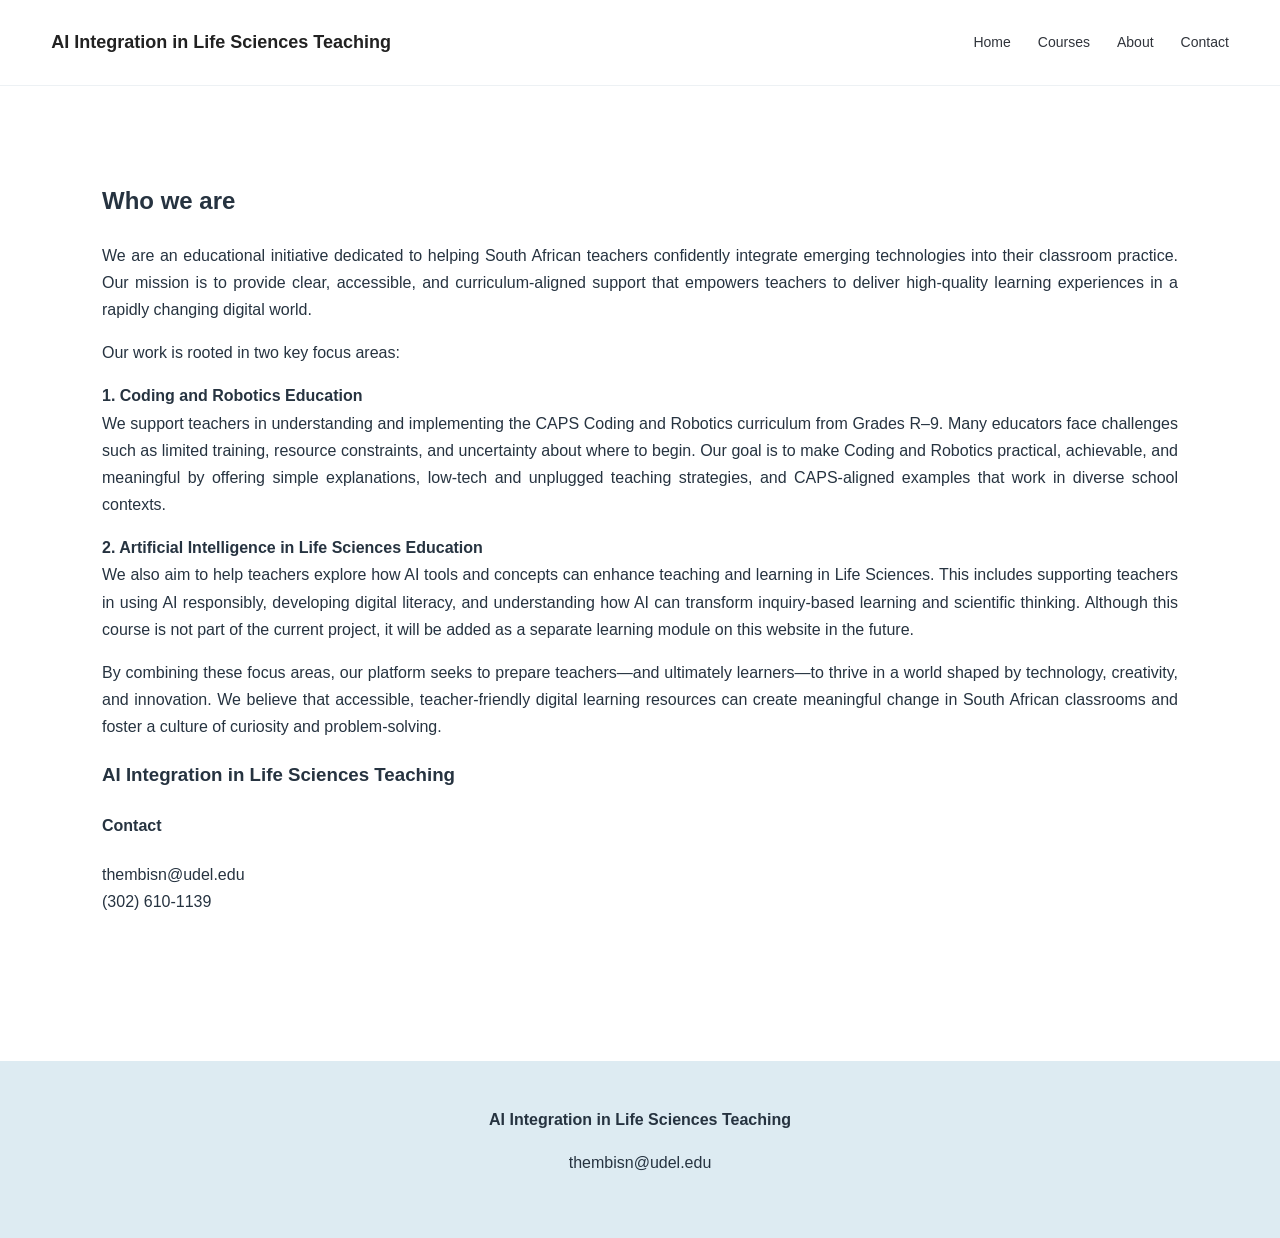
<file: about.html>
<!doctype html><html lang="en"><head><meta charset="utf-8"><meta name="viewport" content="width=device-width,initial-scale=1"><title>About — AI Integration in Life Sciences Teaching</title><link rel="stylesheet" href="assets/style.css"><script defer src="assets/site.js"></script></head><body><header><a class="brand" href="index.html">AI Integration in Life Sciences Teaching</a><nav><a href="index.html">Home</a><a href="course.html">Courses</a><a href="about.html">About</a><a href="contact.html">Contact</a></nav></header><main><section class="section"><h1>Who we are</h1><div class="sqs-html-content" data-sqsp-text-block-content=""><p class="" style="text-align:justify;white-space: normal !important;white-space:pre-wrap;">We are an educational initiative dedicated to helping South African teachers confidently integrate emerging technologies into their classroom practice. Our mission is to provide clear, accessible, and curriculum-aligned support that empowers teachers to deliver high-quality learning experiences in a rapidly changing digital world.</p><p class="" style="white-space:pre-wrap;">Our work is rooted in two key focus areas:</p><p class="" style="text-align:justify;white-space: normal !important;white-space:pre-wrap;"><strong>1. Coding and Robotics Education</strong><br/> We support teachers in understanding and implementing the CAPS Coding and Robotics curriculum from Grades R–9. Many educators face challenges such as limited training, resource constraints, and uncertainty about where to begin. Our goal is to make Coding and Robotics practical, achievable, and meaningful by offering simple explanations, low-tech and unplugged teaching strategies, and CAPS-aligned examples that work in diverse school contexts.</p><p class="" style="text-align:justify;white-space: normal !important;white-space:pre-wrap;"><strong>2. Artificial Intelligence in Life Sciences Education</strong><br/> We also aim to help teachers explore how AI tools and concepts can enhance teaching and learning in Life Sciences. This includes supporting teachers in using AI responsibly, developing digital literacy, and understanding how AI can transform inquiry-based learning and scientific thinking. Although this course is not part of the current project, it will be added as a separate learning module on this website in the future.</p><p class="" style="text-align:justify;white-space: normal !important;white-space:pre-wrap;">By combining these focus areas, our platform seeks to prepare teachers—and ultimately learners—to thrive in a world shaped by technology, creativity, and innovation. We believe that accessible, teacher-friendly digital learning resources can create meaningful change in South African classrooms and foster a culture of curiosity and problem-solving.</p></div><div class="sqs-html-content" data-sqsp-text-block-content=""><h3 style="white-space:pre-wrap;">AI Integration in Life Sciences Teaching</h3></div><div class="sqs-html-content" data-sqsp-text-block-content=""><h4 style="white-space:pre-wrap;">Contact</h4><p class="" style="white-space:pre-wrap;">thembisn@udel.edu<br/>(302) 610-1139</p></div></section></main><footer><strong>AI Integration in Life Sciences Teaching</strong><p>thembisn@udel.edu</p></footer></body></html>
</file>
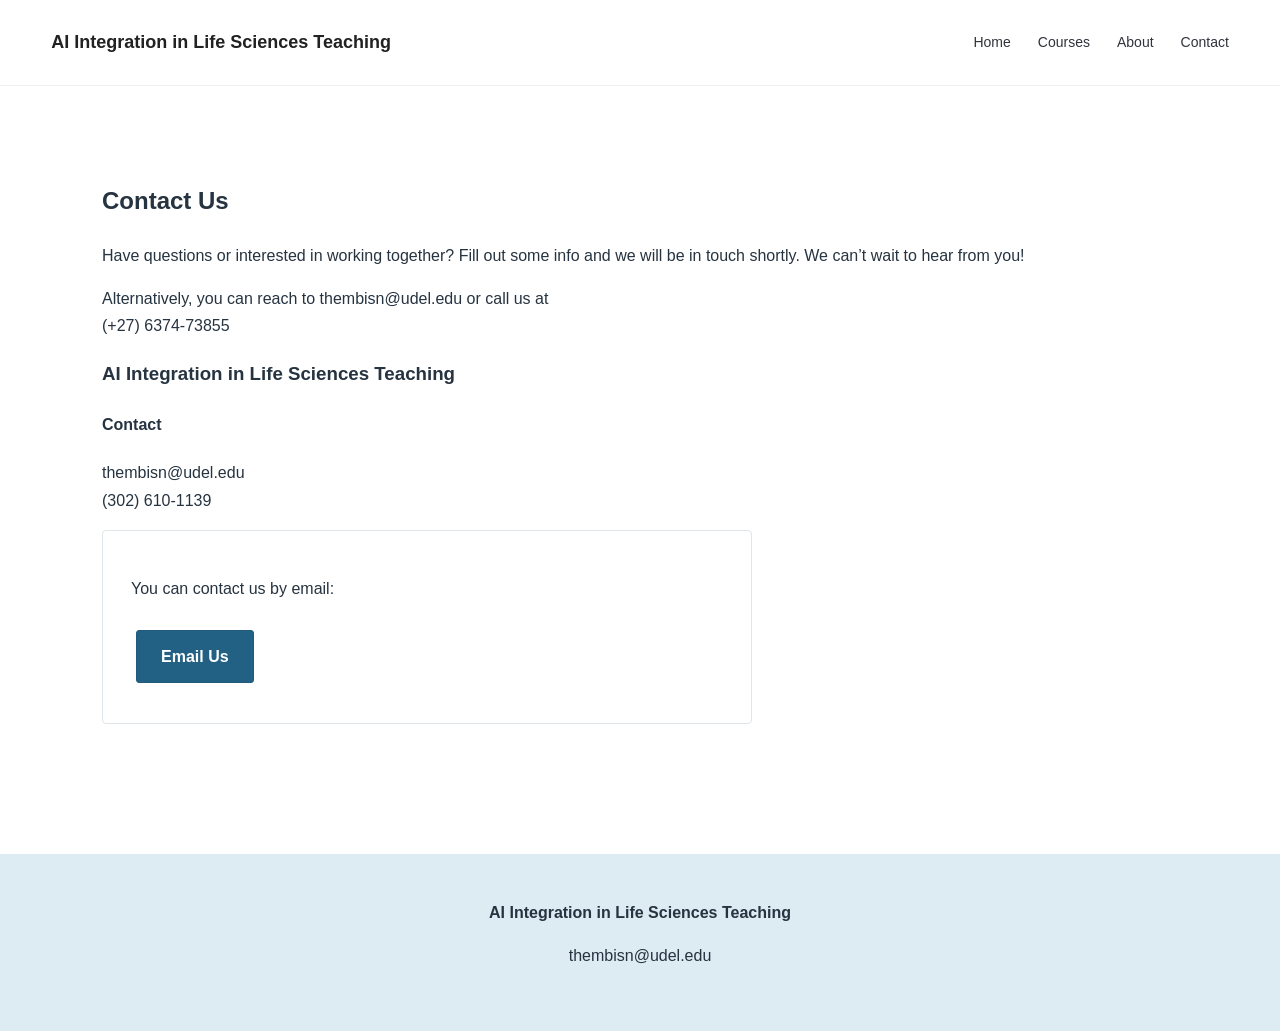
<file: contact.html>
<!doctype html><html lang="en"><head><meta charset="utf-8"><meta name="viewport" content="width=device-width,initial-scale=1"><title>Contact — AI Integration in Life Sciences Teaching</title><link rel="stylesheet" href="assets/style.css"><script defer src="assets/site.js"></script></head><body><header><a class="brand" href="index.html">AI Integration in Life Sciences Teaching</a><nav><a href="index.html">Home</a><a href="course.html">Courses</a><a href="about.html">About</a><a href="contact.html">Contact</a></nav></header><main><section class="section"><h1>Contact Us</h1><div class="sqs-html-content" data-sqsp-text-block-content=""><p class="" style="white-space:pre-wrap;">Have questions or interested in working together? Fill out some info and we will be in touch shortly. We can’t wait to hear from you!</p><p class="" style="white-space:pre-wrap;">Alternatively, you can reach to thembisn@udel.edu or call us at<br/>(+27) 6374-73855</p></div><div class="sqs-html-content" data-sqsp-text-block-content=""><h3 style="white-space:pre-wrap;">AI Integration in Life Sciences Teaching</h3></div><div class="sqs-html-content" data-sqsp-text-block-content=""><h4 style="white-space:pre-wrap;">Contact</h4><p class="" style="white-space:pre-wrap;">thembisn@udel.edu<br/>(302) 610-1139</p></div><div class="card" style="max-width:650px"><p>You can contact us by email:</p><a class="btn" href="mailto:thembisn@udel.edu?subject=AI%20Life%20Sciences%20Course%20Inquiry">Email Us</a></div></section></main><footer><strong>AI Integration in Life Sciences Teaching</strong><p>thembisn@udel.edu</p></footer></body></html>
</file>
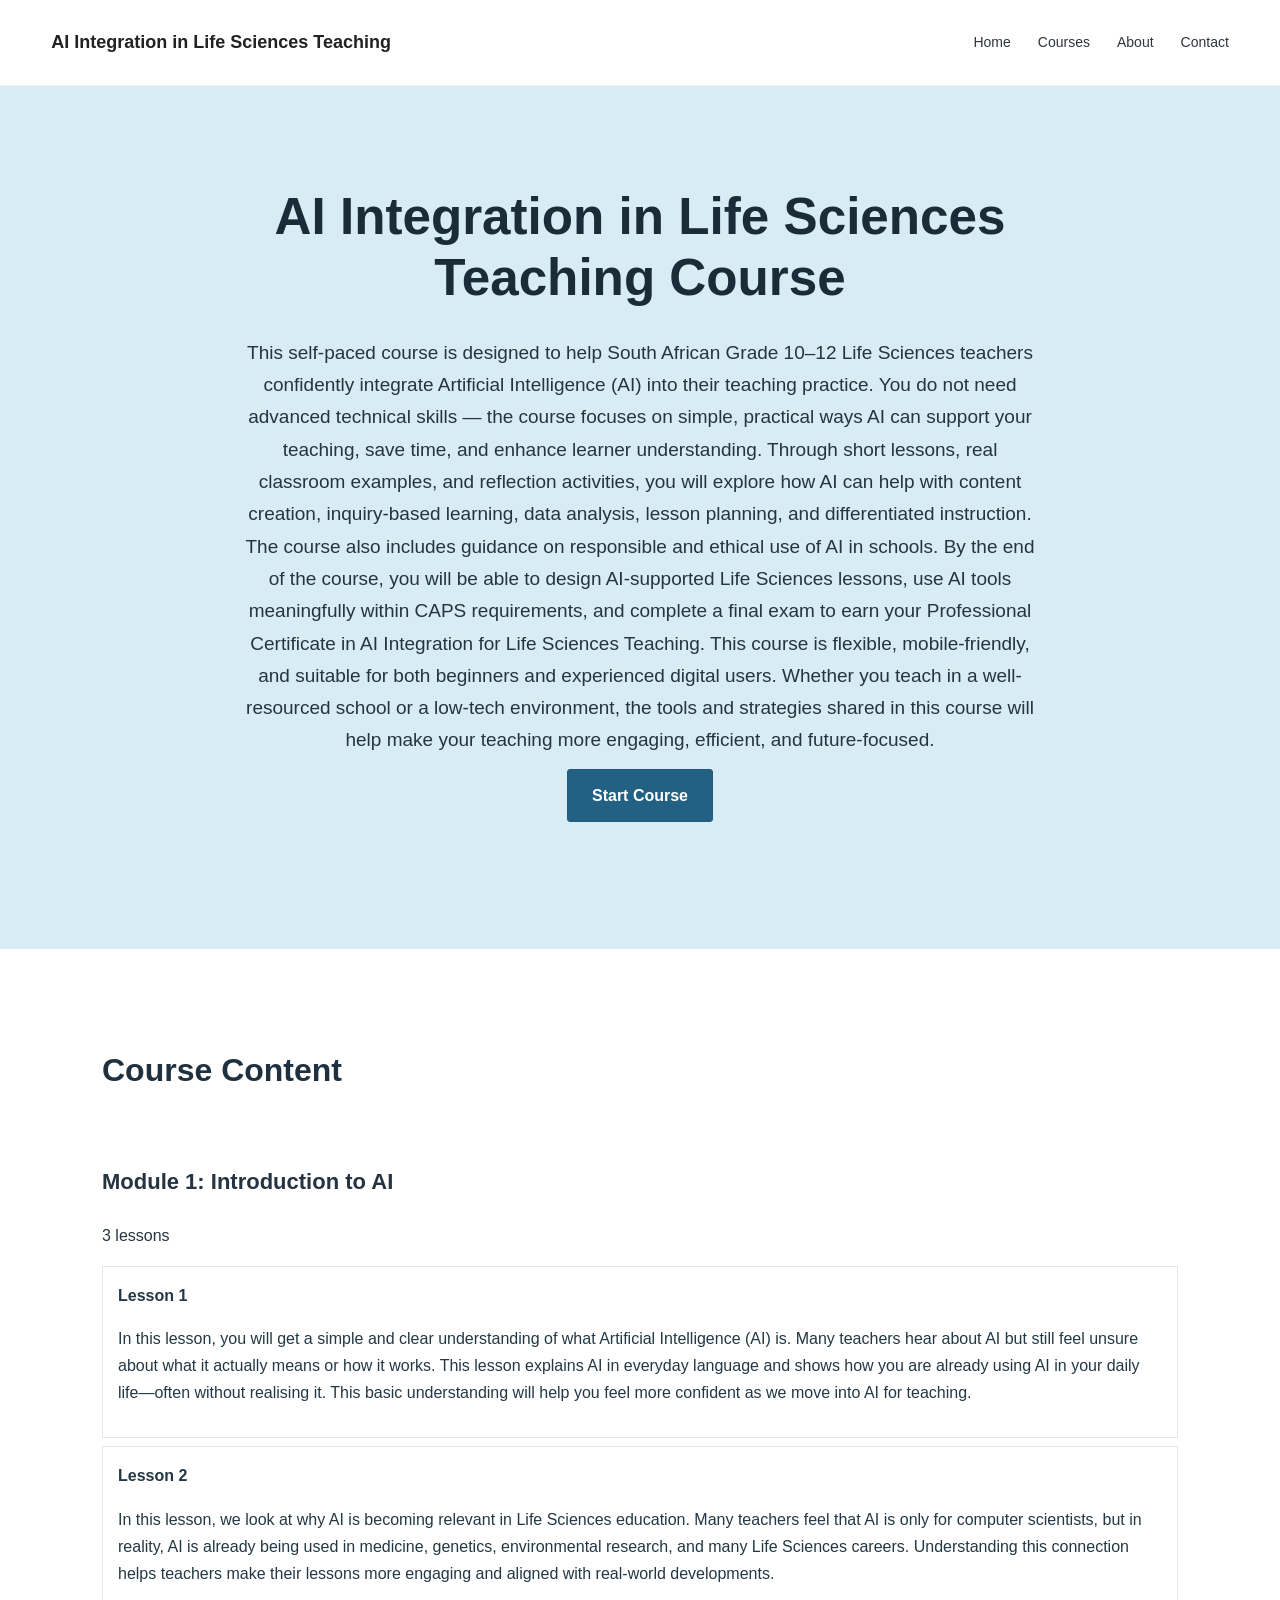
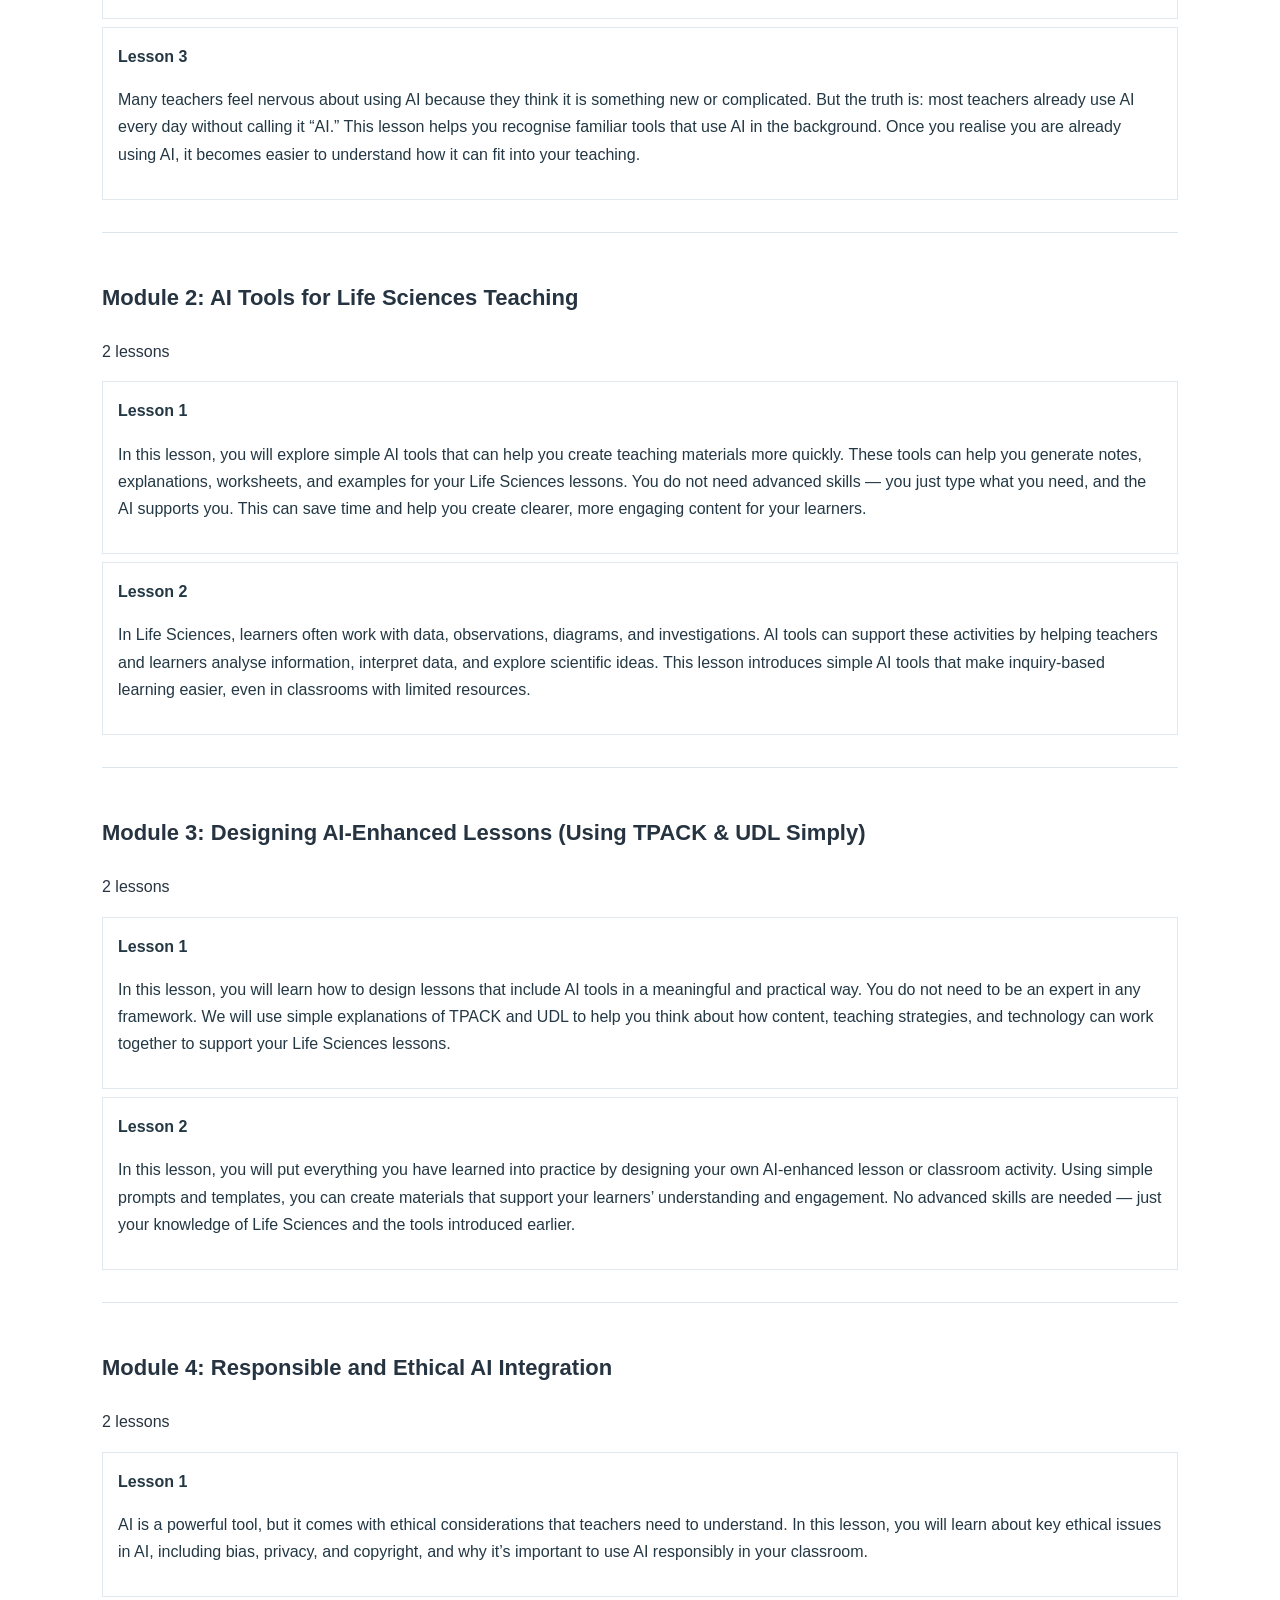
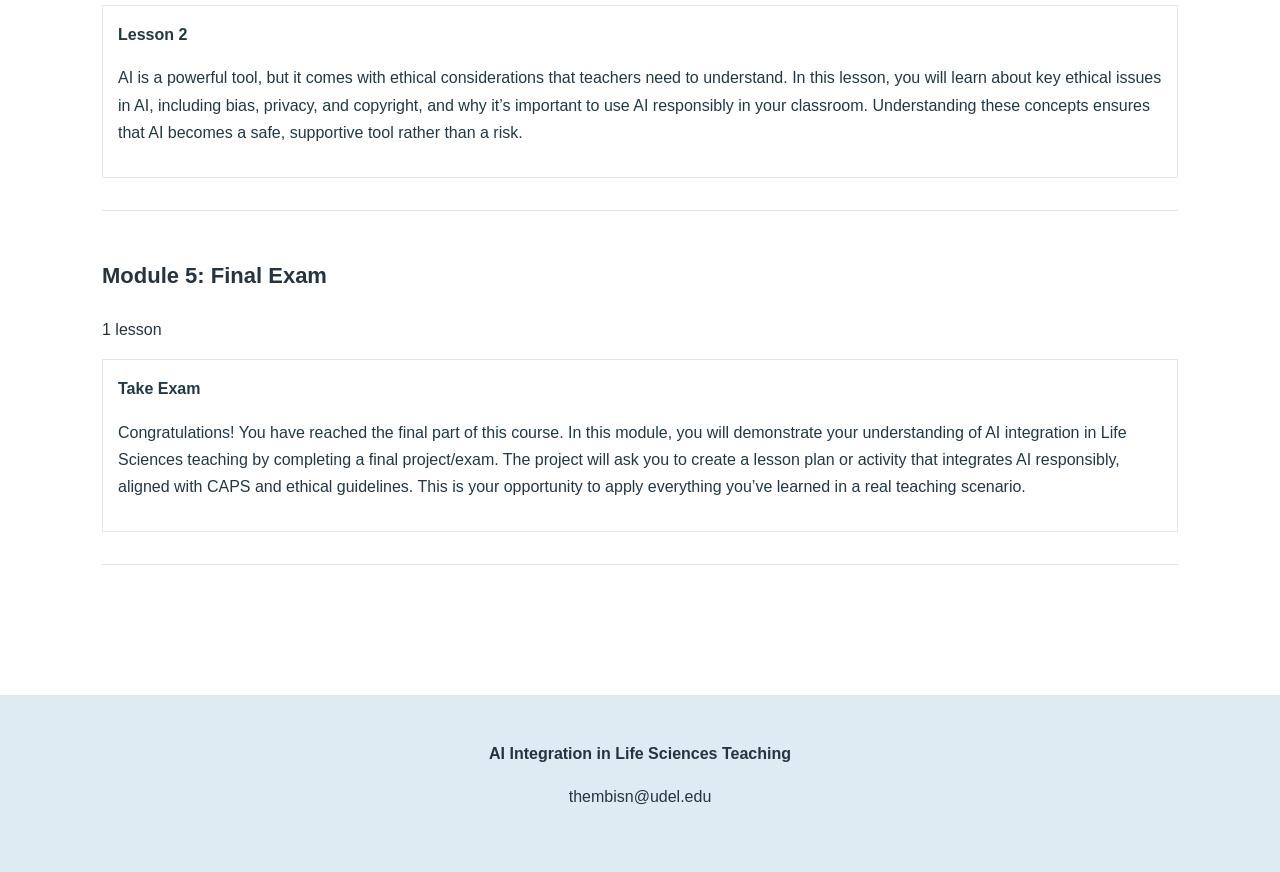
<file: course.html>
<!doctype html><html lang="en"><head><meta charset="utf-8"><meta name="viewport" content="width=device-width,initial-scale=1"><title>Course — AI Integration in Life Sciences Teaching</title><link rel="stylesheet" href="assets/style.css"><script defer src="assets/site.js"></script></head><body><header><a class="brand" href="index.html">AI Integration in Life Sciences Teaching</a><nav><a href="index.html">Home</a><a href="course.html">Courses</a><a href="about.html">About</a><a href="contact.html">Contact</a></nav></header><main><section class="hero"><h1>AI Integration in Life Sciences Teaching Course</h1><div class="centered-copy"><p>This self-paced course is designed to help South African Grade 10–12 Life Sciences teachers confidently integrate Artificial Intelligence (AI) into their teaching practice. You do not need advanced technical skills — the course focuses on simple, practical ways AI can support your teaching, save time, and enhance learner understanding. Through short lessons, real classroom examples, and reflection activities, you will explore how AI can help with content creation, inquiry-based learning, data analysis, lesson planning, and differentiated instruction. The course also includes guidance on responsible and ethical use of AI in schools. By the end of the course, you will be able to design AI-supported Life Sciences lessons, use AI tools meaningfully within CAPS requirements, and complete a final exam to earn your Professional Certificate in AI Integration for Life Sciences Teaching. This course is flexible, mobile-friendly, and suitable for both beginners and experienced digital users. Whether you teach in a well-resourced school or a low-tech environment, the tools and strategies shared in this course will help make your teaching more engaging, efficient, and future-focused.</p></div><a class="btn" href="module-1-lesson-1.html">Start Course</a></section><section class="section"><h2>Course Content</h2><div class="module"><h3>Module 1: Introduction to AI</h3><p>3 lessons</p><div class="lesson-list"><a href="module-1-lesson-1.html"><b>Lesson 1</b><p>In this lesson, you will get a simple and clear understanding of what Artificial Intelligence (AI) is. Many teachers hear about AI but still feel unsure about what it actually means or how it works. This lesson explains AI in everyday language and shows how you are already using AI in your daily life—often without realising it. This basic understanding will help you feel more confident as we move into AI for teaching.</p></a><a href="module-1-lesson-2.html"><b>Lesson 2</b><p>In this lesson, we look at why AI is becoming relevant in Life Sciences education. Many teachers feel that AI is only for computer scientists, but in reality, AI is already being used in medicine, genetics, environmental research, and many Life Sciences careers. Understanding this connection helps teachers make their lessons more engaging and aligned with real-world developments.</p></a><a href="module-1-lesson-3.html"><b>Lesson 3</b><p>Many teachers feel nervous about using AI because they think it is something new or complicated. But the truth is: most teachers already use AI every day without calling it “AI.” This lesson helps you recognise familiar tools that use AI in the background. Once you realise you are already using AI, it becomes easier to understand how it can fit into your teaching.</p></a></div></div><div class="module"><h3>Module 2: AI Tools for Life Sciences Teaching</h3><p>2 lessons</p><div class="lesson-list"><a href="module-2-lesson-1.html"><b>Lesson 1</b><p>In this lesson, you will explore simple AI tools that can help you create teaching materials more quickly. These tools can help you generate notes, explanations, worksheets, and examples for your Life Sciences lessons. You do not need advanced skills — you just type what you need, and the AI supports you. This can save time and help you create clearer, more engaging content for your learners.</p></a><a href="module-2-lesson-2.html"><b>Lesson 2</b><p>In Life Sciences, learners often work with data, observations, diagrams, and investigations. AI tools can support these activities by helping teachers and learners analyse information, interpret data, and explore scientific ideas. This lesson introduces simple AI tools that make inquiry-based learning easier, even in classrooms with limited resources.</p></a></div></div><div class="module"><h3>Module 3: Designing AI-Enhanced Lessons (Using TPACK &amp; UDL Simply)</h3><p>2 lessons</p><div class="lesson-list"><a href="module-3-lesson-1.html"><b>Lesson 1</b><p>In this lesson, you will learn how to design lessons that include AI tools in a meaningful and practical way. You do  not  need to be an expert in any framework. We will use simple explanations of TPACK and UDL to help you think about how content, teaching strategies, and technology can work together to support your Life Sciences lessons.</p></a><a href="module-3-lesson-2.html"><b>Lesson 2</b><p>In this lesson, you will put everything you have learned into practice by designing your own AI-enhanced lesson or classroom activity. Using simple prompts and templates, you can create materials that support your learners’ understanding and engagement. No advanced skills are needed — just your knowledge of Life Sciences and the tools introduced earlier.</p></a></div></div><div class="module"><h3>Module 4: Responsible and Ethical AI Integration</h3><p>2 lessons</p><div class="lesson-list"><a href="module-4-lesson-1.html"><b>Lesson 1</b><p>AI is a powerful tool, but it comes with ethical considerations that teachers need to understand. In this lesson, you will learn about key ethical issues in AI, including bias, privacy, and copyright, and why it’s important to use AI responsibly in your classroom.</p></a><a href="module-4-lesson-2.html"><b>Lesson 2</b><p>AI is a powerful tool, but it comes with ethical considerations that teachers need to understand. In this lesson, you will learn about key ethical issues in AI, including bias, privacy, and copyright, and why it’s important to use AI responsibly in your classroom. Understanding these concepts ensures that AI becomes a safe, supportive tool rather than a risk.</p></a></div></div><div class="module"><h3>Module 5: Final Exam</h3><p>1 lesson</p><div class="lesson-list"><a href="module-5-lesson-1.html"><b>Take Exam</b><p>Congratulations! You have reached the final part of this course. In this module, you will demonstrate your understanding of AI integration in Life Sciences teaching by completing a final project/exam. The project will ask you to create a lesson plan or activity that integrates AI responsibly, aligned with CAPS and ethical guidelines.  This is your opportunity to apply everything you’ve learned in a real teaching scenario.</p></a></div></div></section></main><footer><strong>AI Integration in Life Sciences Teaching</strong><p>thembisn@udel.edu</p></footer></body></html>
</file>
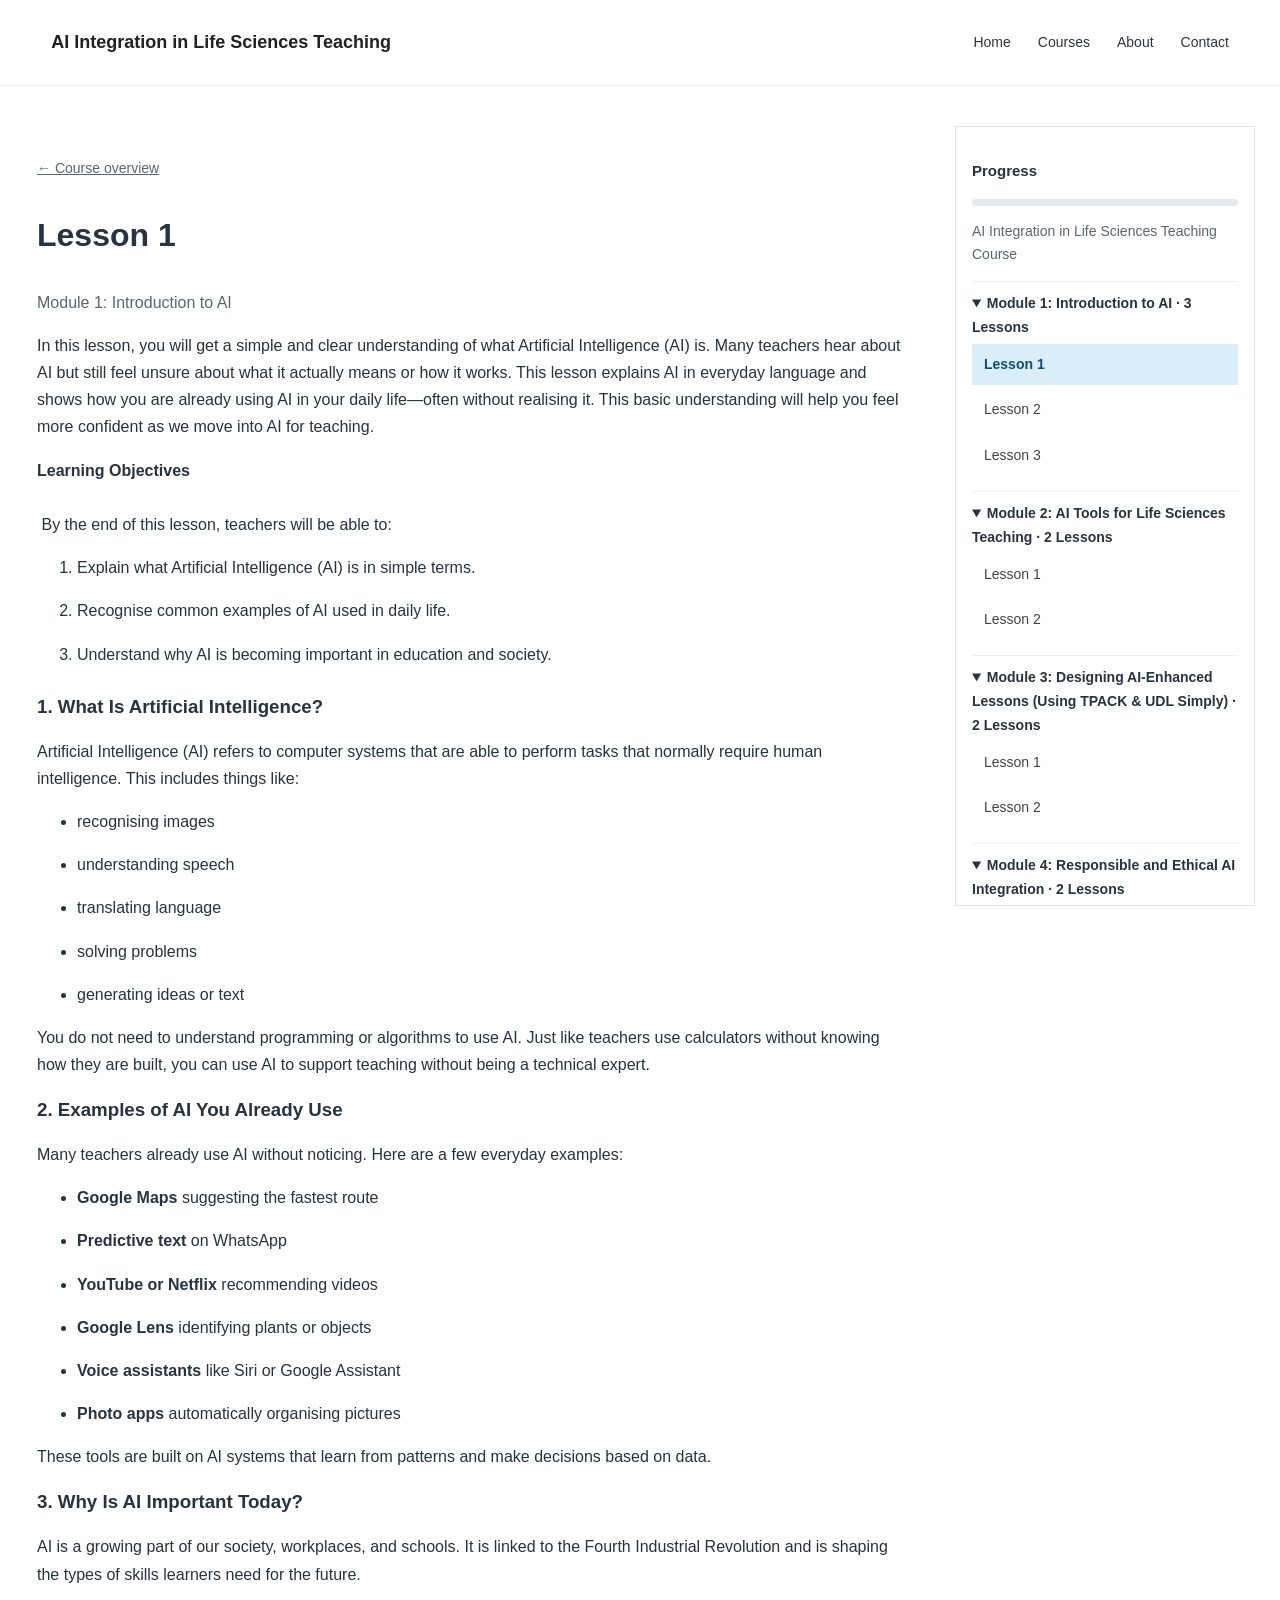
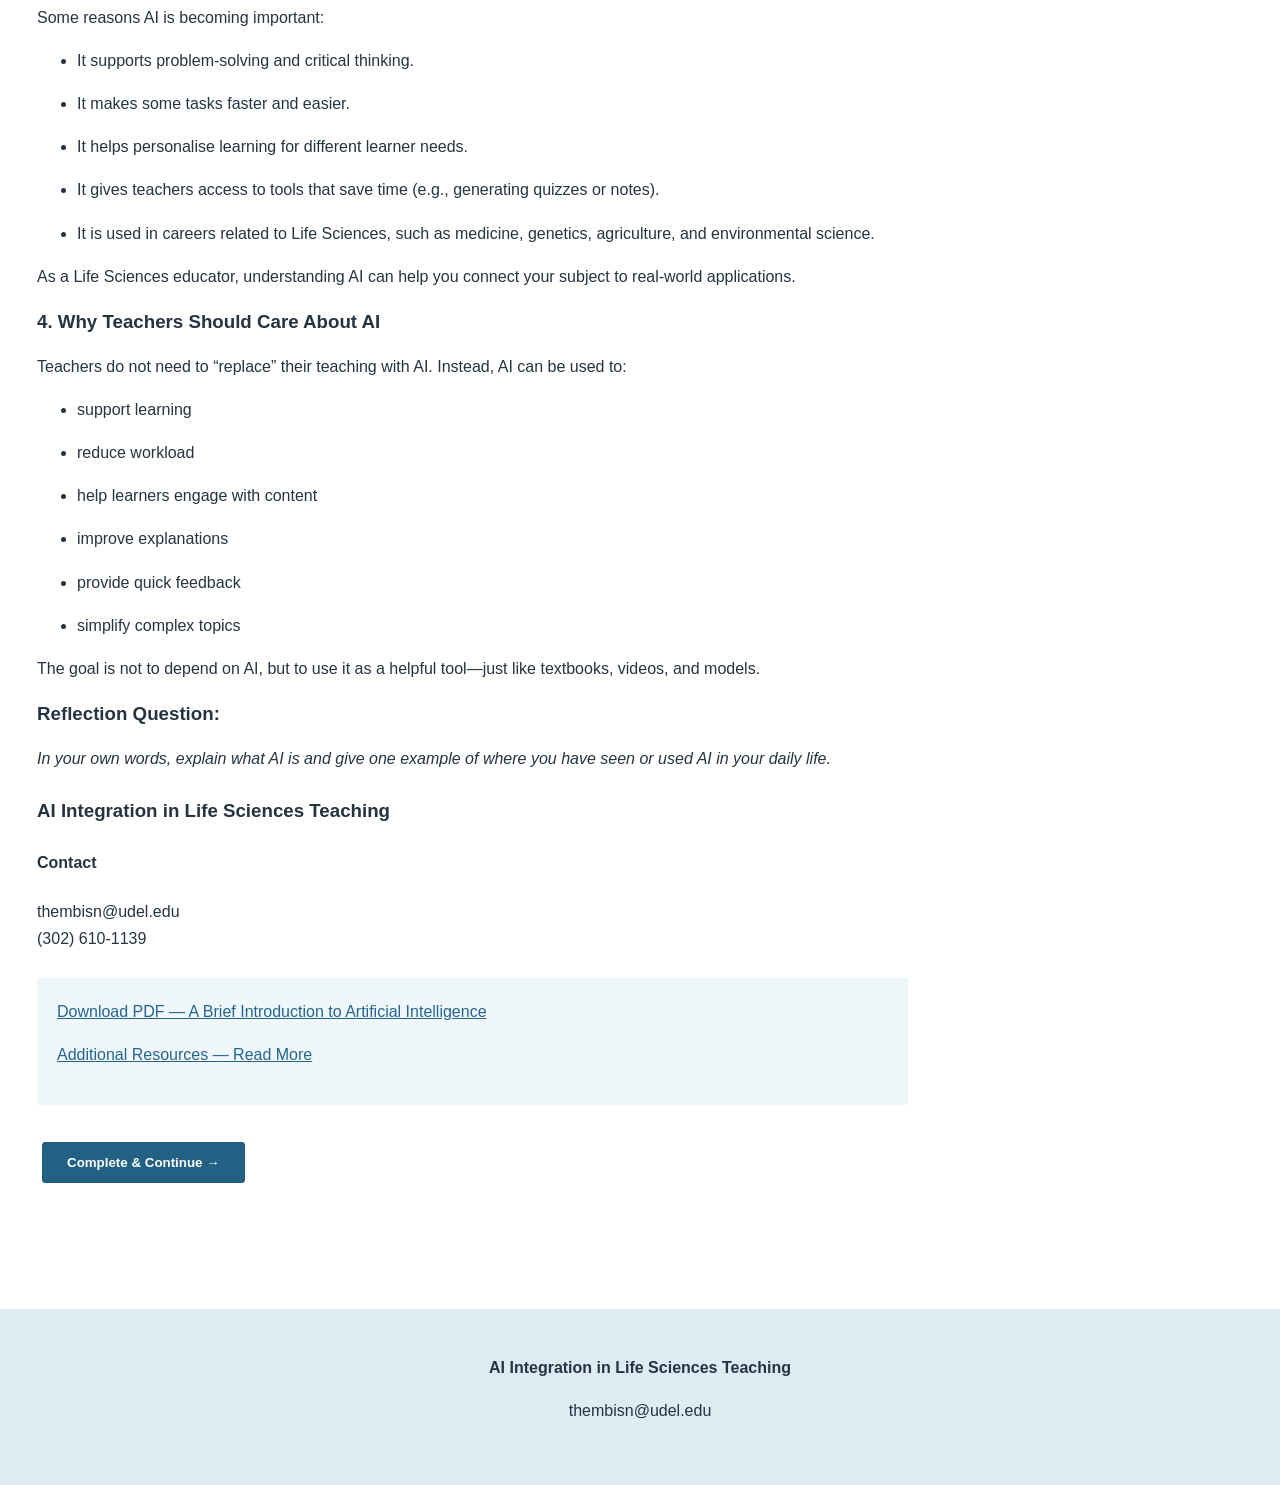
<file: module-1-lesson-1.html>
<!doctype html><html lang="en"><head><meta charset="utf-8"><meta name="viewport" content="width=device-width,initial-scale=1"><title>Lesson 1 — AI Integration in Life Sciences Teaching</title><link rel="stylesheet" href="assets/style.css"><script defer src="assets/site.js"></script></head><body><header><a class="brand" href="index.html">AI Integration in Life Sciences Teaching</a><nav><a href="index.html">Home</a><a href="course.html">Courses</a><a href="about.html">About</a><a href="contact.html">Contact</a></nav></header><main><div class="course-grid"><article class="lesson-content"><a href="course.html" class="small">← Course overview</a><h1>Lesson 1</h1><p class="small">Module 1: Introduction to AI</p><p>In this lesson, you will get a simple and clear understanding of what Artificial Intelligence (AI) is. Many teachers hear about AI but still feel unsure about what it actually means or how it works. This lesson explains AI in everyday language and shows how you are already using AI in your daily life—often without realising it. This basic understanding will help you feel more confident as we move into AI for teaching.</p><div class="sqs-html-content" data-sqsp-text-block-content=""><p class="" style="white-space:pre-wrap;"><strong>Learning Objectives<br/></strong><br/> By the end of this lesson, teachers will be able to:</p><ol data-rte-list="default"><li><p class="" style="white-space:pre-wrap;">Explain what Artificial Intelligence (AI) is in simple terms.</p></li><li><p class="" style="white-space:pre-wrap;">Recognise common examples of AI used in daily life.</p></li><li><p class="" style="white-space:pre-wrap;">Understand why AI is becoming important in education and society.</p></li></ol></div>
<div class="sqs-html-content" data-sqsp-text-block-content=""><h3 style="white-space:pre-wrap;"><strong>1. What Is Artificial Intelligence?</strong></h3><p class="" style="white-space:pre-wrap;">Artificial Intelligence (AI) refers to computer systems that are able to perform tasks that normally require human intelligence. This includes things like:</p><ul data-rte-list="default"><li><p class="" style="white-space:pre-wrap;">recognising images</p></li><li><p class="" style="white-space:pre-wrap;">understanding speech</p></li><li><p class="" style="white-space:pre-wrap;">translating language</p></li><li><p class="" style="white-space:pre-wrap;">solving problems</p></li><li><p class="" style="white-space:pre-wrap;">generating ideas or text</p></li></ul><p class="" style="white-space:pre-wrap;">You do not need to understand programming or algorithms to use AI. Just like teachers use calculators without knowing how they are built, you can use AI to support teaching without being a technical expert.</p><h3 style="white-space:pre-wrap;"><strong>2. Examples of AI You Already Use</strong></h3><p class="" style="white-space:pre-wrap;">Many teachers already use AI without noticing. Here are a few everyday examples:</p><ul data-rte-list="default"><li><p class="" style="white-space:pre-wrap;"><strong>Google Maps</strong> suggesting the fastest route</p></li><li><p class="" style="white-space:pre-wrap;"><strong>Predictive text</strong> on WhatsApp</p></li><li><p class="" style="white-space:pre-wrap;"><strong>YouTube or Netflix</strong> recommending videos</p></li><li><p class="" style="white-space:pre-wrap;"><strong>Google Lens</strong> identifying plants or objects</p></li><li><p class="" style="white-space:pre-wrap;"><strong>Voice assistants</strong> like Siri or Google Assistant</p></li><li><p class="" style="white-space:pre-wrap;"><strong>Photo apps</strong> automatically organising pictures</p></li></ul><p class="" style="white-space:pre-wrap;">These tools are built on AI systems that learn from patterns and make decisions based on data.</p><h3 style="white-space:pre-wrap;"><strong>3. Why Is AI Important Today?</strong></h3><p class="" style="white-space:pre-wrap;">AI is a growing part of our society, workplaces, and schools. It is linked to the Fourth Industrial Revolution and is shaping the types of skills learners need for the future.</p><p class="" style="white-space:pre-wrap;">Some reasons AI is becoming important:</p><ul data-rte-list="default"><li><p class="" style="white-space:pre-wrap;">It supports problem-solving and critical thinking.</p></li><li><p class="" style="white-space:pre-wrap;">It makes some tasks faster and easier.</p></li><li><p class="" style="white-space:pre-wrap;">It helps personalise learning for different learner needs.</p></li><li><p class="" style="white-space:pre-wrap;">It gives teachers access to tools that save time (e.g., generating quizzes or notes).</p></li><li><p class="" style="white-space:pre-wrap;">It is used in careers related to Life Sciences, such as medicine, genetics, agriculture, and environmental science.</p></li></ul><p class="" style="white-space:pre-wrap;">As a Life Sciences educator, understanding AI can help you connect your subject to real-world applications.</p><h3 style="white-space:pre-wrap;"><strong>4. Why Teachers Should Care About AI</strong></h3><p class="" style="white-space:pre-wrap;">Teachers do not need to “replace” their teaching with AI. Instead, AI can be used to:</p><ul data-rte-list="default"><li><p class="" style="white-space:pre-wrap;">support learning</p></li><li><p class="" style="white-space:pre-wrap;">reduce workload</p></li><li><p class="" style="white-space:pre-wrap;">help learners engage with content</p></li><li><p class="" style="white-space:pre-wrap;">improve explanations</p></li><li><p class="" style="white-space:pre-wrap;">provide quick feedback</p></li><li><p class="" style="white-space:pre-wrap;">simplify complex topics</p></li></ul><p class="" style="white-space:pre-wrap;">The goal is not to depend on AI, but to use it as a helpful tool—just like textbooks, videos, and models.</p><h3 style="white-space:pre-wrap;"><strong>Reflection Question:</strong></h3><p class="" style="white-space:pre-wrap;"><em>In your own words, explain what AI is and give one example of where you have seen or used AI in your daily life.</em></p></div>
<div class="sqs-html-content" data-sqsp-text-block-content=""><h3 style="white-space:pre-wrap;">AI Integration in Life Sciences Teaching</h3></div>
<div class="sqs-html-content" data-sqsp-text-block-content=""><h4 style="white-space:pre-wrap;">Contact</h4><p class="" style="white-space:pre-wrap;">thembisn@udel.edu<br/>(302) 610-1139</p></div><div class="resource"><a href="assets/A_Brief_Introduction_To_AI.pdf" download>Download PDF — A Brief Introduction to Artificial Intelligence</a><p><a href="https://www.ibm.com/think/topics/artificial-intelligence" target="_blank" rel="noopener">Additional Resources — Read More</a></p></div><p><button class="btn" data-complete="m1-l1" data-next="module-1-lesson-2.html">Complete &amp; Continue →</button></p></article><button class="toggle" type="button">Show / Hide Course Navigation</button><aside class="sidebar"><h3>Progress</h3><div class="bar"><span data-progress></span></div><p class="small">AI Integration in Life Sciences Teaching Course</p><details open><summary>Module 1: Introduction to AI · 3 Lessons</summary><a href="module-1-lesson-1.html" data-lesson="m1-l1" class="active" data-page="module-1-lesson-1.html">Lesson 1</a><a href="module-1-lesson-2.html" data-lesson="m1-l2" data-page="module-1-lesson-2.html">Lesson 2</a><a href="module-1-lesson-3.html" data-lesson="m1-l3" data-page="module-1-lesson-3.html">Lesson 3</a></details><details open><summary>Module 2: AI Tools for Life Sciences Teaching · 2 Lessons</summary><a href="module-2-lesson-1.html" data-lesson="m2-l1" data-page="module-2-lesson-1.html">Lesson 1</a><a href="module-2-lesson-2.html" data-lesson="m2-l2" data-page="module-2-lesson-2.html">Lesson 2</a></details><details open><summary>Module 3: Designing AI-Enhanced Lessons (Using TPACK &amp; UDL Simply) · 2 Lessons</summary><a href="module-3-lesson-1.html" data-lesson="m3-l1" data-page="module-3-lesson-1.html">Lesson 1</a><a href="module-3-lesson-2.html" data-lesson="m3-l2" data-page="module-3-lesson-2.html">Lesson 2</a></details><details open><summary>Module 4: Responsible and Ethical AI Integration · 2 Lessons</summary><a href="module-4-lesson-1.html" data-lesson="m4-l1" data-page="module-4-lesson-1.html">Lesson 1</a><a href="module-4-lesson-2.html" data-lesson="m4-l2" data-page="module-4-lesson-2.html">Lesson 2</a></details><details open><summary>Module 5: Final Exam · 1 Lesson</summary><a href="module-5-lesson-1.html" data-lesson="m5-l1" data-page="module-5-lesson-1.html">Take Exam</a></details></aside></div></main><footer><strong>AI Integration in Life Sciences Teaching</strong><p>thembisn@udel.edu</p></footer></body></html>
</file>
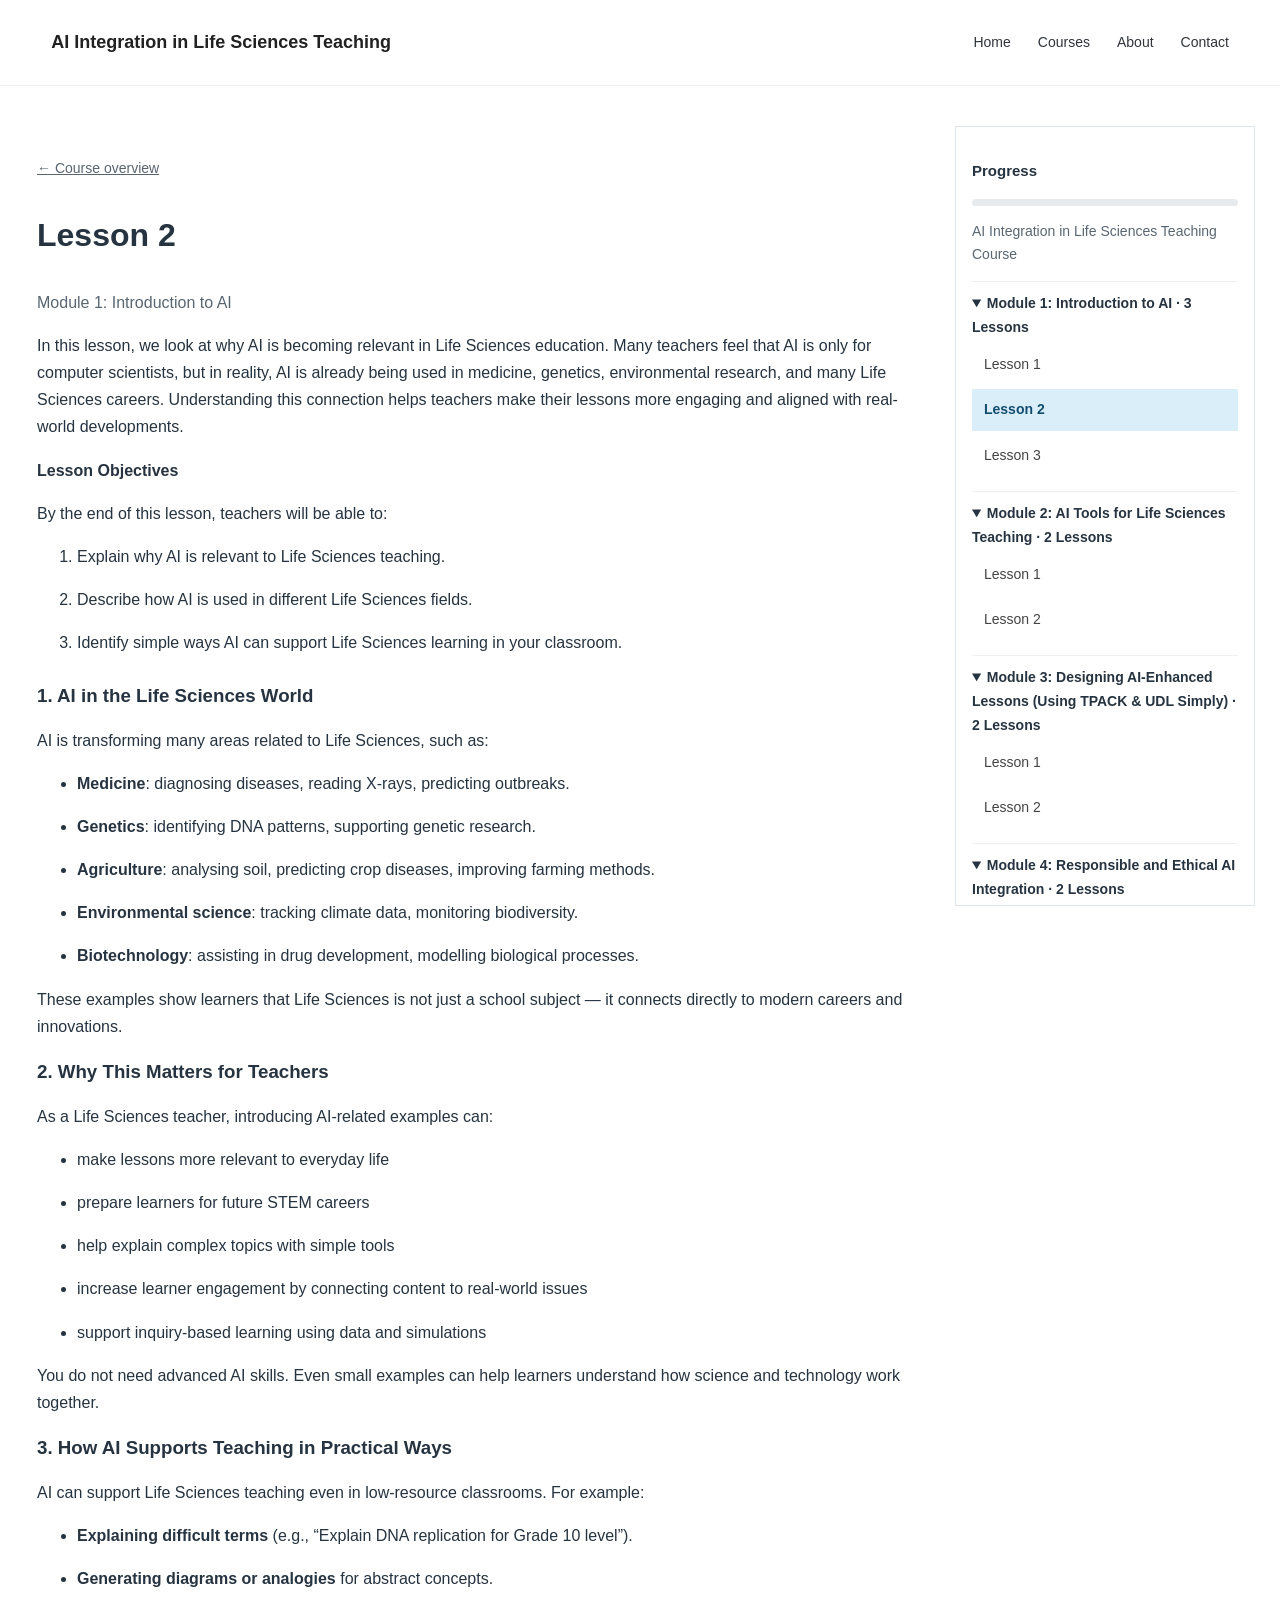
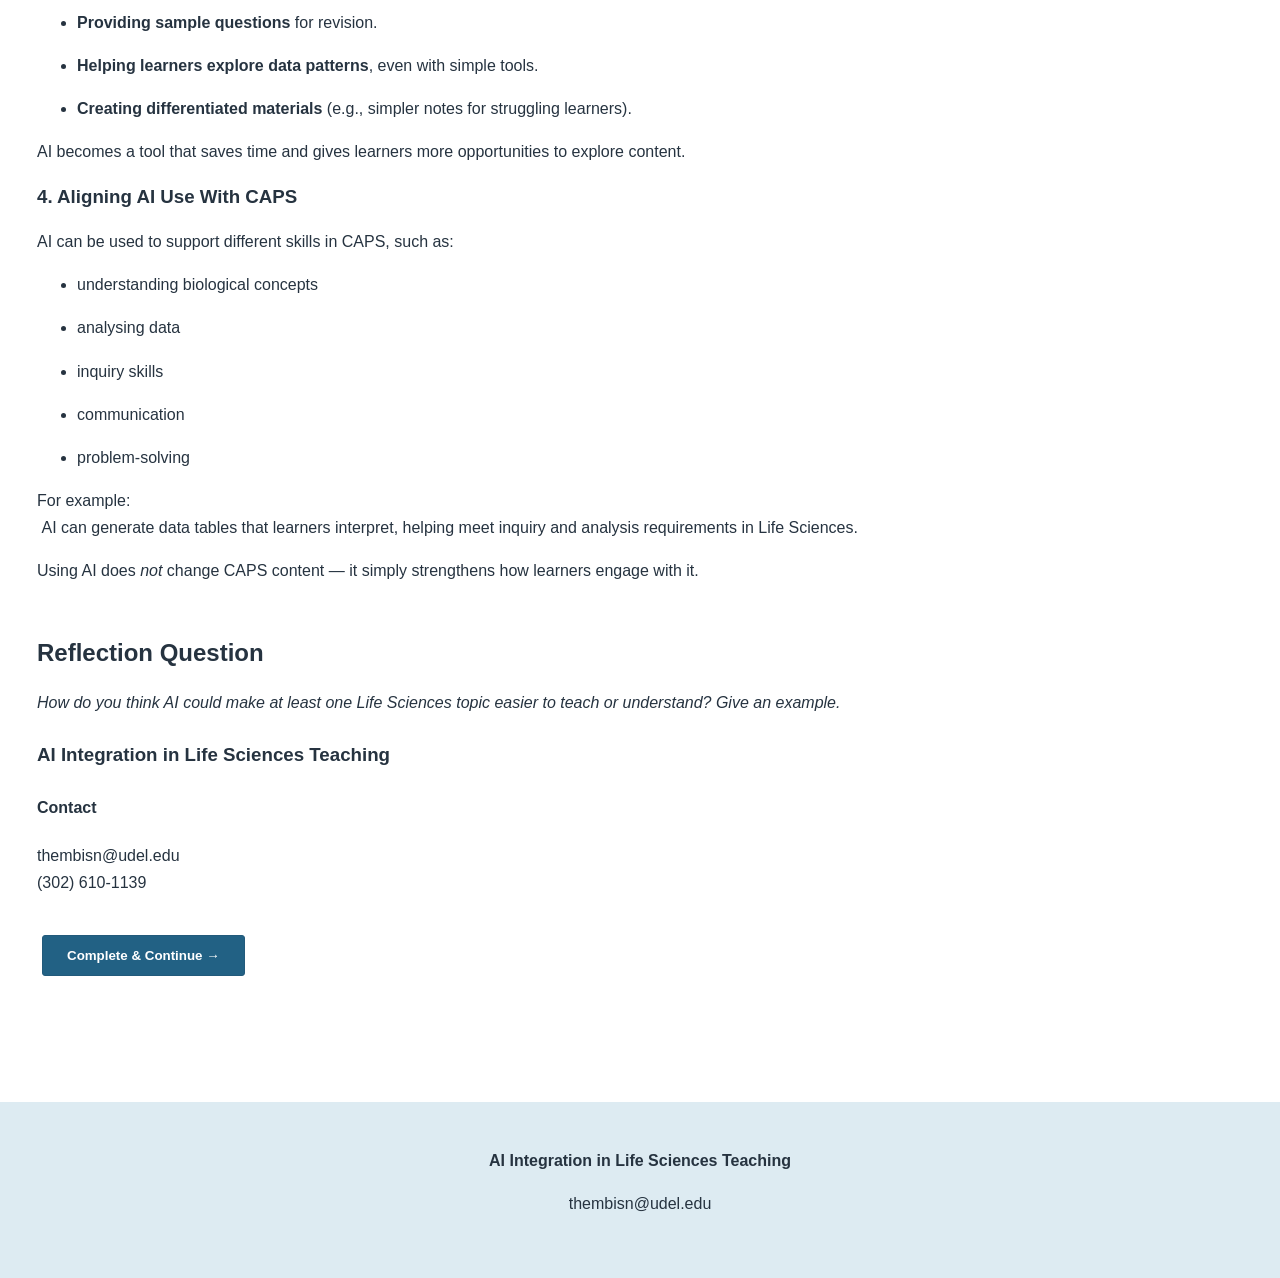
<file: module-1-lesson-2.html>
<!doctype html><html lang="en"><head><meta charset="utf-8"><meta name="viewport" content="width=device-width,initial-scale=1"><title>Lesson 2 — AI Integration in Life Sciences Teaching</title><link rel="stylesheet" href="assets/style.css"><script defer src="assets/site.js"></script></head><body><header><a class="brand" href="index.html">AI Integration in Life Sciences Teaching</a><nav><a href="index.html">Home</a><a href="course.html">Courses</a><a href="about.html">About</a><a href="contact.html">Contact</a></nav></header><main><div class="course-grid"><article class="lesson-content"><a href="course.html" class="small">← Course overview</a><h1>Lesson 2</h1><p class="small">Module 1: Introduction to AI</p><p>In this lesson, we look at why AI is becoming relevant in Life Sciences education. Many teachers feel that AI is only for computer scientists, but in reality, AI is already being used in medicine, genetics, environmental research, and many Life Sciences careers. Understanding this connection helps teachers make their lessons more engaging and aligned with real-world developments.</p><div class="sqs-html-content" data-sqsp-text-block-content=""><p class="" style="white-space:pre-wrap;"><strong>Lesson Objectives </strong></p><p class="" style="white-space:pre-wrap;">By the end of this lesson, teachers will be able to:</p><ol data-rte-list="default"><li><p class="" style="white-space:pre-wrap;">Explain why AI is relevant to Life Sciences teaching.</p></li><li><p class="" style="white-space:pre-wrap;">Describe how AI is used in different Life Sciences fields.</p></li><li><p class="" style="white-space:pre-wrap;">Identify simple ways AI can support Life Sciences learning in your classroom.</p></li></ol></div>
<div class="sqs-html-content" data-sqsp-text-block-content=""><h3 style="white-space:pre-wrap;"><strong>1. AI in the Life Sciences World</strong></h3><p class="" style="white-space:pre-wrap;">AI is transforming many areas related to Life Sciences, such as:</p><ul data-rte-list="default"><li><p class="" style="white-space:pre-wrap;"><strong>Medicine</strong>: diagnosing diseases, reading X-rays, predicting outbreaks.</p></li><li><p class="" style="white-space:pre-wrap;"><strong>Genetics</strong>: identifying DNA patterns, supporting genetic research.</p></li><li><p class="" style="white-space:pre-wrap;"><strong>Agriculture</strong>: analysing soil, predicting crop diseases, improving farming methods.</p></li><li><p class="" style="white-space:pre-wrap;"><strong>Environmental science</strong>: tracking climate data, monitoring biodiversity.</p></li><li><p class="" style="white-space:pre-wrap;"><strong>Biotechnology</strong>: assisting in drug development, modelling biological processes.</p></li></ul><p class="" style="white-space:pre-wrap;">These examples show learners that Life Sciences is not just a school subject — it connects directly to modern careers and innovations.</p><h3 style="white-space:pre-wrap;"><strong>2. Why This Matters for Teachers</strong></h3><p class="" style="white-space:pre-wrap;">As a Life Sciences teacher, introducing AI-related examples can:</p><ul data-rte-list="default"><li><p class="" style="white-space:pre-wrap;">make lessons more relevant to everyday life</p></li><li><p class="" style="white-space:pre-wrap;">prepare learners for future STEM careers</p></li><li><p class="" style="white-space:pre-wrap;">help explain complex topics with simple tools</p></li><li><p class="" style="white-space:pre-wrap;">increase learner engagement by connecting content to real-world issues</p></li><li><p class="" style="white-space:pre-wrap;">support inquiry-based learning using data and simulations</p></li></ul><p class="" style="white-space:pre-wrap;">You do not need advanced AI skills. Even small examples can help learners understand how science and technology work together.</p><h3 style="white-space:pre-wrap;"><strong>3. How AI Supports Teaching in Practical Ways</strong></h3><p class="" style="white-space:pre-wrap;">AI can support Life Sciences teaching even in low-resource classrooms. For example:</p><ul data-rte-list="default"><li><p class="" style="white-space:pre-wrap;"><strong>Explaining difficult terms</strong> (e.g., “Explain DNA replication for Grade 10 level”).</p></li><li><p class="" style="white-space:pre-wrap;"><strong>Generating diagrams or analogies</strong> for abstract concepts.</p></li><li><p class="" style="white-space:pre-wrap;"><strong>Providing sample questions</strong> for revision.</p></li><li><p class="" style="white-space:pre-wrap;"><strong>Helping learners explore data patterns</strong>, even with simple tools.</p></li><li><p class="" style="white-space:pre-wrap;"><strong>Creating differentiated materials</strong> (e.g., simpler notes for struggling learners).</p></li></ul><p class="" style="white-space:pre-wrap;">AI becomes a tool that saves time and gives learners more opportunities to explore content.</p><h3 style="white-space:pre-wrap;"><strong>4. Aligning AI Use With CAPS</strong></h3><p class="" style="white-space:pre-wrap;">AI can be used to support different skills in CAPS, such as:</p><ul data-rte-list="default"><li><p class="" style="white-space:pre-wrap;">understanding biological concepts</p></li><li><p class="" style="white-space:pre-wrap;">analysing data</p></li><li><p class="" style="white-space:pre-wrap;">inquiry skills</p></li><li><p class="" style="white-space:pre-wrap;">communication</p></li><li><p class="" style="white-space:pre-wrap;">problem-solving</p></li></ul><p class="" style="white-space:pre-wrap;">For example:<br/> AI can generate data tables that learners interpret, helping meet inquiry and analysis requirements in Life Sciences.</p><p class="" style="white-space:pre-wrap;">Using AI does <em>not</em> change CAPS content — it simply strengthens how learners engage with it.</p><h2 style="white-space:pre-wrap;"><br/><strong>Reflection Question</strong></h2><p class="" style="white-space:pre-wrap;"><em>How do you think AI could make at least one Life Sciences topic easier to teach or understand? Give an example.</em></p></div>
<div class="sqs-html-content" data-sqsp-text-block-content=""><h3 style="white-space:pre-wrap;">AI Integration in Life Sciences Teaching</h3></div>
<div class="sqs-html-content" data-sqsp-text-block-content=""><h4 style="white-space:pre-wrap;">Contact</h4><p class="" style="white-space:pre-wrap;">thembisn@udel.edu<br/>(302) 610-1139</p></div><p><button class="btn" data-complete="m1-l2" data-next="module-1-lesson-3.html">Complete &amp; Continue →</button></p></article><button class="toggle" type="button">Show / Hide Course Navigation</button><aside class="sidebar"><h3>Progress</h3><div class="bar"><span data-progress></span></div><p class="small">AI Integration in Life Sciences Teaching Course</p><details open><summary>Module 1: Introduction to AI · 3 Lessons</summary><a href="module-1-lesson-1.html" data-lesson="m1-l1" data-page="module-1-lesson-1.html">Lesson 1</a><a href="module-1-lesson-2.html" data-lesson="m1-l2" class="active" data-page="module-1-lesson-2.html">Lesson 2</a><a href="module-1-lesson-3.html" data-lesson="m1-l3" data-page="module-1-lesson-3.html">Lesson 3</a></details><details open><summary>Module 2: AI Tools for Life Sciences Teaching · 2 Lessons</summary><a href="module-2-lesson-1.html" data-lesson="m2-l1" data-page="module-2-lesson-1.html">Lesson 1</a><a href="module-2-lesson-2.html" data-lesson="m2-l2" data-page="module-2-lesson-2.html">Lesson 2</a></details><details open><summary>Module 3: Designing AI-Enhanced Lessons (Using TPACK &amp; UDL Simply) · 2 Lessons</summary><a href="module-3-lesson-1.html" data-lesson="m3-l1" data-page="module-3-lesson-1.html">Lesson 1</a><a href="module-3-lesson-2.html" data-lesson="m3-l2" data-page="module-3-lesson-2.html">Lesson 2</a></details><details open><summary>Module 4: Responsible and Ethical AI Integration · 2 Lessons</summary><a href="module-4-lesson-1.html" data-lesson="m4-l1" data-page="module-4-lesson-1.html">Lesson 1</a><a href="module-4-lesson-2.html" data-lesson="m4-l2" data-page="module-4-lesson-2.html">Lesson 2</a></details><details open><summary>Module 5: Final Exam · 1 Lesson</summary><a href="module-5-lesson-1.html" data-lesson="m5-l1" data-page="module-5-lesson-1.html">Take Exam</a></details></aside></div></main><footer><strong>AI Integration in Life Sciences Teaching</strong><p>thembisn@udel.edu</p></footer></body></html>
</file>
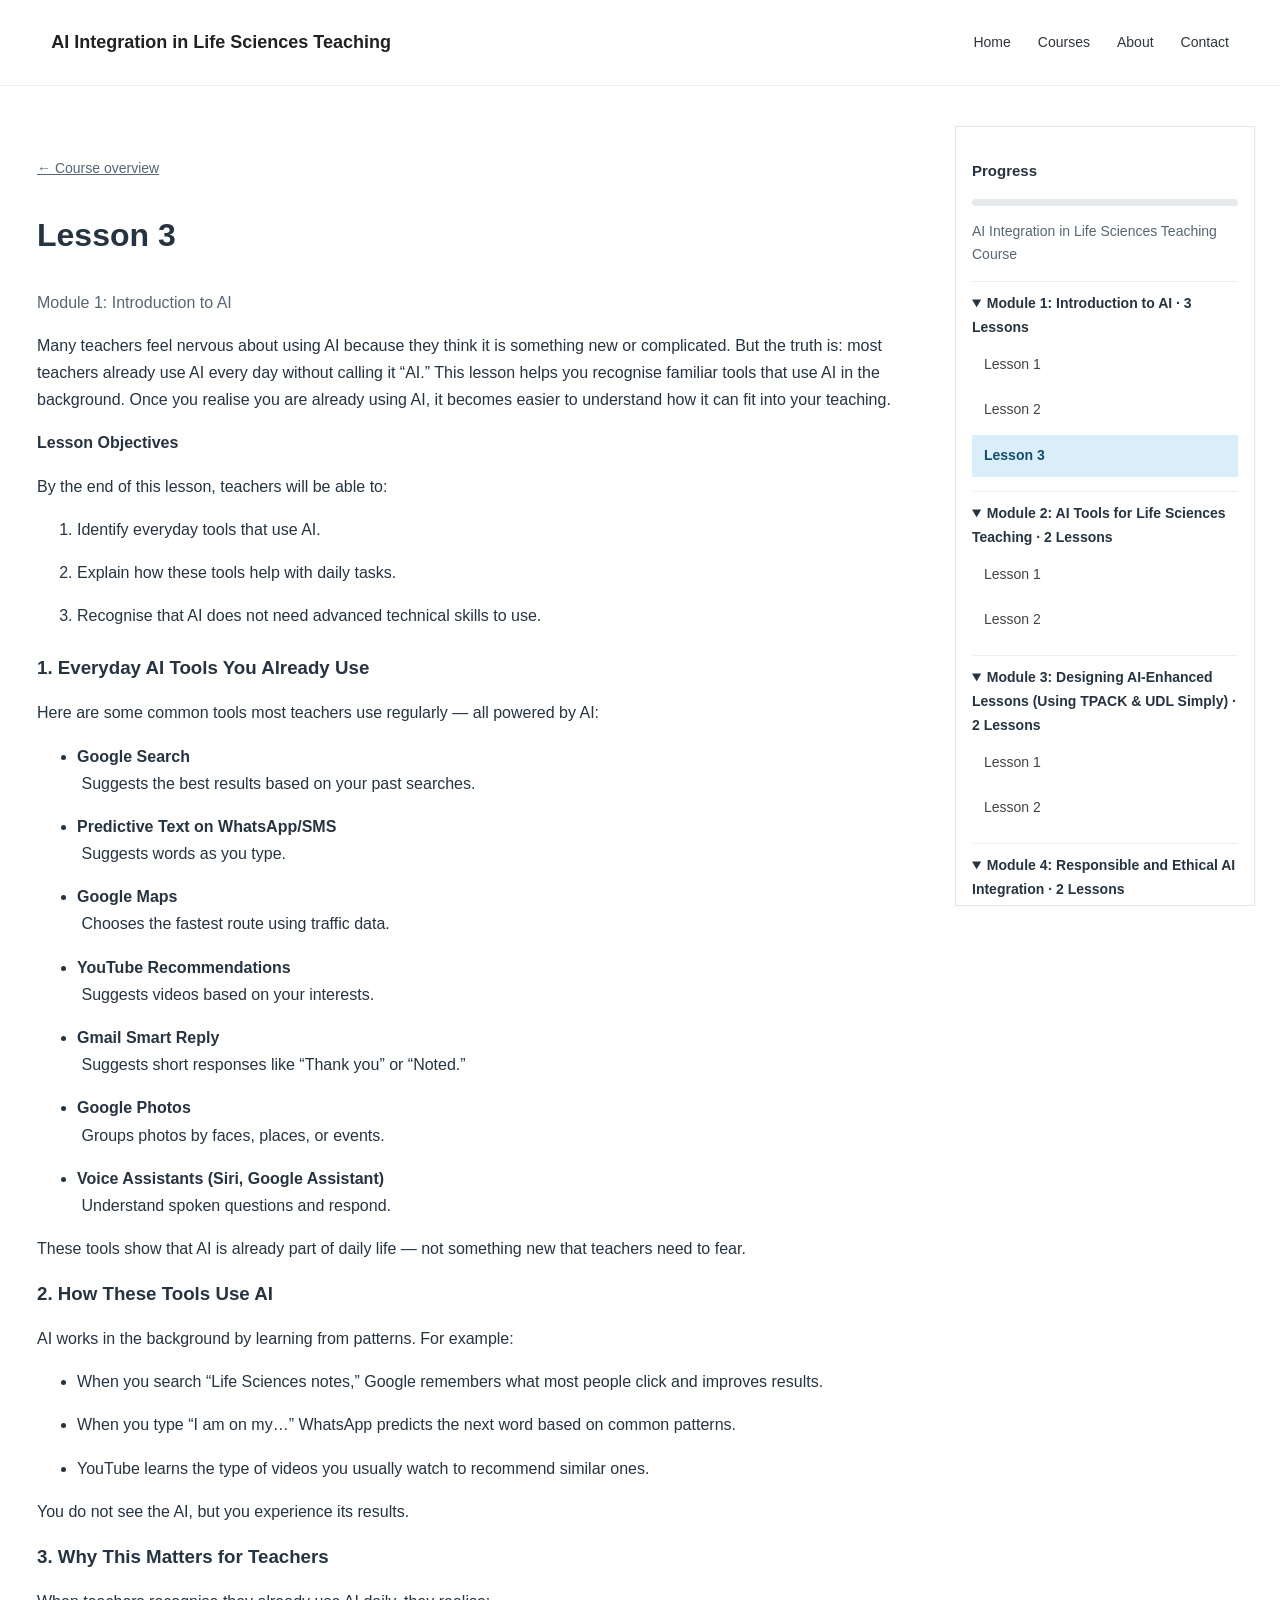
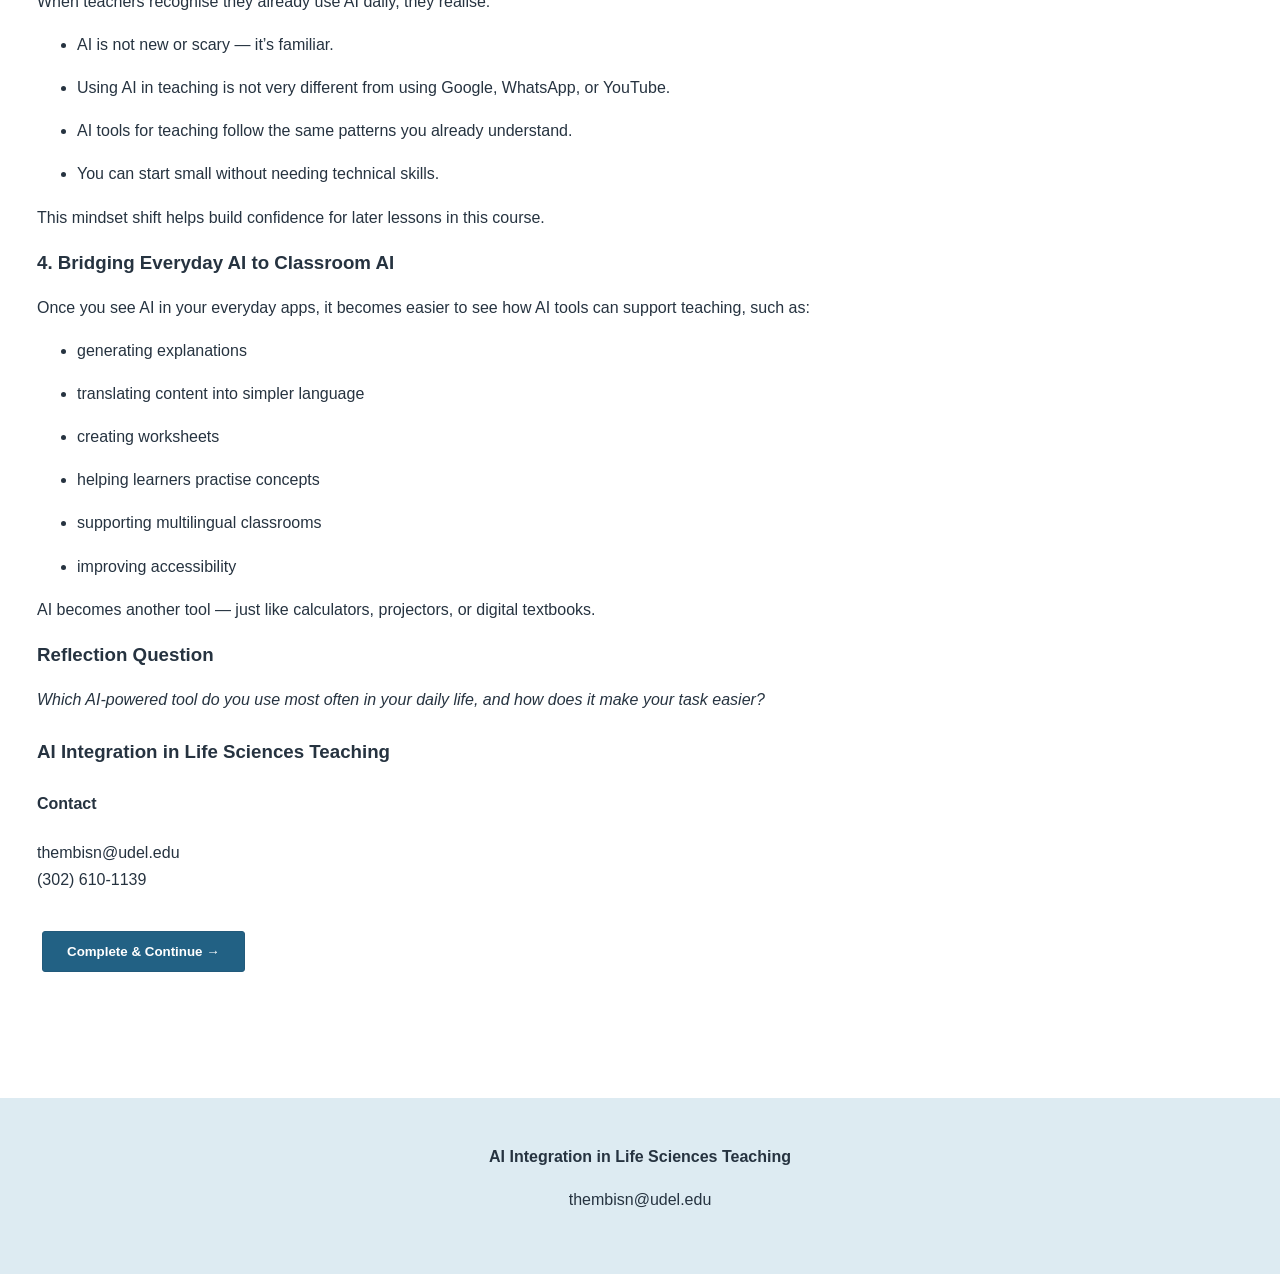
<file: module-1-lesson-3.html>
<!doctype html><html lang="en"><head><meta charset="utf-8"><meta name="viewport" content="width=device-width,initial-scale=1"><title>Lesson 3 — AI Integration in Life Sciences Teaching</title><link rel="stylesheet" href="assets/style.css"><script defer src="assets/site.js"></script></head><body><header><a class="brand" href="index.html">AI Integration in Life Sciences Teaching</a><nav><a href="index.html">Home</a><a href="course.html">Courses</a><a href="about.html">About</a><a href="contact.html">Contact</a></nav></header><main><div class="course-grid"><article class="lesson-content"><a href="course.html" class="small">← Course overview</a><h1>Lesson 3</h1><p class="small">Module 1: Introduction to AI</p><p>Many teachers feel nervous about using AI because they think it is something new or complicated. But the truth is: most teachers already use AI every day without calling it “AI.” This lesson helps you recognise familiar tools that use AI in the background. Once you realise you are already using AI, it becomes easier to understand how it can fit into your teaching.</p><div class="sqs-html-content" data-sqsp-text-block-content=""><p class="" style="white-space:pre-wrap;"><strong>Lesson Objectives </strong></p><p class="" style="white-space:pre-wrap;">By the end of this lesson, teachers will be able to:</p><ol data-rte-list="default"><li><p class="" style="white-space:pre-wrap;">Identify everyday tools that use AI.</p></li><li><p class="" style="white-space:pre-wrap;">Explain how these tools help with daily tasks.</p></li><li><p class="" style="white-space:pre-wrap;">Recognise that AI does not need advanced technical skills to use.</p></li></ol></div>
<div class="sqs-html-content" data-sqsp-text-block-content=""><h3 style="white-space:pre-wrap;"><strong>1. Everyday AI Tools You Already Use</strong></h3><p class="" style="white-space:pre-wrap;">Here are some common tools most teachers use regularly — all powered by AI:</p><ul data-rte-list="default"><li><p class="" style="white-space:pre-wrap;"><strong>Google Search</strong><br/> Suggests the best results based on your past searches.</p></li><li><p class="" style="white-space:pre-wrap;"><strong>Predictive Text on WhatsApp/SMS</strong><br/> Suggests words as you type.</p></li><li><p class="" style="white-space:pre-wrap;"><strong>Google Maps</strong><br/> Chooses the fastest route using traffic data.</p></li><li><p class="" style="white-space:pre-wrap;"><strong>YouTube Recommendations</strong><br/> Suggests videos based on your interests.</p></li><li><p class="" style="white-space:pre-wrap;"><strong>Gmail Smart Reply</strong><br/> Suggests short responses like “Thank you” or “Noted.”</p></li><li><p class="" style="white-space:pre-wrap;"><strong>Google Photos</strong><br/> Groups photos by faces, places, or events.</p></li><li><p class="" style="white-space:pre-wrap;"><strong>Voice Assistants (Siri, Google Assistant)</strong><br/> Understand spoken questions and respond.</p></li></ul><p class="" style="white-space:pre-wrap;">These tools show that AI is already part of daily life — not something new that teachers need to fear.</p><h3 style="white-space:pre-wrap;"><strong>2. How These Tools Use AI</strong></h3><p class="" style="white-space:pre-wrap;">AI works in the background by learning from patterns. For example:</p><ul data-rte-list="default"><li><p class="" style="white-space:pre-wrap;">When you search “Life Sciences notes,” Google remembers what most people click and improves results.</p></li><li><p class="" style="white-space:pre-wrap;">When you type “I am on my…” WhatsApp predicts the next word based on common patterns.</p></li><li><p class="" style="white-space:pre-wrap;">YouTube learns the type of videos you usually watch to recommend similar ones.</p></li></ul><p class="" style="white-space:pre-wrap;">You do not see the AI, but you experience its results.</p><h3 style="white-space:pre-wrap;"><strong>3. Why This Matters for Teachers</strong></h3><p class="" style="white-space:pre-wrap;">When teachers recognise they already use AI daily, they realise:</p><ul data-rte-list="default"><li><p class="" style="white-space:pre-wrap;">AI is not new or scary — it’s familiar.</p></li><li><p class="" style="white-space:pre-wrap;">Using AI in teaching is not very different from using Google, WhatsApp, or YouTube.</p></li><li><p class="" style="white-space:pre-wrap;">AI tools for teaching follow the same patterns you already understand.</p></li><li><p class="" style="white-space:pre-wrap;">You can start small without needing technical skills.</p></li></ul><p class="" style="white-space:pre-wrap;">This mindset shift helps build confidence for later lessons in this course.</p><h3 style="white-space:pre-wrap;"><strong>4. Bridging Everyday AI to Classroom AI</strong></h3><p class="" style="white-space:pre-wrap;">Once you see AI in your everyday apps, it becomes easier to see how AI tools can support teaching, such as:</p><ul data-rte-list="default"><li><p class="" style="white-space:pre-wrap;">generating explanations</p></li><li><p class="" style="white-space:pre-wrap;">translating content into simpler language</p></li><li><p class="" style="white-space:pre-wrap;">creating worksheets</p></li><li><p class="" style="white-space:pre-wrap;">helping learners practise concepts</p></li><li><p class="" style="white-space:pre-wrap;">supporting multilingual classrooms</p></li><li><p class="" style="white-space:pre-wrap;">improving accessibility</p></li></ul><p class="" style="white-space:pre-wrap;">AI becomes another tool — just like calculators, projectors, or digital textbooks.</p><h3 style="white-space:pre-wrap;"><strong>Reflection Question</strong></h3><p class="" style="white-space:pre-wrap;"><em>Which AI-powered tool do you use most often in your daily life, and how does it make your task easier?</em></p></div>
<div class="sqs-html-content" data-sqsp-text-block-content=""><h3 style="white-space:pre-wrap;">AI Integration in Life Sciences Teaching</h3></div>
<div class="sqs-html-content" data-sqsp-text-block-content=""><h4 style="white-space:pre-wrap;">Contact</h4><p class="" style="white-space:pre-wrap;">thembisn@udel.edu<br/>(302) 610-1139</p></div><p><button class="btn" data-complete="m1-l3" data-next="module-2-lesson-1.html">Complete &amp; Continue →</button></p></article><button class="toggle" type="button">Show / Hide Course Navigation</button><aside class="sidebar"><h3>Progress</h3><div class="bar"><span data-progress></span></div><p class="small">AI Integration in Life Sciences Teaching Course</p><details open><summary>Module 1: Introduction to AI · 3 Lessons</summary><a href="module-1-lesson-1.html" data-lesson="m1-l1" data-page="module-1-lesson-1.html">Lesson 1</a><a href="module-1-lesson-2.html" data-lesson="m1-l2" data-page="module-1-lesson-2.html">Lesson 2</a><a href="module-1-lesson-3.html" data-lesson="m1-l3" class="active" data-page="module-1-lesson-3.html">Lesson 3</a></details><details open><summary>Module 2: AI Tools for Life Sciences Teaching · 2 Lessons</summary><a href="module-2-lesson-1.html" data-lesson="m2-l1" data-page="module-2-lesson-1.html">Lesson 1</a><a href="module-2-lesson-2.html" data-lesson="m2-l2" data-page="module-2-lesson-2.html">Lesson 2</a></details><details open><summary>Module 3: Designing AI-Enhanced Lessons (Using TPACK &amp; UDL Simply) · 2 Lessons</summary><a href="module-3-lesson-1.html" data-lesson="m3-l1" data-page="module-3-lesson-1.html">Lesson 1</a><a href="module-3-lesson-2.html" data-lesson="m3-l2" data-page="module-3-lesson-2.html">Lesson 2</a></details><details open><summary>Module 4: Responsible and Ethical AI Integration · 2 Lessons</summary><a href="module-4-lesson-1.html" data-lesson="m4-l1" data-page="module-4-lesson-1.html">Lesson 1</a><a href="module-4-lesson-2.html" data-lesson="m4-l2" data-page="module-4-lesson-2.html">Lesson 2</a></details><details open><summary>Module 5: Final Exam · 1 Lesson</summary><a href="module-5-lesson-1.html" data-lesson="m5-l1" data-page="module-5-lesson-1.html">Take Exam</a></details></aside></div></main><footer><strong>AI Integration in Life Sciences Teaching</strong><p>thembisn@udel.edu</p></footer></body></html>
</file>
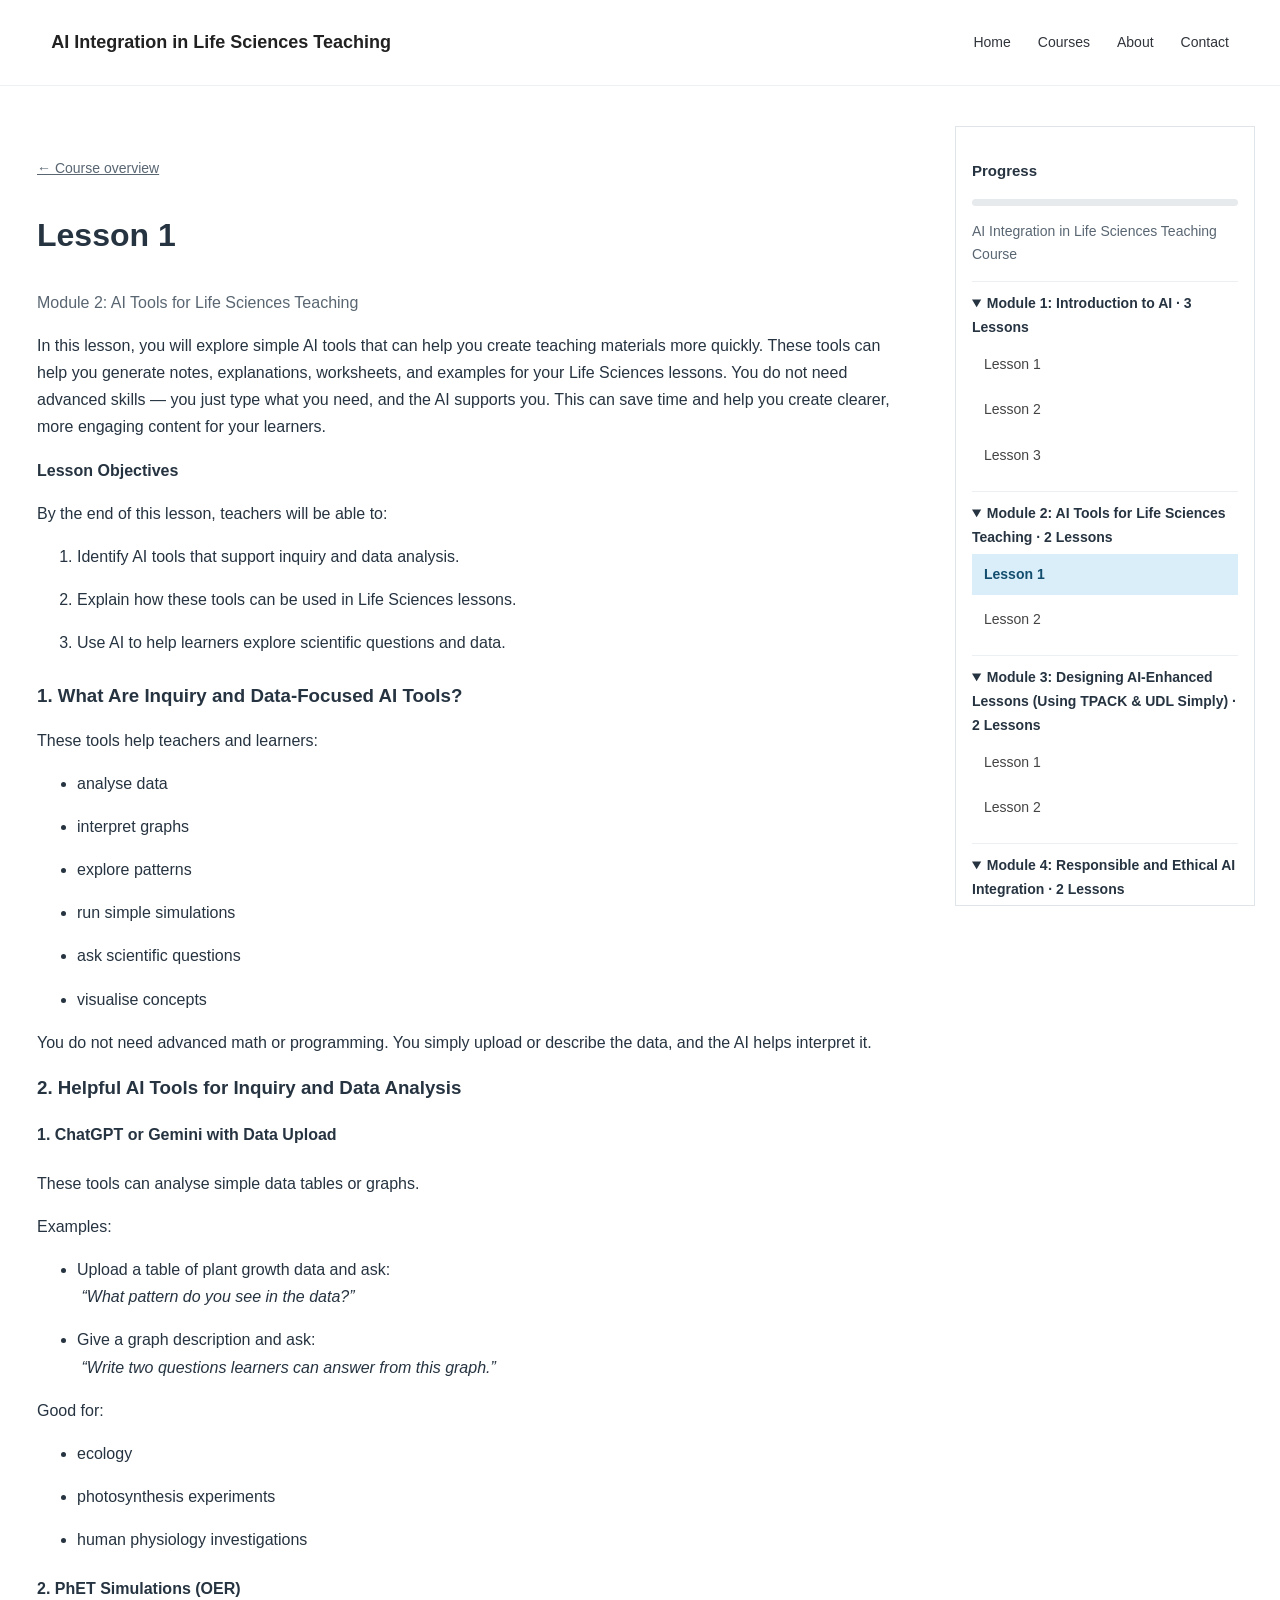
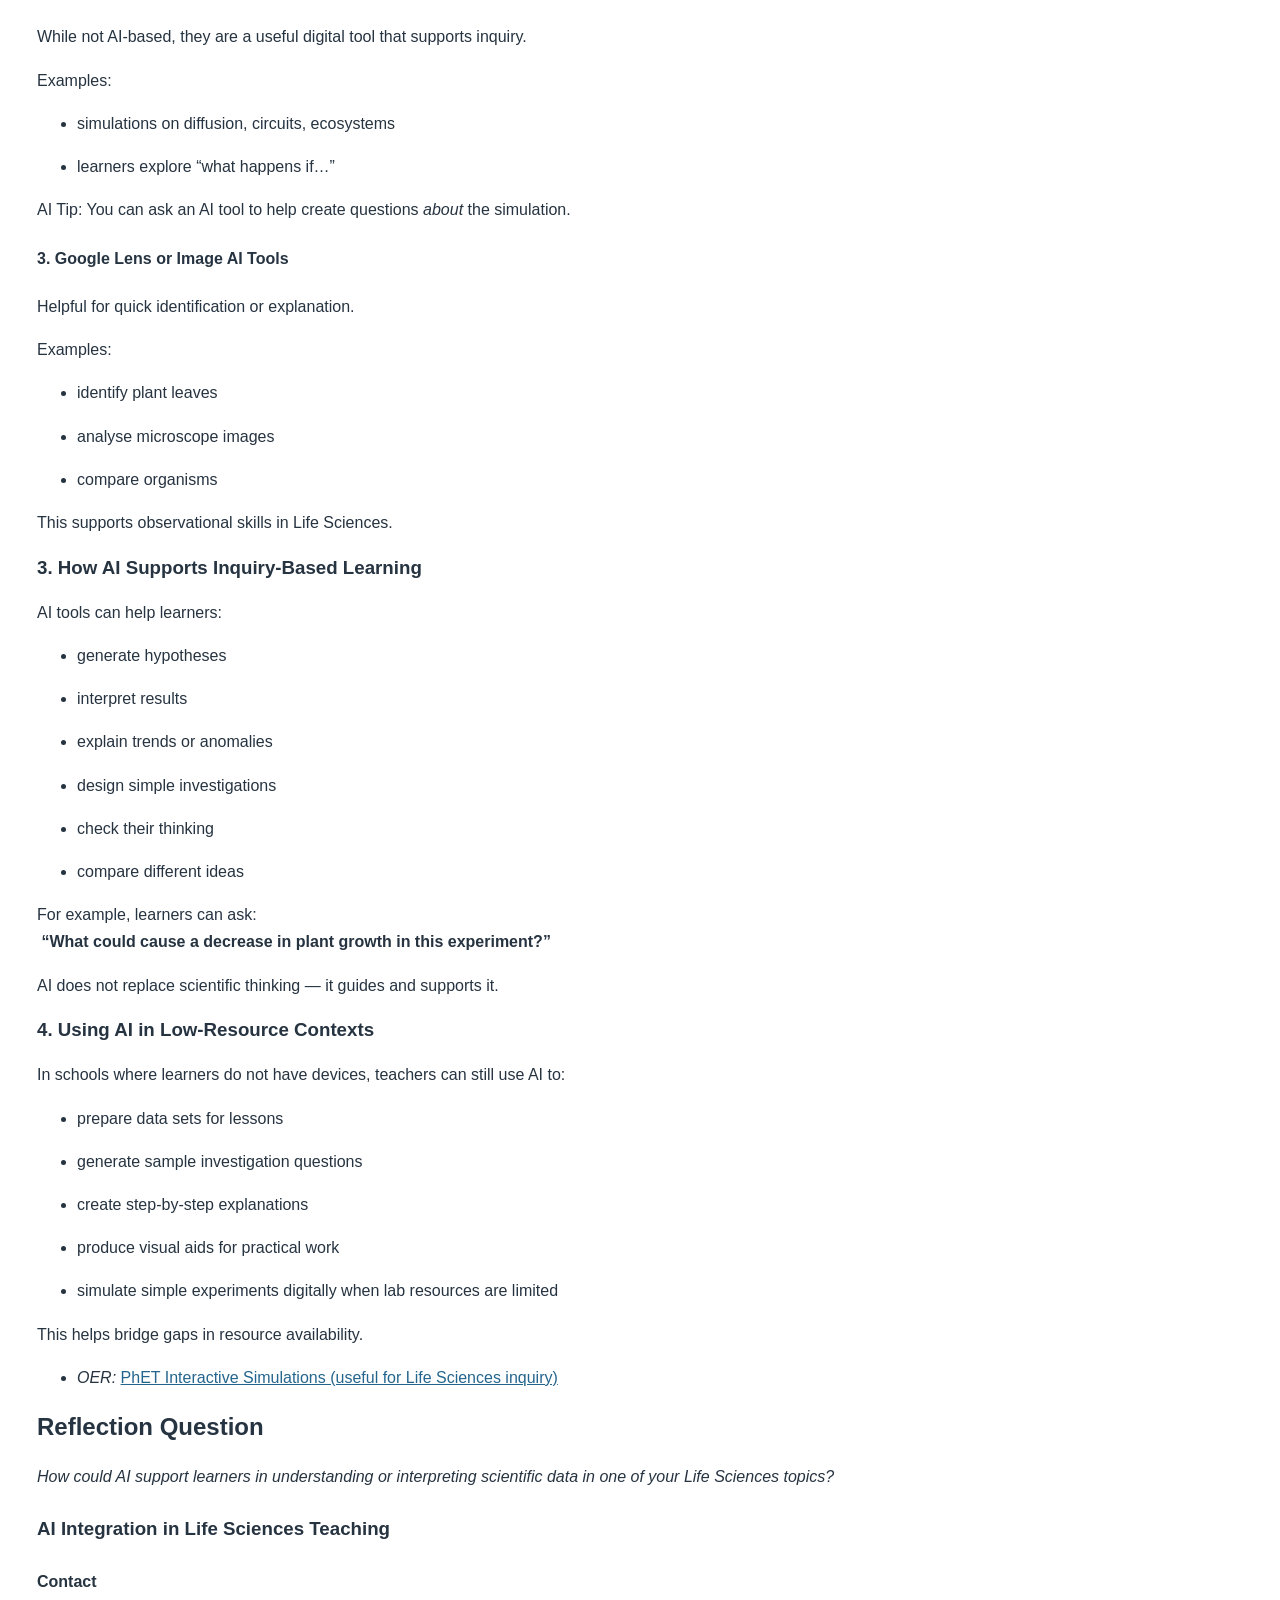
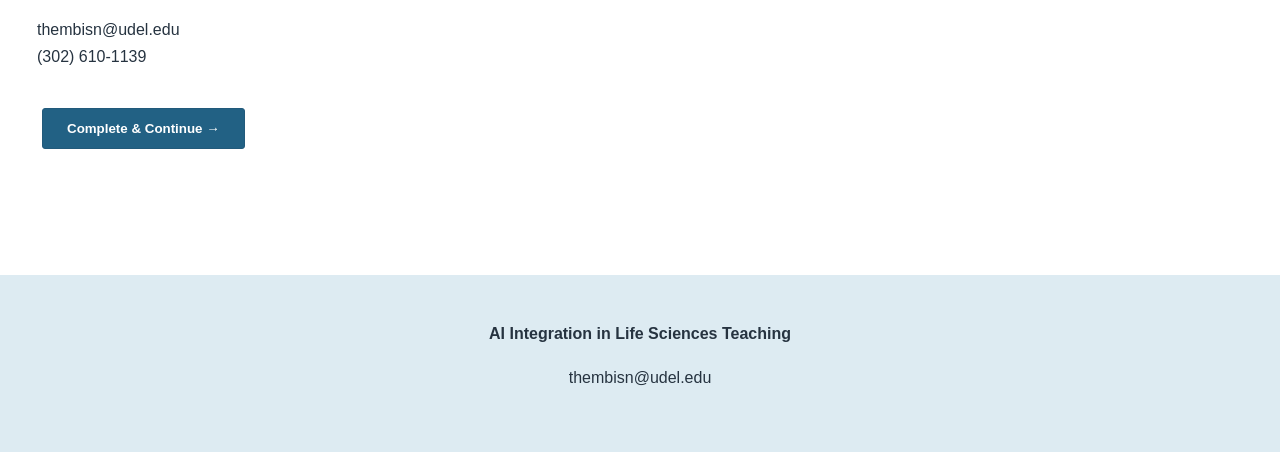
<file: module-2-lesson-1.html>
<!doctype html><html lang="en"><head><meta charset="utf-8"><meta name="viewport" content="width=device-width,initial-scale=1"><title>Lesson 1 — AI Integration in Life Sciences Teaching</title><link rel="stylesheet" href="assets/style.css"><script defer src="assets/site.js"></script></head><body><header><a class="brand" href="index.html">AI Integration in Life Sciences Teaching</a><nav><a href="index.html">Home</a><a href="course.html">Courses</a><a href="about.html">About</a><a href="contact.html">Contact</a></nav></header><main><div class="course-grid"><article class="lesson-content"><a href="course.html" class="small">← Course overview</a><h1>Lesson 1</h1><p class="small">Module 2: AI Tools for Life Sciences Teaching</p><p>In this lesson, you will explore simple AI tools that can help you create teaching materials more quickly. These tools can help you generate notes, explanations, worksheets, and examples for your Life Sciences lessons. You do not need advanced skills — you just type what you need, and the AI supports you. This can save time and help you create clearer, more engaging content for your learners.</p><div class="sqs-html-content" data-sqsp-text-block-content=""><p class="" style="white-space:pre-wrap;"><strong>Lesson Objectives </strong></p><p class="" style="white-space:pre-wrap;">By the end of this lesson, teachers will be able to:</p><ol data-rte-list="default"><li><p class="" style="white-space:pre-wrap;">Identify AI tools that support inquiry and data analysis.</p></li><li><p class="" style="white-space:pre-wrap;">Explain how these tools can be used in Life Sciences lessons.</p></li><li><p class="" style="white-space:pre-wrap;">Use AI to help learners explore scientific questions and data.</p></li></ol></div>
<div class="sqs-html-content" data-sqsp-text-block-content=""><h3 style="white-space:pre-wrap;"><strong>1. What Are Inquiry and Data-Focused AI Tools?</strong></h3><p class="" style="white-space:pre-wrap;">These tools help teachers and learners:</p><ul data-rte-list="default"><li><p class="" style="white-space:pre-wrap;">analyse data</p></li><li><p class="" style="white-space:pre-wrap;">interpret graphs</p></li><li><p class="" style="white-space:pre-wrap;">explore patterns</p></li><li><p class="" style="white-space:pre-wrap;">run simple simulations</p></li><li><p class="" style="white-space:pre-wrap;">ask scientific questions</p></li><li><p class="" style="white-space:pre-wrap;">visualise concepts</p></li></ul><p class="" style="white-space:pre-wrap;">You do not need advanced math or programming. You simply upload or describe the data, and the AI helps interpret it.</p><h3 style="white-space:pre-wrap;"><strong>2. Helpful AI Tools for Inquiry and Data Analysis</strong></h3><h4 style="white-space:pre-wrap;"><strong>1. ChatGPT or Gemini with Data Upload</strong></h4><p class="" style="white-space:pre-wrap;">These tools can analyse simple data tables or graphs.</p><p class="" style="white-space:pre-wrap;">Examples:</p><ul data-rte-list="default"><li><p class="" style="white-space:pre-wrap;">Upload a table of plant growth data and ask:<br/> <em>“What pattern do you see in the data?”</em></p></li><li><p class="" style="white-space:pre-wrap;">Give a graph description and ask:<br/> <em>“Write two questions learners can answer from this graph.”</em></p></li></ul><p class="" style="white-space:pre-wrap;">Good for:</p><ul data-rte-list="default"><li><p class="" style="white-space:pre-wrap;">ecology</p></li><li><p class="" style="white-space:pre-wrap;">photosynthesis experiments</p></li><li><p class="" style="white-space:pre-wrap;">human physiology investigations</p></li></ul><h4 style="white-space:pre-wrap;"><strong>2. PhET Simulations (OER)</strong></h4><p class="" style="white-space:pre-wrap;">While not AI-based, they are a useful digital tool that supports inquiry.</p><p class="" style="white-space:pre-wrap;">Examples:</p><ul data-rte-list="default"><li><p class="" style="white-space:pre-wrap;">simulations on diffusion, circuits, ecosystems</p></li><li><p class="" style="white-space:pre-wrap;">learners explore “what happens if…”</p></li></ul><p class="" style="white-space:pre-wrap;">AI Tip: You can ask an AI tool to help create questions <em>about</em> the simulation.</p><h4 style="white-space:pre-wrap;"><strong>3. Google Lens or Image AI Tools</strong></h4><p class="" style="white-space:pre-wrap;">Helpful for quick identification or explanation.</p><p class="" style="white-space:pre-wrap;">Examples:</p><ul data-rte-list="default"><li><p class="" style="white-space:pre-wrap;">identify plant leaves</p></li><li><p class="" style="white-space:pre-wrap;">analyse microscope images</p></li><li><p class="" style="white-space:pre-wrap;">compare organisms</p></li></ul><p class="" style="white-space:pre-wrap;">This supports observational skills in Life Sciences.</p><h3 style="white-space:pre-wrap;"><strong>3. How AI Supports Inquiry-Based Learning</strong></h3><p class="" style="white-space:pre-wrap;">AI tools can help learners:</p><ul data-rte-list="default"><li><p class="" style="white-space:pre-wrap;">generate hypotheses</p></li><li><p class="" style="white-space:pre-wrap;">interpret results</p></li><li><p class="" style="white-space:pre-wrap;">explain trends or anomalies</p></li><li><p class="" style="white-space:pre-wrap;">design simple investigations</p></li><li><p class="" style="white-space:pre-wrap;">check their thinking</p></li><li><p class="" style="white-space:pre-wrap;">compare different ideas</p></li></ul><p class="" style="white-space:pre-wrap;">For example, learners can ask:<br/> <strong>“What could cause a decrease in plant growth in this experiment?”</strong></p><p class="" style="white-space:pre-wrap;">AI does not replace scientific thinking — it guides and supports it.</p><h3 style="white-space:pre-wrap;"><strong>4. Using AI in Low-Resource Contexts</strong></h3><p class="" style="white-space:pre-wrap;">In schools where learners do not have devices, teachers can still use AI to:</p><ul data-rte-list="default"><li><p class="" style="white-space:pre-wrap;">prepare data sets for lessons</p></li><li><p class="" style="white-space:pre-wrap;">generate sample investigation questions</p></li><li><p class="" style="white-space:pre-wrap;">create step-by-step explanations</p></li><li><p class="" style="white-space:pre-wrap;">produce visual aids for practical work</p></li><li><p class="" style="white-space:pre-wrap;">simulate simple experiments digitally when lab resources are limited</p></li></ul><p class="" style="white-space:pre-wrap;">This helps bridge gaps in resource availability.</p><ul data-rte-list="default"><li><p class="" style="white-space:pre-wrap;"><em>OER:</em> <a href="https://phet.colorado.edu/" target="_blank"><span class="sqsrte-text-color--darkAccent">PhET Interactive Simulations (useful for Life Sciences inquiry)</span></a></p><p class="" data-rte-preserve-empty="true" style="white-space:pre-wrap;"></p></li></ul><h2 style="white-space:pre-wrap;"><strong>Reflection Question</strong></h2><p class="" style="white-space:pre-wrap;"><em>How could AI support learners in understanding or interpreting scientific data in one of your Life Sciences topics?</em></p></div>
<div class="sqs-html-content" data-sqsp-text-block-content=""><h3 style="white-space:pre-wrap;">AI Integration in Life Sciences Teaching</h3></div>
<div class="sqs-html-content" data-sqsp-text-block-content=""><h4 style="white-space:pre-wrap;">Contact</h4><p class="" style="white-space:pre-wrap;">thembisn@udel.edu<br/>(302) 610-1139</p></div><p><button class="btn" data-complete="m2-l1" data-next="module-2-lesson-2.html">Complete &amp; Continue →</button></p></article><button class="toggle" type="button">Show / Hide Course Navigation</button><aside class="sidebar"><h3>Progress</h3><div class="bar"><span data-progress></span></div><p class="small">AI Integration in Life Sciences Teaching Course</p><details open><summary>Module 1: Introduction to AI · 3 Lessons</summary><a href="module-1-lesson-1.html" data-lesson="m1-l1" data-page="module-1-lesson-1.html">Lesson 1</a><a href="module-1-lesson-2.html" data-lesson="m1-l2" data-page="module-1-lesson-2.html">Lesson 2</a><a href="module-1-lesson-3.html" data-lesson="m1-l3" data-page="module-1-lesson-3.html">Lesson 3</a></details><details open><summary>Module 2: AI Tools for Life Sciences Teaching · 2 Lessons</summary><a href="module-2-lesson-1.html" data-lesson="m2-l1" class="active" data-page="module-2-lesson-1.html">Lesson 1</a><a href="module-2-lesson-2.html" data-lesson="m2-l2" data-page="module-2-lesson-2.html">Lesson 2</a></details><details open><summary>Module 3: Designing AI-Enhanced Lessons (Using TPACK &amp; UDL Simply) · 2 Lessons</summary><a href="module-3-lesson-1.html" data-lesson="m3-l1" data-page="module-3-lesson-1.html">Lesson 1</a><a href="module-3-lesson-2.html" data-lesson="m3-l2" data-page="module-3-lesson-2.html">Lesson 2</a></details><details open><summary>Module 4: Responsible and Ethical AI Integration · 2 Lessons</summary><a href="module-4-lesson-1.html" data-lesson="m4-l1" data-page="module-4-lesson-1.html">Lesson 1</a><a href="module-4-lesson-2.html" data-lesson="m4-l2" data-page="module-4-lesson-2.html">Lesson 2</a></details><details open><summary>Module 5: Final Exam · 1 Lesson</summary><a href="module-5-lesson-1.html" data-lesson="m5-l1" data-page="module-5-lesson-1.html">Take Exam</a></details></aside></div></main><footer><strong>AI Integration in Life Sciences Teaching</strong><p>thembisn@udel.edu</p></footer></body></html>
</file>
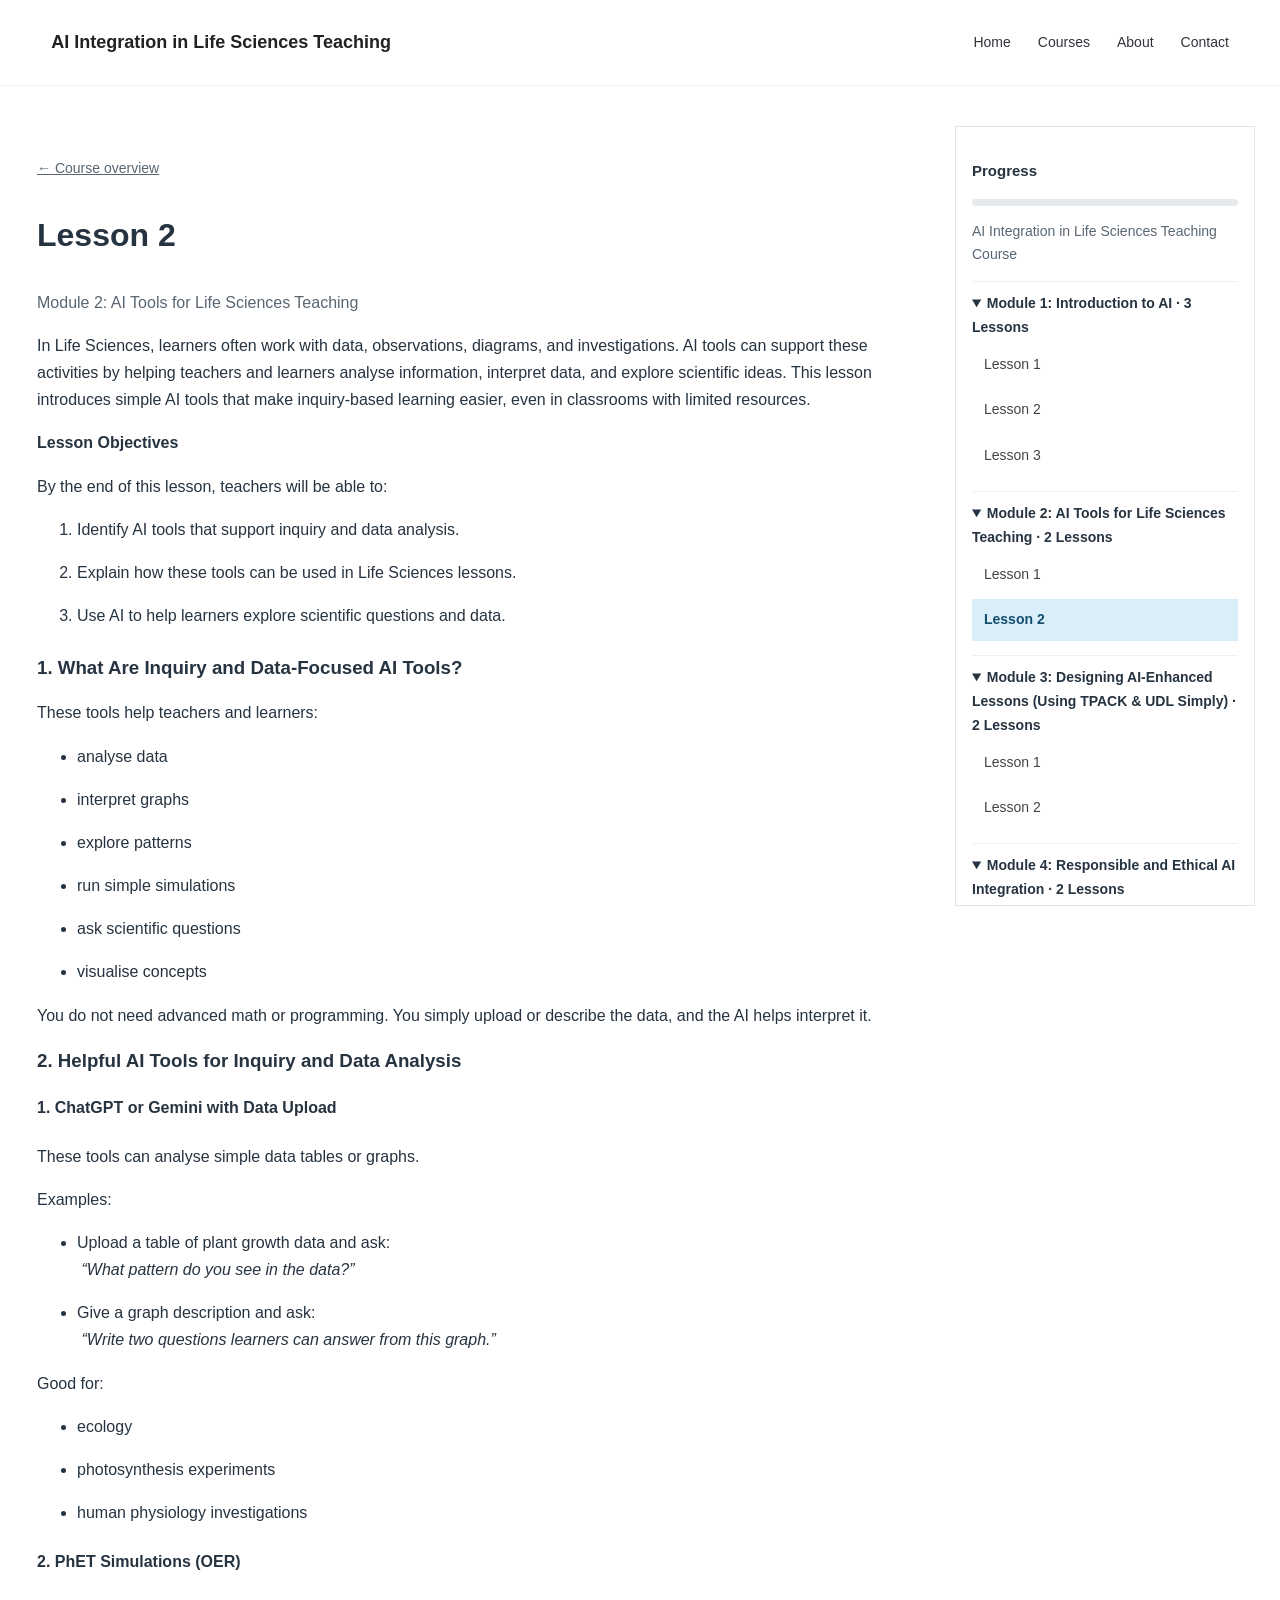
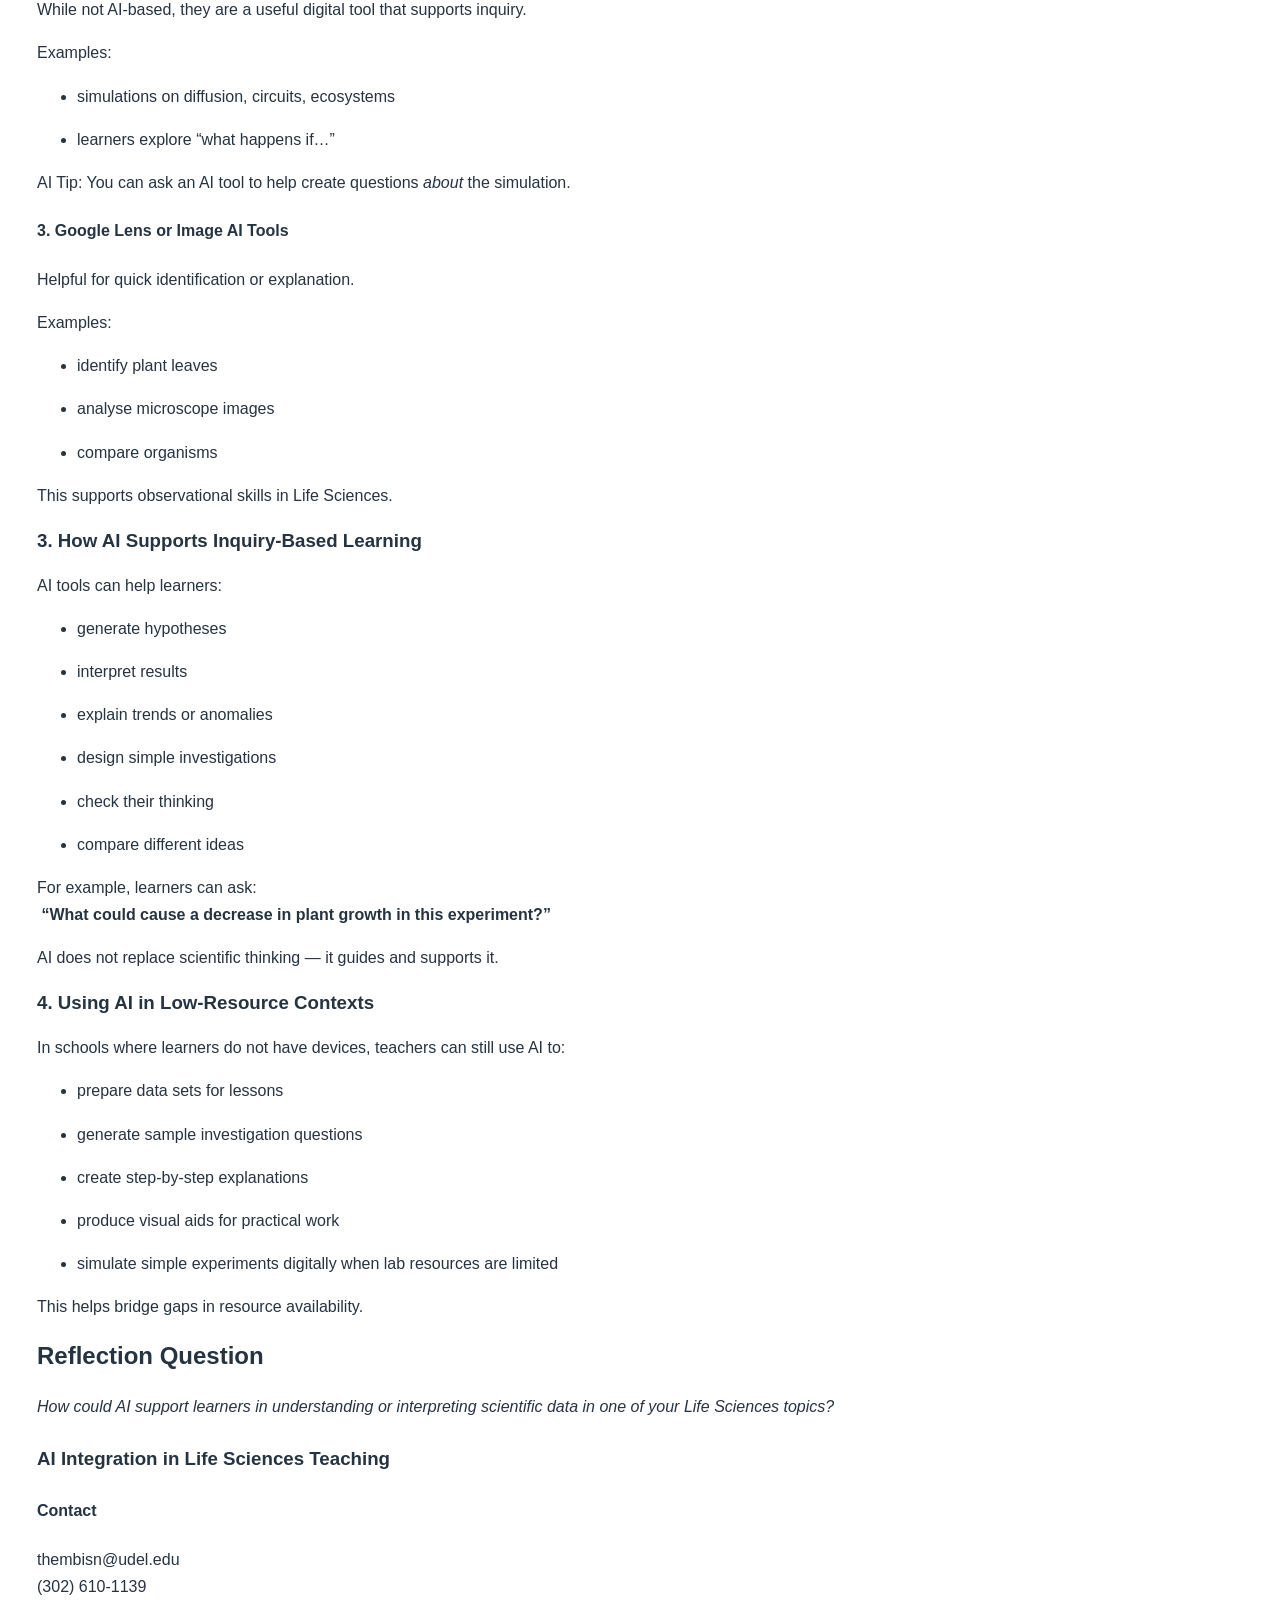
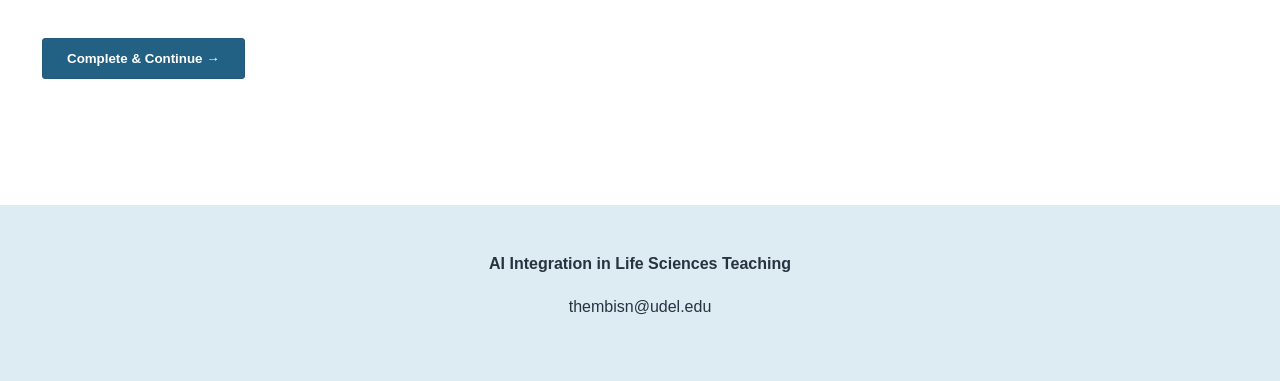
<file: module-2-lesson-2.html>
<!doctype html><html lang="en"><head><meta charset="utf-8"><meta name="viewport" content="width=device-width,initial-scale=1"><title>Lesson 2 — AI Integration in Life Sciences Teaching</title><link rel="stylesheet" href="assets/style.css"><script defer src="assets/site.js"></script></head><body><header><a class="brand" href="index.html">AI Integration in Life Sciences Teaching</a><nav><a href="index.html">Home</a><a href="course.html">Courses</a><a href="about.html">About</a><a href="contact.html">Contact</a></nav></header><main><div class="course-grid"><article class="lesson-content"><a href="course.html" class="small">← Course overview</a><h1>Lesson 2</h1><p class="small">Module 2: AI Tools for Life Sciences Teaching</p><p>In Life Sciences, learners often work with data, observations, diagrams, and investigations. AI tools can support these activities by helping teachers and learners analyse information, interpret data, and explore scientific ideas. This lesson introduces simple AI tools that make inquiry-based learning easier, even in classrooms with limited resources.</p><div class="sqs-html-content" data-sqsp-text-block-content=""><p class="" style="white-space:pre-wrap;"><strong>Lesson Objectives </strong></p><p class="" style="white-space:pre-wrap;">By the end of this lesson, teachers will be able to:</p><ol data-rte-list="default"><li><p class="" style="white-space:pre-wrap;">Identify AI tools that support inquiry and data analysis.</p></li><li><p class="" style="white-space:pre-wrap;">Explain how these tools can be used in Life Sciences lessons.</p></li><li><p class="" style="white-space:pre-wrap;">Use AI to help learners explore scientific questions and data.</p></li></ol></div>
<div class="sqs-html-content" data-sqsp-text-block-content=""><h3 style="white-space:pre-wrap;"><strong>1. What Are Inquiry and Data-Focused AI Tools?</strong></h3><p class="" style="white-space:pre-wrap;">These tools help teachers and learners:</p><ul data-rte-list="default"><li><p class="" style="white-space:pre-wrap;">analyse data</p></li><li><p class="" style="white-space:pre-wrap;">interpret graphs</p></li><li><p class="" style="white-space:pre-wrap;">explore patterns</p></li><li><p class="" style="white-space:pre-wrap;">run simple simulations</p></li><li><p class="" style="white-space:pre-wrap;">ask scientific questions</p></li><li><p class="" style="white-space:pre-wrap;">visualise concepts</p></li></ul><p class="" style="white-space:pre-wrap;">You do not need advanced math or programming. You simply upload or describe the data, and the AI helps interpret it.</p><h3 style="white-space:pre-wrap;"><strong>2. Helpful AI Tools for Inquiry and Data Analysis</strong></h3><h4 style="white-space:pre-wrap;"><strong>1. ChatGPT or Gemini with Data Upload</strong></h4><p class="" style="white-space:pre-wrap;">These tools can analyse simple data tables or graphs.</p><p class="" style="white-space:pre-wrap;">Examples:</p><ul data-rte-list="default"><li><p class="" style="white-space:pre-wrap;">Upload a table of plant growth data and ask:<br/> <em>“What pattern do you see in the data?”</em></p></li><li><p class="" style="white-space:pre-wrap;">Give a graph description and ask:<br/> <em>“Write two questions learners can answer from this graph.”</em></p></li></ul><p class="" style="white-space:pre-wrap;">Good for:</p><ul data-rte-list="default"><li><p class="" style="white-space:pre-wrap;">ecology</p></li><li><p class="" style="white-space:pre-wrap;">photosynthesis experiments</p></li><li><p class="" style="white-space:pre-wrap;">human physiology investigations</p></li></ul><h4 style="white-space:pre-wrap;"><strong>2. PhET Simulations (OER)</strong></h4><p class="" style="white-space:pre-wrap;">While not AI-based, they are a useful digital tool that supports inquiry.</p><p class="" style="white-space:pre-wrap;">Examples:</p><ul data-rte-list="default"><li><p class="" style="white-space:pre-wrap;">simulations on diffusion, circuits, ecosystems</p></li><li><p class="" style="white-space:pre-wrap;">learners explore “what happens if…”</p></li></ul><p class="" style="white-space:pre-wrap;">AI Tip: You can ask an AI tool to help create questions <em>about</em> the simulation.</p><h4 style="white-space:pre-wrap;"><strong>3. Google Lens or Image AI Tools</strong></h4><p class="" style="white-space:pre-wrap;">Helpful for quick identification or explanation.</p><p class="" style="white-space:pre-wrap;">Examples:</p><ul data-rte-list="default"><li><p class="" style="white-space:pre-wrap;">identify plant leaves</p></li><li><p class="" style="white-space:pre-wrap;">analyse microscope images</p></li><li><p class="" style="white-space:pre-wrap;">compare organisms</p></li></ul><p class="" style="white-space:pre-wrap;">This supports observational skills in Life Sciences.</p><h3 style="white-space:pre-wrap;"><strong>3. How AI Supports Inquiry-Based Learning</strong></h3><p class="" style="white-space:pre-wrap;">AI tools can help learners:</p><ul data-rte-list="default"><li><p class="" style="white-space:pre-wrap;">generate hypotheses</p></li><li><p class="" style="white-space:pre-wrap;">interpret results</p></li><li><p class="" style="white-space:pre-wrap;">explain trends or anomalies</p></li><li><p class="" style="white-space:pre-wrap;">design simple investigations</p></li><li><p class="" style="white-space:pre-wrap;">check their thinking</p></li><li><p class="" style="white-space:pre-wrap;">compare different ideas</p></li></ul><p class="" style="white-space:pre-wrap;">For example, learners can ask:<br/> <strong>“What could cause a decrease in plant growth in this experiment?”</strong></p><p class="" style="white-space:pre-wrap;">AI does not replace scientific thinking — it guides and supports it.</p><h3 style="white-space:pre-wrap;"><strong>4. Using AI in Low-Resource Contexts</strong></h3><p class="" style="white-space:pre-wrap;">In schools where learners do not have devices, teachers can still use AI to:</p><ul data-rte-list="default"><li><p class="" style="white-space:pre-wrap;">prepare data sets for lessons</p></li><li><p class="" style="white-space:pre-wrap;">generate sample investigation questions</p></li><li><p class="" style="white-space:pre-wrap;">create step-by-step explanations</p></li><li><p class="" style="white-space:pre-wrap;">produce visual aids for practical work</p></li><li><p class="" style="white-space:pre-wrap;">simulate simple experiments digitally when lab resources are limited</p></li></ul><p class="" style="white-space:pre-wrap;">This helps bridge gaps in resource availability.</p><h2 style="white-space:pre-wrap;"><strong>Reflection Question</strong></h2><p class="" style="white-space:pre-wrap;"><em>How could AI support learners in understanding or interpreting scientific data in one of your Life Sciences topics?</em></p></div>
<div class="sqs-html-content" data-sqsp-text-block-content=""><h3 style="white-space:pre-wrap;">AI Integration in Life Sciences Teaching</h3></div>
<div class="sqs-html-content" data-sqsp-text-block-content=""><h4 style="white-space:pre-wrap;">Contact</h4><p class="" style="white-space:pre-wrap;">thembisn@udel.edu<br/>(302) 610-1139</p></div><p><button class="btn" data-complete="m2-l2" data-next="module-3-lesson-1.html">Complete &amp; Continue →</button></p></article><button class="toggle" type="button">Show / Hide Course Navigation</button><aside class="sidebar"><h3>Progress</h3><div class="bar"><span data-progress></span></div><p class="small">AI Integration in Life Sciences Teaching Course</p><details open><summary>Module 1: Introduction to AI · 3 Lessons</summary><a href="module-1-lesson-1.html" data-lesson="m1-l1" data-page="module-1-lesson-1.html">Lesson 1</a><a href="module-1-lesson-2.html" data-lesson="m1-l2" data-page="module-1-lesson-2.html">Lesson 2</a><a href="module-1-lesson-3.html" data-lesson="m1-l3" data-page="module-1-lesson-3.html">Lesson 3</a></details><details open><summary>Module 2: AI Tools for Life Sciences Teaching · 2 Lessons</summary><a href="module-2-lesson-1.html" data-lesson="m2-l1" data-page="module-2-lesson-1.html">Lesson 1</a><a href="module-2-lesson-2.html" data-lesson="m2-l2" class="active" data-page="module-2-lesson-2.html">Lesson 2</a></details><details open><summary>Module 3: Designing AI-Enhanced Lessons (Using TPACK &amp; UDL Simply) · 2 Lessons</summary><a href="module-3-lesson-1.html" data-lesson="m3-l1" data-page="module-3-lesson-1.html">Lesson 1</a><a href="module-3-lesson-2.html" data-lesson="m3-l2" data-page="module-3-lesson-2.html">Lesson 2</a></details><details open><summary>Module 4: Responsible and Ethical AI Integration · 2 Lessons</summary><a href="module-4-lesson-1.html" data-lesson="m4-l1" data-page="module-4-lesson-1.html">Lesson 1</a><a href="module-4-lesson-2.html" data-lesson="m4-l2" data-page="module-4-lesson-2.html">Lesson 2</a></details><details open><summary>Module 5: Final Exam · 1 Lesson</summary><a href="module-5-lesson-1.html" data-lesson="m5-l1" data-page="module-5-lesson-1.html">Take Exam</a></details></aside></div></main><footer><strong>AI Integration in Life Sciences Teaching</strong><p>thembisn@udel.edu</p></footer></body></html>
</file>
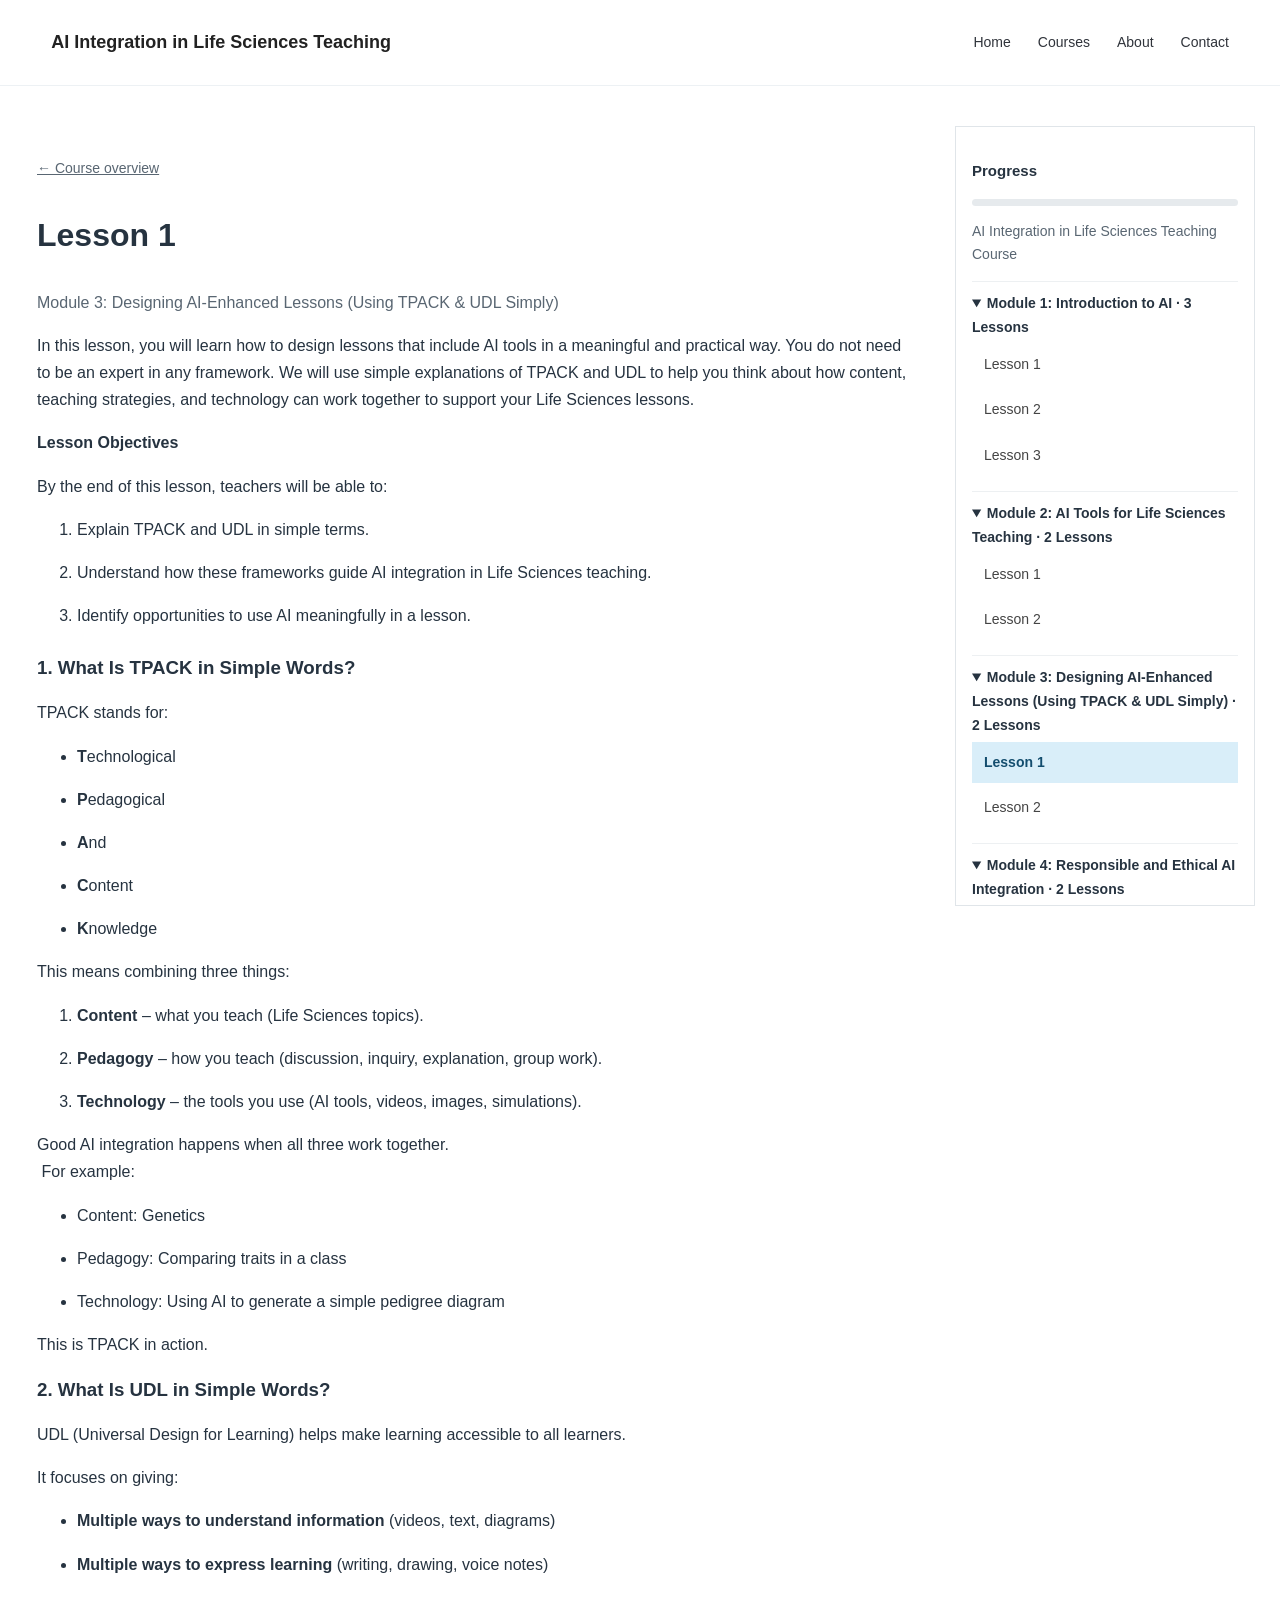
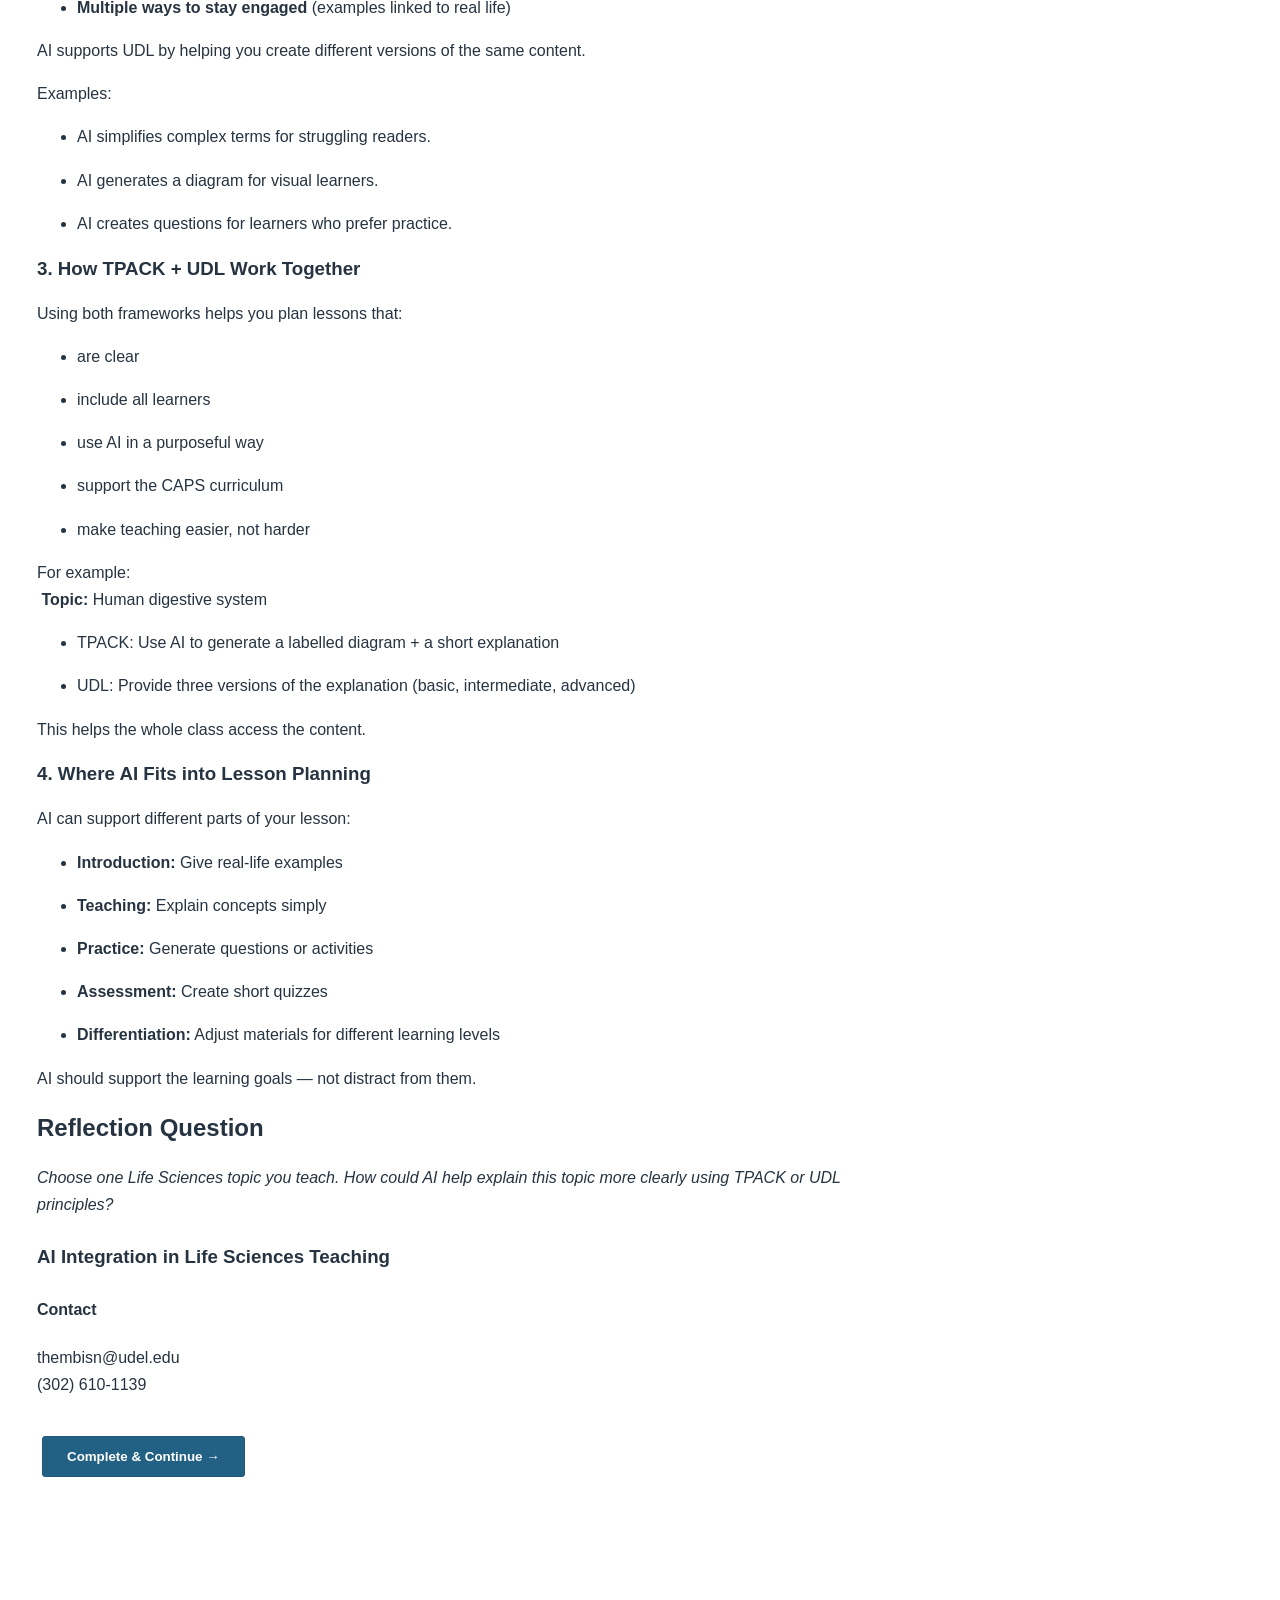
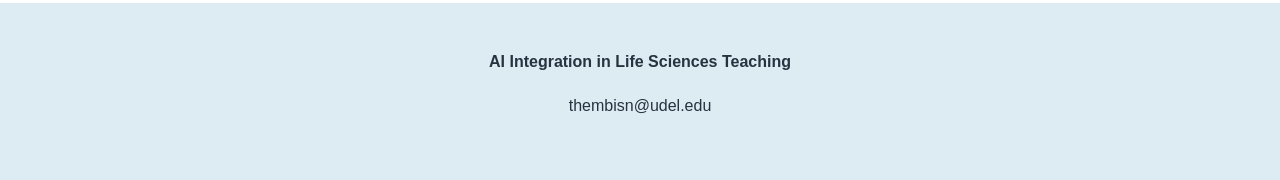
<file: module-3-lesson-1.html>
<!doctype html><html lang="en"><head><meta charset="utf-8"><meta name="viewport" content="width=device-width,initial-scale=1"><title>Lesson 1 — AI Integration in Life Sciences Teaching</title><link rel="stylesheet" href="assets/style.css"><script defer src="assets/site.js"></script></head><body><header><a class="brand" href="index.html">AI Integration in Life Sciences Teaching</a><nav><a href="index.html">Home</a><a href="course.html">Courses</a><a href="about.html">About</a><a href="contact.html">Contact</a></nav></header><main><div class="course-grid"><article class="lesson-content"><a href="course.html" class="small">← Course overview</a><h1>Lesson 1</h1><p class="small">Module 3: Designing AI-Enhanced Lessons (Using TPACK &amp; UDL Simply)</p><p>In this lesson, you will learn how to design lessons that include AI tools in a meaningful and practical way. You do  not  need to be an expert in any framework. We will use simple explanations of TPACK and UDL to help you think about how content, teaching strategies, and technology can work together to support your Life Sciences lessons.</p><div class="sqs-html-content" data-sqsp-text-block-content=""><p class="" style="white-space:pre-wrap;"><strong>Lesson Objectives</strong></p><p class="" style="white-space:pre-wrap;">By the end of this lesson, teachers will be able to:</p><ol data-rte-list="default"><li><p class="" style="white-space:pre-wrap;">Explain TPACK and UDL in simple terms.</p></li><li><p class="" style="white-space:pre-wrap;">Understand how these frameworks guide AI integration in Life Sciences teaching.</p></li><li><p class="" style="white-space:pre-wrap;">Identify opportunities to use AI meaningfully in a lesson.</p></li></ol></div>
<div class="sqs-html-content" data-sqsp-text-block-content=""><h3 style="white-space:pre-wrap;"><strong>1. What Is TPACK in Simple Words?</strong></h3><p class="" style="white-space:pre-wrap;">TPACK stands for:</p><ul data-rte-list="default"><li><p class="" style="white-space:pre-wrap;"><strong>T</strong>echnological</p></li><li><p class="" style="white-space:pre-wrap;"><strong>P</strong>edagogical</p></li><li><p class="" style="white-space:pre-wrap;"><strong>A</strong>nd</p></li><li><p class="" style="white-space:pre-wrap;"><strong>C</strong>ontent</p></li><li><p class="" style="white-space:pre-wrap;"><strong>K</strong>nowledge</p></li></ul><p class="" style="white-space:pre-wrap;">This means combining three things:</p><ol data-rte-list="default"><li><p class="" style="white-space:pre-wrap;"><strong>Content</strong> – what you teach (Life Sciences topics).</p></li><li><p class="" style="white-space:pre-wrap;"><strong>Pedagogy</strong> – how you teach (discussion, inquiry, explanation, group work).</p></li><li><p class="" style="white-space:pre-wrap;"><strong>Technology</strong> – the tools you use (AI tools, videos, images, simulations).</p></li></ol><p class="" style="white-space:pre-wrap;">Good AI integration happens when all three work together.<br/> For example:</p><ul data-rte-list="default"><li><p class="" style="white-space:pre-wrap;">Content: Genetics</p></li><li><p class="" style="white-space:pre-wrap;">Pedagogy: Comparing traits in a class</p></li><li><p class="" style="white-space:pre-wrap;">Technology: Using AI to generate a simple pedigree diagram</p></li></ul><p class="" style="white-space:pre-wrap;">This is TPACK in action.</p><h3 style="white-space:pre-wrap;"><strong>2. What Is UDL in Simple Words?</strong></h3><p class="" style="white-space:pre-wrap;">UDL (Universal Design for Learning) helps make learning accessible to all learners.</p><p class="" style="white-space:pre-wrap;">It focuses on giving:</p><ul data-rte-list="default"><li><p class="" style="white-space:pre-wrap;"><strong>Multiple ways to understand information</strong> (videos, text, diagrams)</p></li><li><p class="" style="white-space:pre-wrap;"><strong>Multiple ways to express learning</strong> (writing, drawing, voice notes)</p></li><li><p class="" style="white-space:pre-wrap;"><strong>Multiple ways to stay engaged</strong> (examples linked to real life)</p></li></ul><p class="" style="white-space:pre-wrap;">AI supports UDL by helping you create different versions of the same content.</p><p class="" style="white-space:pre-wrap;">Examples:</p><ul data-rte-list="default"><li><p class="" style="white-space:pre-wrap;">AI simplifies complex terms for struggling readers.</p></li><li><p class="" style="white-space:pre-wrap;">AI generates a diagram for visual learners.</p></li><li><p class="" style="white-space:pre-wrap;">AI creates questions for learners who prefer practice.</p></li></ul><h3 style="white-space:pre-wrap;"><strong>3. How TPACK + UDL Work Together</strong></h3><p class="" style="white-space:pre-wrap;">Using both frameworks helps you plan lessons that:</p><ul data-rte-list="default"><li><p class="" style="white-space:pre-wrap;">are clear</p></li><li><p class="" style="white-space:pre-wrap;">include all learners</p></li><li><p class="" style="white-space:pre-wrap;">use AI in a purposeful way</p></li><li><p class="" style="white-space:pre-wrap;">support the CAPS curriculum</p></li><li><p class="" style="white-space:pre-wrap;">make teaching easier, not harder</p></li></ul><p class="" style="white-space:pre-wrap;">For example:<br/> <strong>Topic:</strong> Human digestive system</p><ul data-rte-list="default"><li><p class="" style="white-space:pre-wrap;">TPACK: Use AI to generate a labelled diagram + a short explanation</p></li><li><p class="" style="white-space:pre-wrap;">UDL: Provide three versions of the explanation (basic, intermediate, advanced)</p></li></ul><p class="" style="white-space:pre-wrap;">This helps the whole class access the content.</p><h3 style="white-space:pre-wrap;"><strong>4. Where AI Fits into Lesson Planning</strong></h3><p class="" style="white-space:pre-wrap;">AI can support different parts of your lesson:</p><ul data-rte-list="default"><li><p class="" style="white-space:pre-wrap;"><strong>Introduction:</strong> Give real-life examples</p></li><li><p class="" style="white-space:pre-wrap;"><strong>Teaching:</strong> Explain concepts simply</p></li><li><p class="" style="white-space:pre-wrap;"><strong>Practice:</strong> Generate questions or activities</p></li><li><p class="" style="white-space:pre-wrap;"><strong>Assessment:</strong> Create short quizzes</p></li><li><p class="" style="white-space:pre-wrap;"><strong>Differentiation:</strong> Adjust materials for different learning levels</p></li></ul><p class="" style="white-space:pre-wrap;">AI should support the learning goals — not distract from them.</p><h2 style="white-space:pre-wrap;"><strong>Reflection Question</strong></h2><p class="" style="white-space:pre-wrap;"><em>Choose one Life Sciences topic you teach. How could AI help explain this topic more clearly using TPACK or UDL principles?</em></p></div>
<div class="sqs-html-content" data-sqsp-text-block-content=""><h3 style="white-space:pre-wrap;">AI Integration in Life Sciences Teaching</h3></div>
<div class="sqs-html-content" data-sqsp-text-block-content=""><h4 style="white-space:pre-wrap;">Contact</h4><p class="" style="white-space:pre-wrap;">thembisn@udel.edu<br/>(302) 610-1139</p></div><p><button class="btn" data-complete="m3-l1" data-next="module-3-lesson-2.html">Complete &amp; Continue →</button></p></article><button class="toggle" type="button">Show / Hide Course Navigation</button><aside class="sidebar"><h3>Progress</h3><div class="bar"><span data-progress></span></div><p class="small">AI Integration in Life Sciences Teaching Course</p><details open><summary>Module 1: Introduction to AI · 3 Lessons</summary><a href="module-1-lesson-1.html" data-lesson="m1-l1" data-page="module-1-lesson-1.html">Lesson 1</a><a href="module-1-lesson-2.html" data-lesson="m1-l2" data-page="module-1-lesson-2.html">Lesson 2</a><a href="module-1-lesson-3.html" data-lesson="m1-l3" data-page="module-1-lesson-3.html">Lesson 3</a></details><details open><summary>Module 2: AI Tools for Life Sciences Teaching · 2 Lessons</summary><a href="module-2-lesson-1.html" data-lesson="m2-l1" data-page="module-2-lesson-1.html">Lesson 1</a><a href="module-2-lesson-2.html" data-lesson="m2-l2" data-page="module-2-lesson-2.html">Lesson 2</a></details><details open><summary>Module 3: Designing AI-Enhanced Lessons (Using TPACK &amp; UDL Simply) · 2 Lessons</summary><a href="module-3-lesson-1.html" data-lesson="m3-l1" class="active" data-page="module-3-lesson-1.html">Lesson 1</a><a href="module-3-lesson-2.html" data-lesson="m3-l2" data-page="module-3-lesson-2.html">Lesson 2</a></details><details open><summary>Module 4: Responsible and Ethical AI Integration · 2 Lessons</summary><a href="module-4-lesson-1.html" data-lesson="m4-l1" data-page="module-4-lesson-1.html">Lesson 1</a><a href="module-4-lesson-2.html" data-lesson="m4-l2" data-page="module-4-lesson-2.html">Lesson 2</a></details><details open><summary>Module 5: Final Exam · 1 Lesson</summary><a href="module-5-lesson-1.html" data-lesson="m5-l1" data-page="module-5-lesson-1.html">Take Exam</a></details></aside></div></main><footer><strong>AI Integration in Life Sciences Teaching</strong><p>thembisn@udel.edu</p></footer></body></html>
</file>
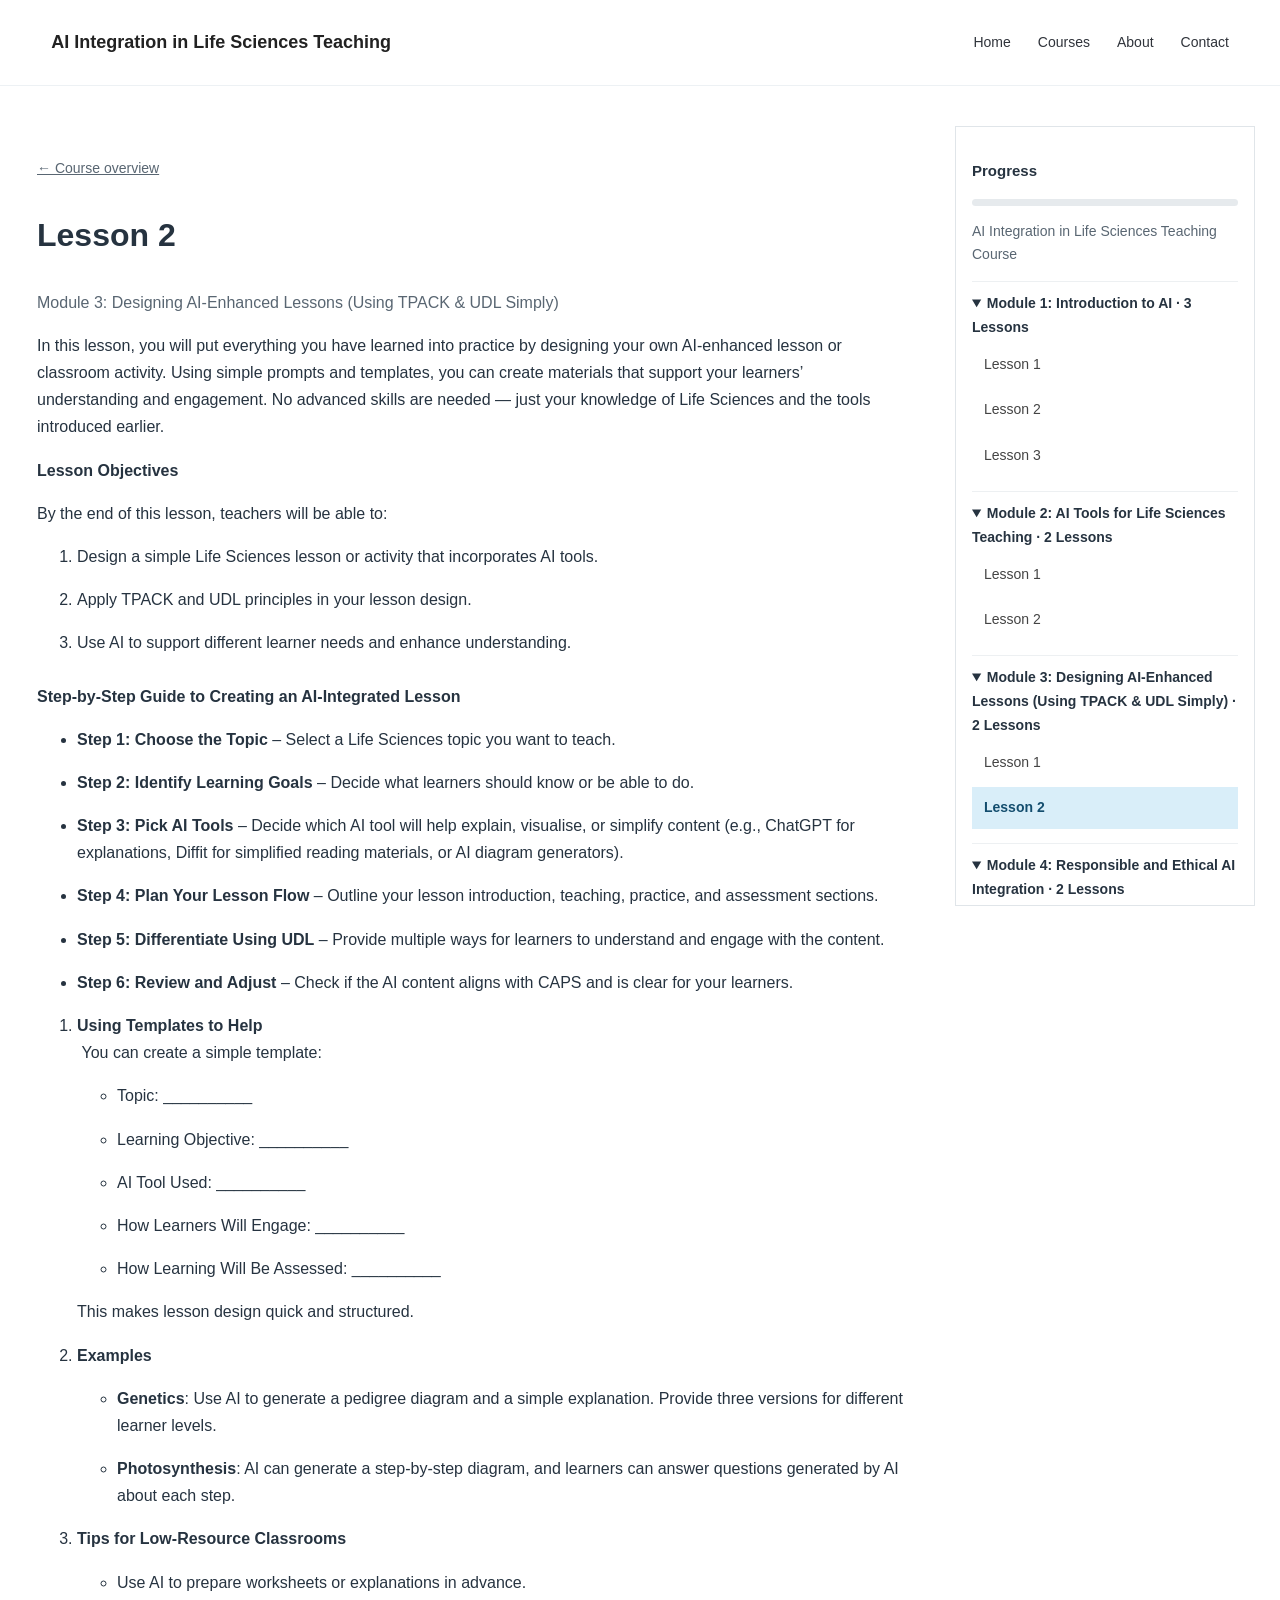
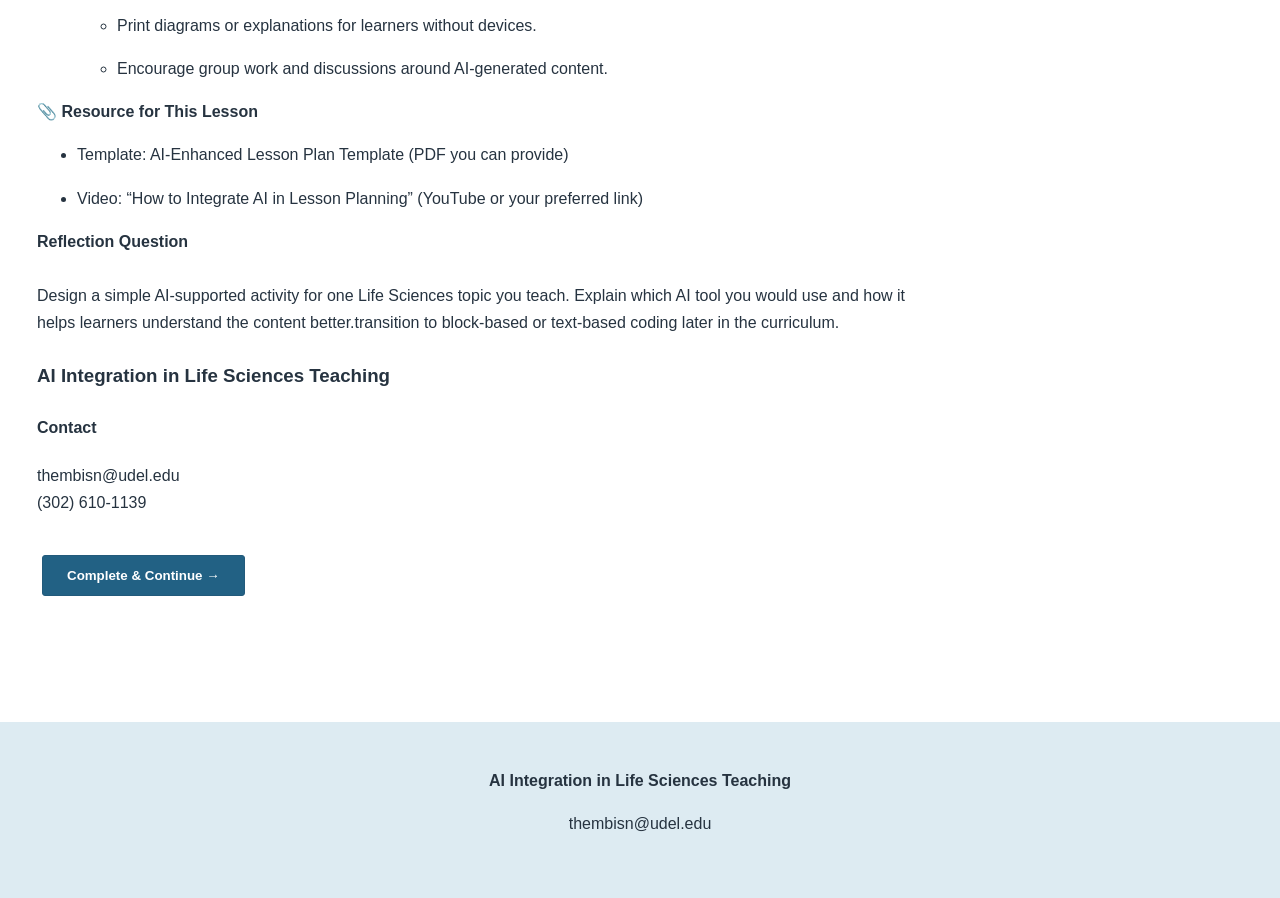
<file: module-3-lesson-2.html>
<!doctype html><html lang="en"><head><meta charset="utf-8"><meta name="viewport" content="width=device-width,initial-scale=1"><title>Lesson 2 — AI Integration in Life Sciences Teaching</title><link rel="stylesheet" href="assets/style.css"><script defer src="assets/site.js"></script></head><body><header><a class="brand" href="index.html">AI Integration in Life Sciences Teaching</a><nav><a href="index.html">Home</a><a href="course.html">Courses</a><a href="about.html">About</a><a href="contact.html">Contact</a></nav></header><main><div class="course-grid"><article class="lesson-content"><a href="course.html" class="small">← Course overview</a><h1>Lesson 2</h1><p class="small">Module 3: Designing AI-Enhanced Lessons (Using TPACK &amp; UDL Simply)</p><p>In this lesson, you will put everything you have learned into practice by designing your own AI-enhanced lesson or classroom activity. Using simple prompts and templates, you can create materials that support your learners’ understanding and engagement. No advanced skills are needed — just your knowledge of Life Sciences and the tools introduced earlier.</p><div class="sqs-html-content" data-sqsp-text-block-content=""><p class="" style="white-space:pre-wrap;"><strong>Lesson Objectives</strong></p><p class="" style="white-space:pre-wrap;">By the end of this lesson, teachers will be able to:</p><ol data-rte-list="default"><li><p class="" style="white-space:pre-wrap;">Design a simple Life Sciences lesson or activity that incorporates AI tools.</p></li><li><p class="" style="white-space:pre-wrap;">Apply TPACK and UDL principles in your lesson design.</p></li><li><p class="" style="white-space:pre-wrap;">Use AI to support different learner needs and enhance understanding.</p></li></ol></div>
<div class="sqs-html-content" data-sqsp-text-block-content=""><p class="" style="white-space:pre-wrap;"><strong>Step-by-Step Guide to Creating an AI-Integrated Lesson</strong></p><ul data-rte-list="default"><li><p class="" style="white-space:pre-wrap;"><strong>Step 1: Choose the Topic</strong> – Select a Life Sciences topic you want to teach.</p></li><li><p class="" style="white-space:pre-wrap;"><strong>Step 2: Identify Learning Goals</strong> – Decide what learners should know or be able to do.</p></li><li><p class="" style="white-space:pre-wrap;"><strong>Step 3: Pick AI Tools</strong> – Decide which AI tool will help explain, visualise, or simplify content (e.g., ChatGPT for explanations, Diffit for simplified reading materials, or AI diagram generators).</p></li><li><p class="" style="white-space:pre-wrap;"><strong>Step 4: Plan Your Lesson Flow</strong> – Outline your lesson introduction, teaching, practice, and assessment sections.</p></li><li><p class="" style="white-space:pre-wrap;"><strong>Step 5: Differentiate Using UDL</strong> – Provide multiple ways for learners to understand and engage with the content.</p></li><li><p class="" style="white-space:pre-wrap;"><strong>Step 6: Review and Adjust</strong> – Check if the AI content aligns with CAPS and is clear for your learners.</p></li></ul><ol data-rte-list="default"><li><p class="" style="white-space:pre-wrap;"><strong>Using Templates to Help</strong><br/> You can create a simple template:</p><ul data-rte-list="default"><li><p class="" style="white-space:pre-wrap;">Topic: __________</p></li><li><p class="" style="white-space:pre-wrap;">Learning Objective: __________</p></li><li><p class="" style="white-space:pre-wrap;">AI Tool Used: __________</p></li><li><p class="" style="white-space:pre-wrap;">How Learners Will Engage: __________</p></li><li><p class="" style="white-space:pre-wrap;">How Learning Will Be Assessed: __________</p></li></ul><p class="" style="white-space:pre-wrap;">This makes lesson design quick and structured.</p></li><li><p class="" style="white-space:pre-wrap;"><strong>Examples</strong></p><ul data-rte-list="default"><li><p class="" style="white-space:pre-wrap;"><strong>Genetics</strong>: Use AI to generate a pedigree diagram and a simple explanation. Provide three versions for different learner levels.</p></li><li><p class="" style="white-space:pre-wrap;"><strong>Photosynthesis</strong>: AI can generate a step-by-step diagram, and learners can answer questions generated by AI about each step.</p></li></ul></li><li><p class="" style="white-space:pre-wrap;"><strong>Tips for Low-Resource Classrooms</strong></p><ul data-rte-list="default"><li><p class="" style="white-space:pre-wrap;">Use AI to prepare worksheets or explanations in advance.</p></li><li><p class="" style="white-space:pre-wrap;">Print diagrams or explanations for learners without devices.</p></li><li><p class="" style="white-space:pre-wrap;">Encourage group work and discussions around AI-generated content.</p></li></ul></li></ol><p class="" style="white-space:pre-wrap;"><strong>📎 Resource for This Lesson</strong></p><ul data-rte-list="default"><li><p class="" style="white-space:pre-wrap;">Template: AI-Enhanced Lesson Plan Template (PDF you can provide)</p></li><li><p class="" style="white-space:pre-wrap;">Video: “How to Integrate AI in Lesson Planning” (YouTube or your preferred link)</p></li></ul><p class="" style="white-space:pre-wrap;"><strong>Reflection Question<br/></strong><br/>Design a simple AI-supported activity for one Life Sciences topic you teach. Explain which AI tool you would use and how it helps learners understand the content better.transition to block-based or text-based coding later in the curriculum.</p></div>
<div class="sqs-html-content" data-sqsp-text-block-content=""><h3 style="white-space:pre-wrap;">AI Integration in Life Sciences Teaching</h3></div>
<div class="sqs-html-content" data-sqsp-text-block-content=""><h4 style="white-space:pre-wrap;">Contact</h4><p class="" style="white-space:pre-wrap;">thembisn@udel.edu<br/>(302) 610-1139</p></div><p><button class="btn" data-complete="m3-l2" data-next="module-4-lesson-1.html">Complete &amp; Continue →</button></p></article><button class="toggle" type="button">Show / Hide Course Navigation</button><aside class="sidebar"><h3>Progress</h3><div class="bar"><span data-progress></span></div><p class="small">AI Integration in Life Sciences Teaching Course</p><details open><summary>Module 1: Introduction to AI · 3 Lessons</summary><a href="module-1-lesson-1.html" data-lesson="m1-l1" data-page="module-1-lesson-1.html">Lesson 1</a><a href="module-1-lesson-2.html" data-lesson="m1-l2" data-page="module-1-lesson-2.html">Lesson 2</a><a href="module-1-lesson-3.html" data-lesson="m1-l3" data-page="module-1-lesson-3.html">Lesson 3</a></details><details open><summary>Module 2: AI Tools for Life Sciences Teaching · 2 Lessons</summary><a href="module-2-lesson-1.html" data-lesson="m2-l1" data-page="module-2-lesson-1.html">Lesson 1</a><a href="module-2-lesson-2.html" data-lesson="m2-l2" data-page="module-2-lesson-2.html">Lesson 2</a></details><details open><summary>Module 3: Designing AI-Enhanced Lessons (Using TPACK &amp; UDL Simply) · 2 Lessons</summary><a href="module-3-lesson-1.html" data-lesson="m3-l1" data-page="module-3-lesson-1.html">Lesson 1</a><a href="module-3-lesson-2.html" data-lesson="m3-l2" class="active" data-page="module-3-lesson-2.html">Lesson 2</a></details><details open><summary>Module 4: Responsible and Ethical AI Integration · 2 Lessons</summary><a href="module-4-lesson-1.html" data-lesson="m4-l1" data-page="module-4-lesson-1.html">Lesson 1</a><a href="module-4-lesson-2.html" data-lesson="m4-l2" data-page="module-4-lesson-2.html">Lesson 2</a></details><details open><summary>Module 5: Final Exam · 1 Lesson</summary><a href="module-5-lesson-1.html" data-lesson="m5-l1" data-page="module-5-lesson-1.html">Take Exam</a></details></aside></div></main><footer><strong>AI Integration in Life Sciences Teaching</strong><p>thembisn@udel.edu</p></footer></body></html>
</file>
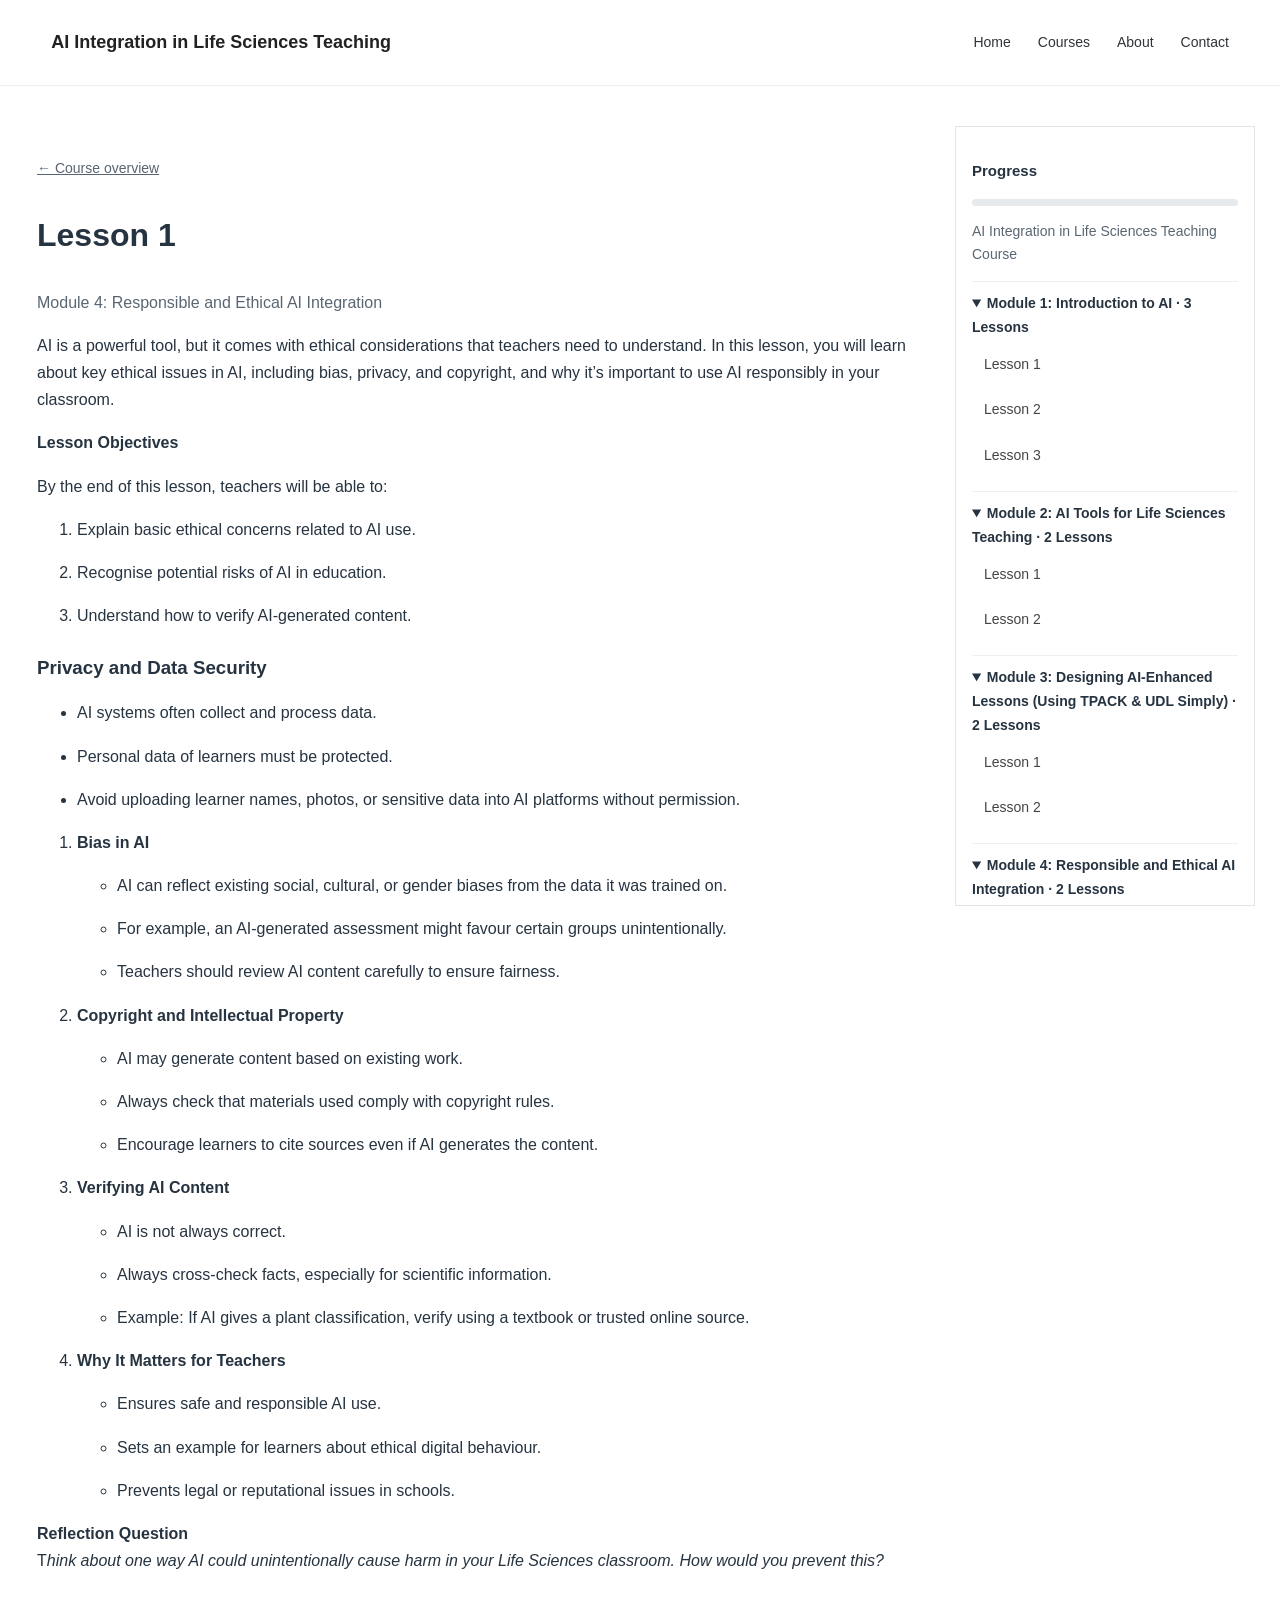
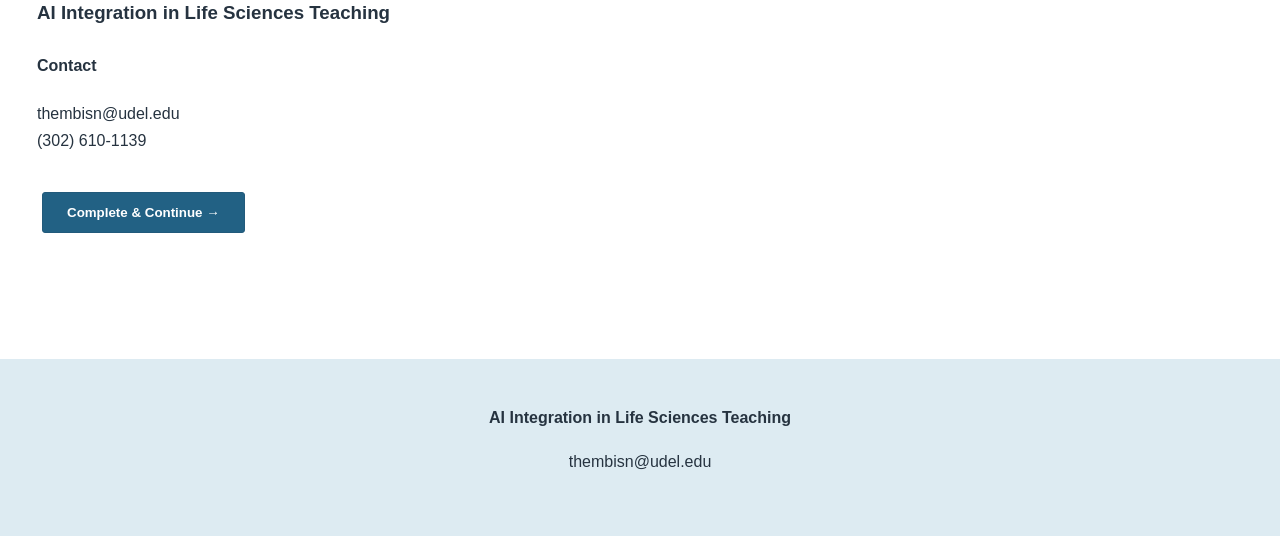
<file: module-4-lesson-1.html>
<!doctype html><html lang="en"><head><meta charset="utf-8"><meta name="viewport" content="width=device-width,initial-scale=1"><title>Lesson 1 — AI Integration in Life Sciences Teaching</title><link rel="stylesheet" href="assets/style.css"><script defer src="assets/site.js"></script></head><body><header><a class="brand" href="index.html">AI Integration in Life Sciences Teaching</a><nav><a href="index.html">Home</a><a href="course.html">Courses</a><a href="about.html">About</a><a href="contact.html">Contact</a></nav></header><main><div class="course-grid"><article class="lesson-content"><a href="course.html" class="small">← Course overview</a><h1>Lesson 1</h1><p class="small">Module 4: Responsible and Ethical AI Integration</p><p>AI is a powerful tool, but it comes with ethical considerations that teachers need to understand. In this lesson, you will learn about key ethical issues in AI, including bias, privacy, and copyright, and why it’s important to use AI responsibly in your classroom.</p><div class="sqs-html-content" data-sqsp-text-block-content=""><p class="" style="white-space:pre-wrap;"><strong>Lesson Objectives</strong></p><p class="" style="white-space:pre-wrap;">By the end of this lesson, teachers will be able to:</p><ol data-rte-list="default"><li><p class="" style="white-space:pre-wrap;">Explain basic ethical concerns related to AI use.</p></li><li><p class="" style="white-space:pre-wrap;">Recognise potential risks of AI in education.</p></li><li><p class="" style="white-space:pre-wrap;">Understand how to verify AI-generated content.</p></li></ol></div>
<div class="sqs-html-content" data-sqsp-text-block-content=""><h3 style="white-space:pre-wrap;"><strong>Privacy and Data Security</strong></h3><ul data-rte-list="default"><li><p class="" style="white-space:pre-wrap;">AI systems often collect and process data.</p></li><li><p class="" style="white-space:pre-wrap;">Personal data of learners must be protected.</p></li><li><p class="" style="white-space:pre-wrap;">Avoid uploading learner names, photos, or sensitive data into AI platforms without permission.</p></li></ul><ol data-rte-list="default"><li><p class="" style="white-space:pre-wrap;"><strong>Bias in AI</strong></p><ul data-rte-list="default"><li><p class="" style="white-space:pre-wrap;">AI can reflect existing social, cultural, or gender biases from the data it was trained on.</p></li><li><p class="" style="white-space:pre-wrap;">For example, an AI-generated assessment might favour certain groups unintentionally.</p></li><li><p class="" style="white-space:pre-wrap;">Teachers should review AI content carefully to ensure fairness.</p></li></ul></li><li><p class="" style="white-space:pre-wrap;"><strong>Copyright and Intellectual Property</strong></p><ul data-rte-list="default"><li><p class="" style="white-space:pre-wrap;">AI may generate content based on existing work.</p></li><li><p class="" style="white-space:pre-wrap;">Always check that materials used comply with copyright rules.</p></li><li><p class="" style="white-space:pre-wrap;">Encourage learners to cite sources even if AI generates the content.</p></li></ul></li><li><p class="" style="white-space:pre-wrap;"><strong>Verifying AI Content</strong></p><ul data-rte-list="default"><li><p class="" style="white-space:pre-wrap;">AI is not always correct.</p></li><li><p class="" style="white-space:pre-wrap;">Always cross-check facts, especially for scientific information.</p></li><li><p class="" style="white-space:pre-wrap;">Example: If AI gives a plant classification, verify using a textbook or trusted online source.</p></li></ul></li><li><p class="" style="white-space:pre-wrap;"><strong>Why It Matters for Teachers</strong></p><ul data-rte-list="default"><li><p class="" style="white-space:pre-wrap;">Ensures safe and responsible AI use.</p></li><li><p class="" style="white-space:pre-wrap;">Sets an example for learners about ethical digital behaviour.</p></li><li><p class="" style="white-space:pre-wrap;">Prevents legal or reputational issues in schools.</p></li></ul></li></ol><p class="" style="white-space:pre-wrap;"><strong>Reflection Question</strong><br/>T<em>hink about one way AI could unintentionally cause harm in your Life Sciences classroom. How would you prevent this?</em></p></div>
<div class="sqs-html-content" data-sqsp-text-block-content=""><h3 style="white-space:pre-wrap;">AI Integration in Life Sciences Teaching</h3></div>
<div class="sqs-html-content" data-sqsp-text-block-content=""><h4 style="white-space:pre-wrap;">Contact</h4><p class="" style="white-space:pre-wrap;">thembisn@udel.edu<br/>(302) 610-1139</p></div><p><button class="btn" data-complete="m4-l1" data-next="module-4-lesson-2.html">Complete &amp; Continue →</button></p></article><button class="toggle" type="button">Show / Hide Course Navigation</button><aside class="sidebar"><h3>Progress</h3><div class="bar"><span data-progress></span></div><p class="small">AI Integration in Life Sciences Teaching Course</p><details open><summary>Module 1: Introduction to AI · 3 Lessons</summary><a href="module-1-lesson-1.html" data-lesson="m1-l1" data-page="module-1-lesson-1.html">Lesson 1</a><a href="module-1-lesson-2.html" data-lesson="m1-l2" data-page="module-1-lesson-2.html">Lesson 2</a><a href="module-1-lesson-3.html" data-lesson="m1-l3" data-page="module-1-lesson-3.html">Lesson 3</a></details><details open><summary>Module 2: AI Tools for Life Sciences Teaching · 2 Lessons</summary><a href="module-2-lesson-1.html" data-lesson="m2-l1" data-page="module-2-lesson-1.html">Lesson 1</a><a href="module-2-lesson-2.html" data-lesson="m2-l2" data-page="module-2-lesson-2.html">Lesson 2</a></details><details open><summary>Module 3: Designing AI-Enhanced Lessons (Using TPACK &amp; UDL Simply) · 2 Lessons</summary><a href="module-3-lesson-1.html" data-lesson="m3-l1" data-page="module-3-lesson-1.html">Lesson 1</a><a href="module-3-lesson-2.html" data-lesson="m3-l2" data-page="module-3-lesson-2.html">Lesson 2</a></details><details open><summary>Module 4: Responsible and Ethical AI Integration · 2 Lessons</summary><a href="module-4-lesson-1.html" data-lesson="m4-l1" class="active" data-page="module-4-lesson-1.html">Lesson 1</a><a href="module-4-lesson-2.html" data-lesson="m4-l2" data-page="module-4-lesson-2.html">Lesson 2</a></details><details open><summary>Module 5: Final Exam · 1 Lesson</summary><a href="module-5-lesson-1.html" data-lesson="m5-l1" data-page="module-5-lesson-1.html">Take Exam</a></details></aside></div></main><footer><strong>AI Integration in Life Sciences Teaching</strong><p>thembisn@udel.edu</p></footer></body></html>
</file>
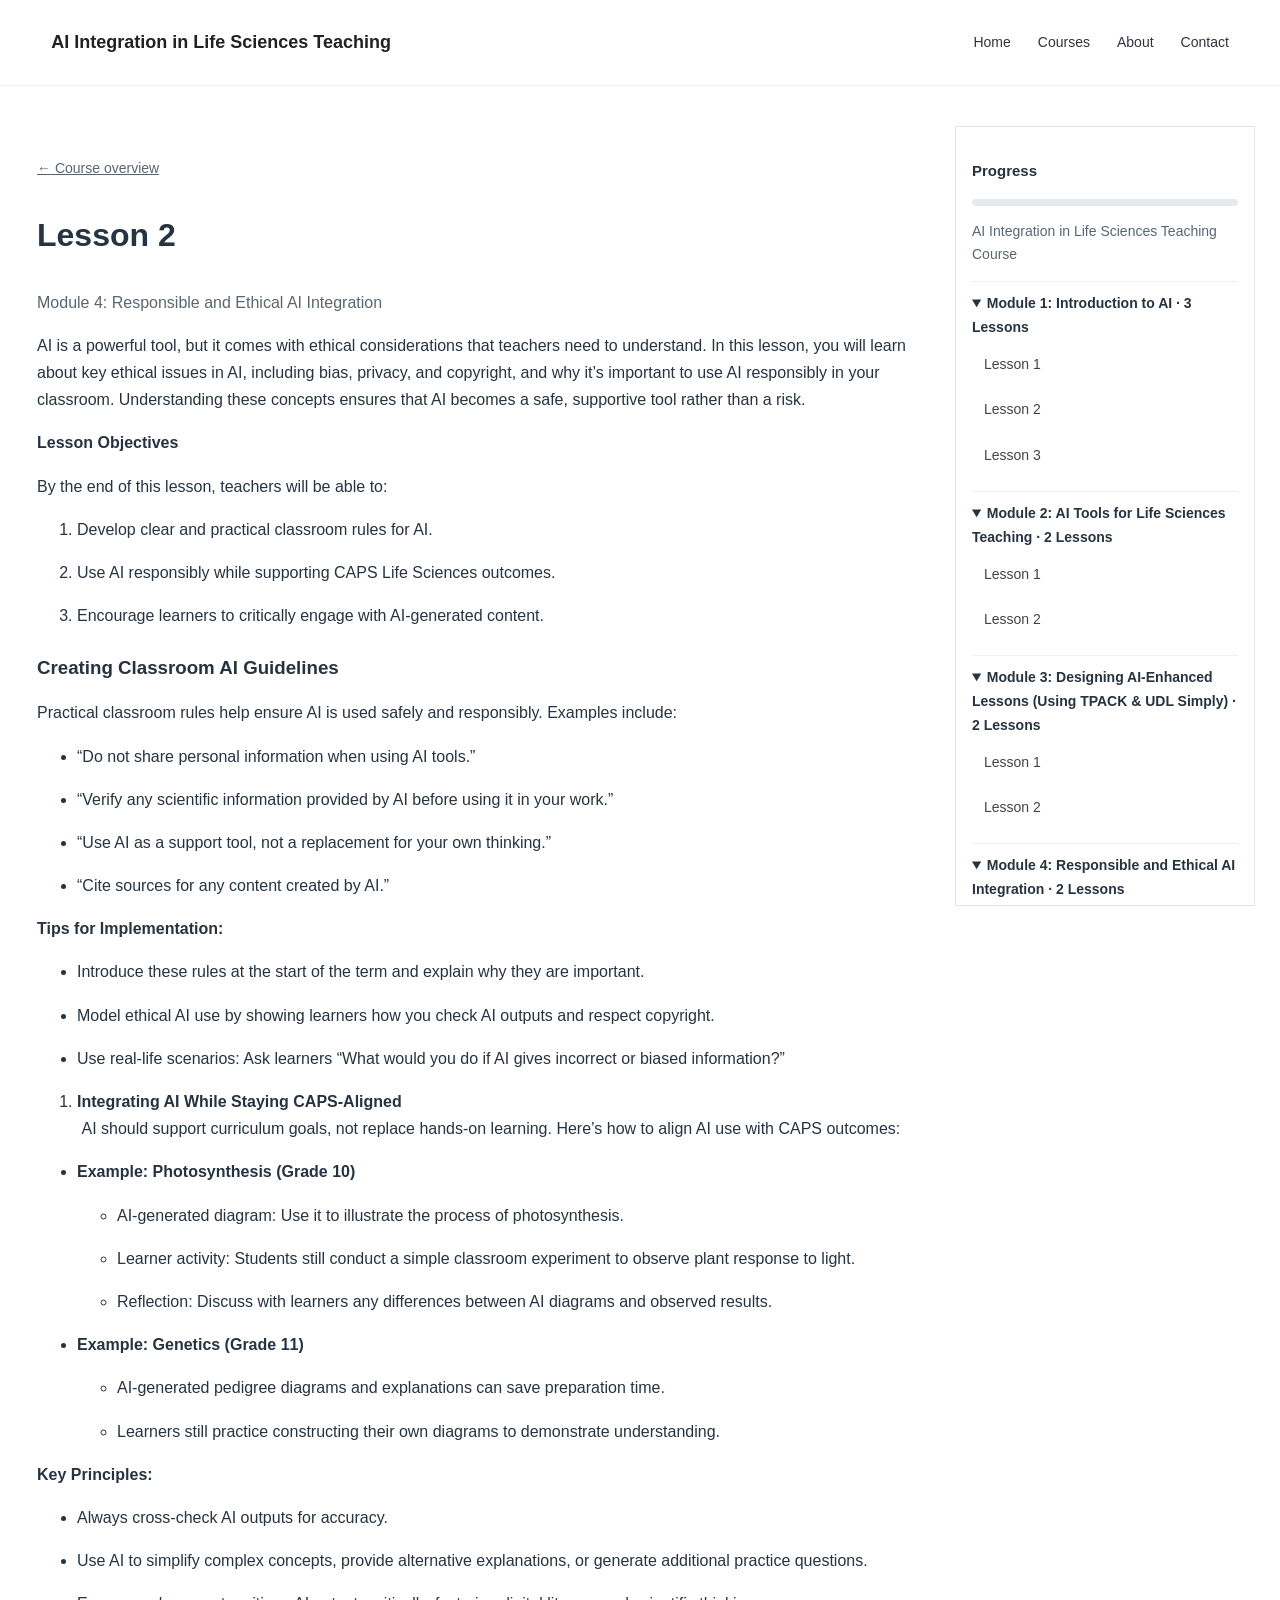
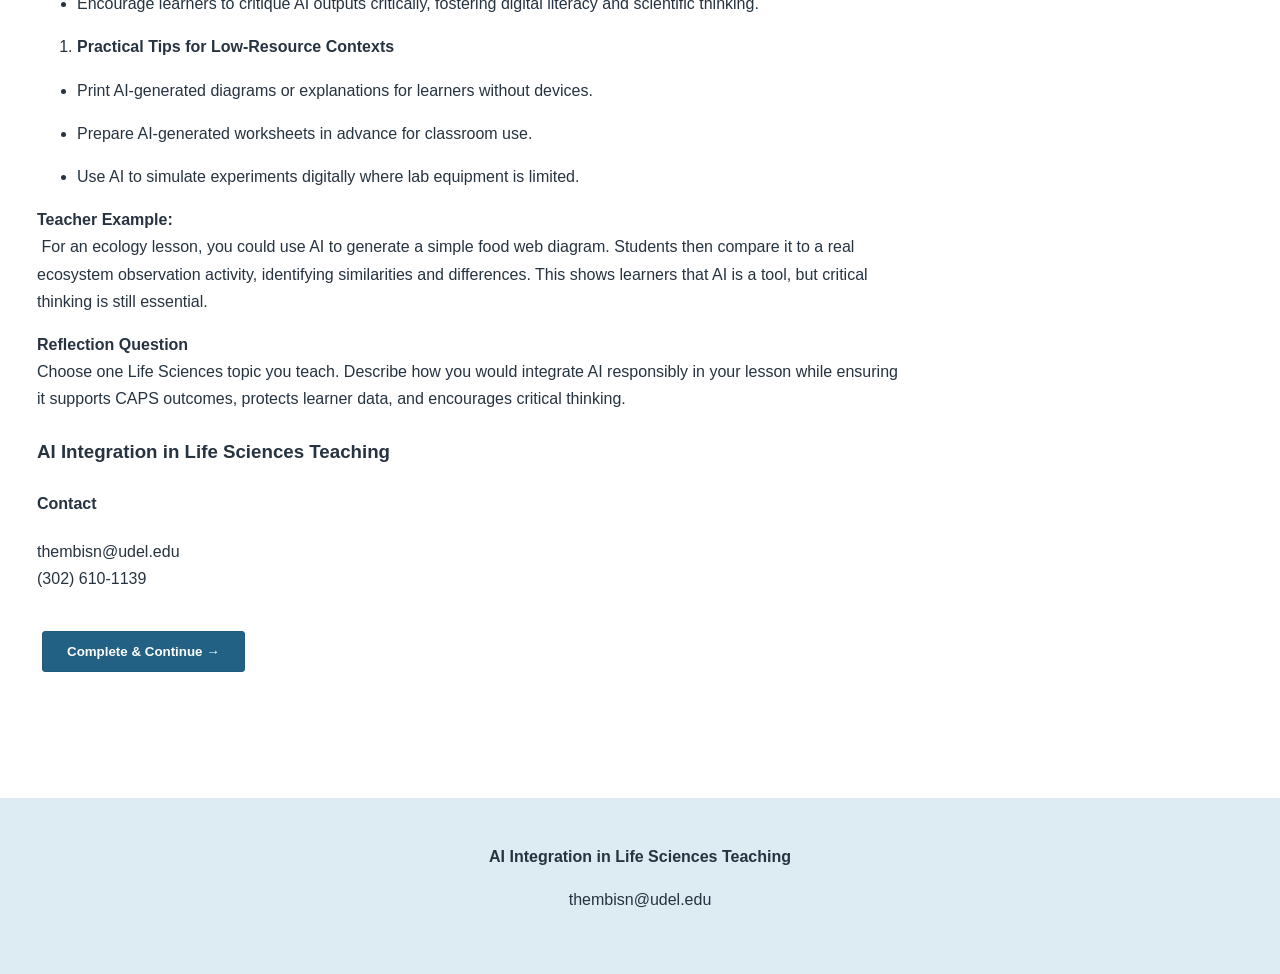
<file: module-4-lesson-2.html>
<!doctype html><html lang="en"><head><meta charset="utf-8"><meta name="viewport" content="width=device-width,initial-scale=1"><title>Lesson 2 — AI Integration in Life Sciences Teaching</title><link rel="stylesheet" href="assets/style.css"><script defer src="assets/site.js"></script></head><body><header><a class="brand" href="index.html">AI Integration in Life Sciences Teaching</a><nav><a href="index.html">Home</a><a href="course.html">Courses</a><a href="about.html">About</a><a href="contact.html">Contact</a></nav></header><main><div class="course-grid"><article class="lesson-content"><a href="course.html" class="small">← Course overview</a><h1>Lesson 2</h1><p class="small">Module 4: Responsible and Ethical AI Integration</p><p>AI is a powerful tool, but it comes with ethical considerations that teachers need to understand. In this lesson, you will learn about key ethical issues in AI, including bias, privacy, and copyright, and why it’s important to use AI responsibly in your classroom. Understanding these concepts ensures that AI becomes a safe, supportive tool rather than a risk.</p><div class="sqs-html-content" data-sqsp-text-block-content=""><p class="" style="white-space:pre-wrap;"><strong>Lesson Objectives</strong></p><p class="" style="white-space:pre-wrap;">By the end of this lesson, teachers will be able to:</p><ol data-rte-list="default"><li><p class="" style="white-space:pre-wrap;">Develop clear and practical classroom rules for AI.</p></li><li><p class="" style="white-space:pre-wrap;">Use AI responsibly while supporting CAPS Life Sciences outcomes.</p></li><li><p class="" style="white-space:pre-wrap;">Encourage learners to critically engage with AI-generated content.</p></li></ol></div>
<div class="sqs-html-content" data-sqsp-text-block-content=""><h3 style="white-space:pre-wrap;"><strong>Creating Classroom AI Guidelines</strong></h3><p class="sqsrte-large" style="white-space:pre-wrap;">Practical classroom rules help ensure AI is used safely and responsibly. Examples include:</p><ul data-rte-list="default"><li><p class="" style="white-space:pre-wrap;">“Do not share personal information when using AI tools.”</p></li><li><p class="" style="white-space:pre-wrap;">“Verify any scientific information provided by AI before using it in your work.”</p></li><li><p class="" style="white-space:pre-wrap;">“Use AI as a support tool, not a replacement for your own thinking.”</p></li><li><p class="" style="white-space:pre-wrap;">“Cite sources for any content created by AI.”</p></li></ul><p class="" style="white-space:pre-wrap;"><strong>Tips for Implementation:</strong></p><ul data-rte-list="default"><li><p class="" style="white-space:pre-wrap;">Introduce these rules at the start of the term and explain why they are important.</p></li><li><p class="" style="white-space:pre-wrap;">Model ethical AI use by showing learners how you check AI outputs and respect copyright.</p></li><li><p class="" style="white-space:pre-wrap;">Use real-life scenarios: Ask learners “What would you do if AI gives incorrect or biased information?”</p></li></ul><ol data-rte-list="default"><li><p class="" style="white-space:pre-wrap;"><strong>Integrating AI While Staying CAPS-Aligned</strong><br/> AI should support curriculum goals, not replace hands-on learning. Here’s how to align AI use with CAPS outcomes:</p></li></ol><ul data-rte-list="default"><li><p class="" style="white-space:pre-wrap;"><strong>Example: Photosynthesis (Grade 10)</strong></p><ul data-rte-list="default"><li><p class="" style="white-space:pre-wrap;">AI-generated diagram: Use it to illustrate the process of photosynthesis.</p></li><li><p class="" style="white-space:pre-wrap;">Learner activity: Students still conduct a simple classroom experiment to observe plant response to light.</p></li><li><p class="" style="white-space:pre-wrap;">Reflection: Discuss with learners any differences between AI diagrams and observed results.</p></li></ul></li><li><p class="" style="white-space:pre-wrap;"><strong>Example: Genetics (Grade 11)</strong></p><ul data-rte-list="default"><li><p class="" style="white-space:pre-wrap;">AI-generated pedigree diagrams and explanations can save preparation time.</p></li><li><p class="" style="white-space:pre-wrap;">Learners still practice constructing their own diagrams to demonstrate understanding.</p></li></ul></li></ul><p class="" style="white-space:pre-wrap;"><strong>Key Principles:</strong></p><ul data-rte-list="default"><li><p class="" style="white-space:pre-wrap;">Always cross-check AI outputs for accuracy.</p></li><li><p class="" style="white-space:pre-wrap;">Use AI to simplify complex concepts, provide alternative explanations, or generate additional practice questions.</p></li><li><p class="" style="white-space:pre-wrap;">Encourage learners to critique AI outputs critically, fostering digital literacy and scientific thinking.</p></li></ul><ol data-rte-list="default"><li><p class="" style="white-space:pre-wrap;"><strong>Practical Tips for Low-Resource Contexts</strong></p></li></ol><ul data-rte-list="default"><li><p class="" style="white-space:pre-wrap;">Print AI-generated diagrams or explanations for learners without devices.</p></li><li><p class="" style="white-space:pre-wrap;">Prepare AI-generated worksheets in advance for classroom use.</p></li><li><p class="" style="white-space:pre-wrap;">Use AI to simulate experiments digitally where lab equipment is limited.</p></li></ul><p class="" style="white-space:pre-wrap;"><strong>Teacher Example:</strong><br/> For an ecology lesson, you could use AI to generate a simple food web diagram. Students then compare it to a real ecosystem observation activity, identifying similarities and differences. This shows learners that AI is a tool, but critical thinking is still essential.</p><p class="" style="white-space:pre-wrap;"><strong>Reflection Question</strong><br/>Choose one Life Sciences topic you teach. Describe how you would integrate AI responsibly in your lesson while ensuring it supports CAPS outcomes, protects learner data, and encourages critical thinking. </p></div>
<div class="sqs-html-content" data-sqsp-text-block-content=""><h3 style="white-space:pre-wrap;">AI Integration in Life Sciences Teaching</h3></div>
<div class="sqs-html-content" data-sqsp-text-block-content=""><h4 style="white-space:pre-wrap;">Contact</h4><p class="" style="white-space:pre-wrap;">thembisn@udel.edu<br/>(302) 610-1139</p></div><p><button class="btn" data-complete="m4-l2" data-next="module-5-lesson-1.html">Complete &amp; Continue →</button></p></article><button class="toggle" type="button">Show / Hide Course Navigation</button><aside class="sidebar"><h3>Progress</h3><div class="bar"><span data-progress></span></div><p class="small">AI Integration in Life Sciences Teaching Course</p><details open><summary>Module 1: Introduction to AI · 3 Lessons</summary><a href="module-1-lesson-1.html" data-lesson="m1-l1" data-page="module-1-lesson-1.html">Lesson 1</a><a href="module-1-lesson-2.html" data-lesson="m1-l2" data-page="module-1-lesson-2.html">Lesson 2</a><a href="module-1-lesson-3.html" data-lesson="m1-l3" data-page="module-1-lesson-3.html">Lesson 3</a></details><details open><summary>Module 2: AI Tools for Life Sciences Teaching · 2 Lessons</summary><a href="module-2-lesson-1.html" data-lesson="m2-l1" data-page="module-2-lesson-1.html">Lesson 1</a><a href="module-2-lesson-2.html" data-lesson="m2-l2" data-page="module-2-lesson-2.html">Lesson 2</a></details><details open><summary>Module 3: Designing AI-Enhanced Lessons (Using TPACK &amp; UDL Simply) · 2 Lessons</summary><a href="module-3-lesson-1.html" data-lesson="m3-l1" data-page="module-3-lesson-1.html">Lesson 1</a><a href="module-3-lesson-2.html" data-lesson="m3-l2" data-page="module-3-lesson-2.html">Lesson 2</a></details><details open><summary>Module 4: Responsible and Ethical AI Integration · 2 Lessons</summary><a href="module-4-lesson-1.html" data-lesson="m4-l1" data-page="module-4-lesson-1.html">Lesson 1</a><a href="module-4-lesson-2.html" data-lesson="m4-l2" class="active" data-page="module-4-lesson-2.html">Lesson 2</a></details><details open><summary>Module 5: Final Exam · 1 Lesson</summary><a href="module-5-lesson-1.html" data-lesson="m5-l1" data-page="module-5-lesson-1.html">Take Exam</a></details></aside></div></main><footer><strong>AI Integration in Life Sciences Teaching</strong><p>thembisn@udel.edu</p></footer></body></html>
</file>
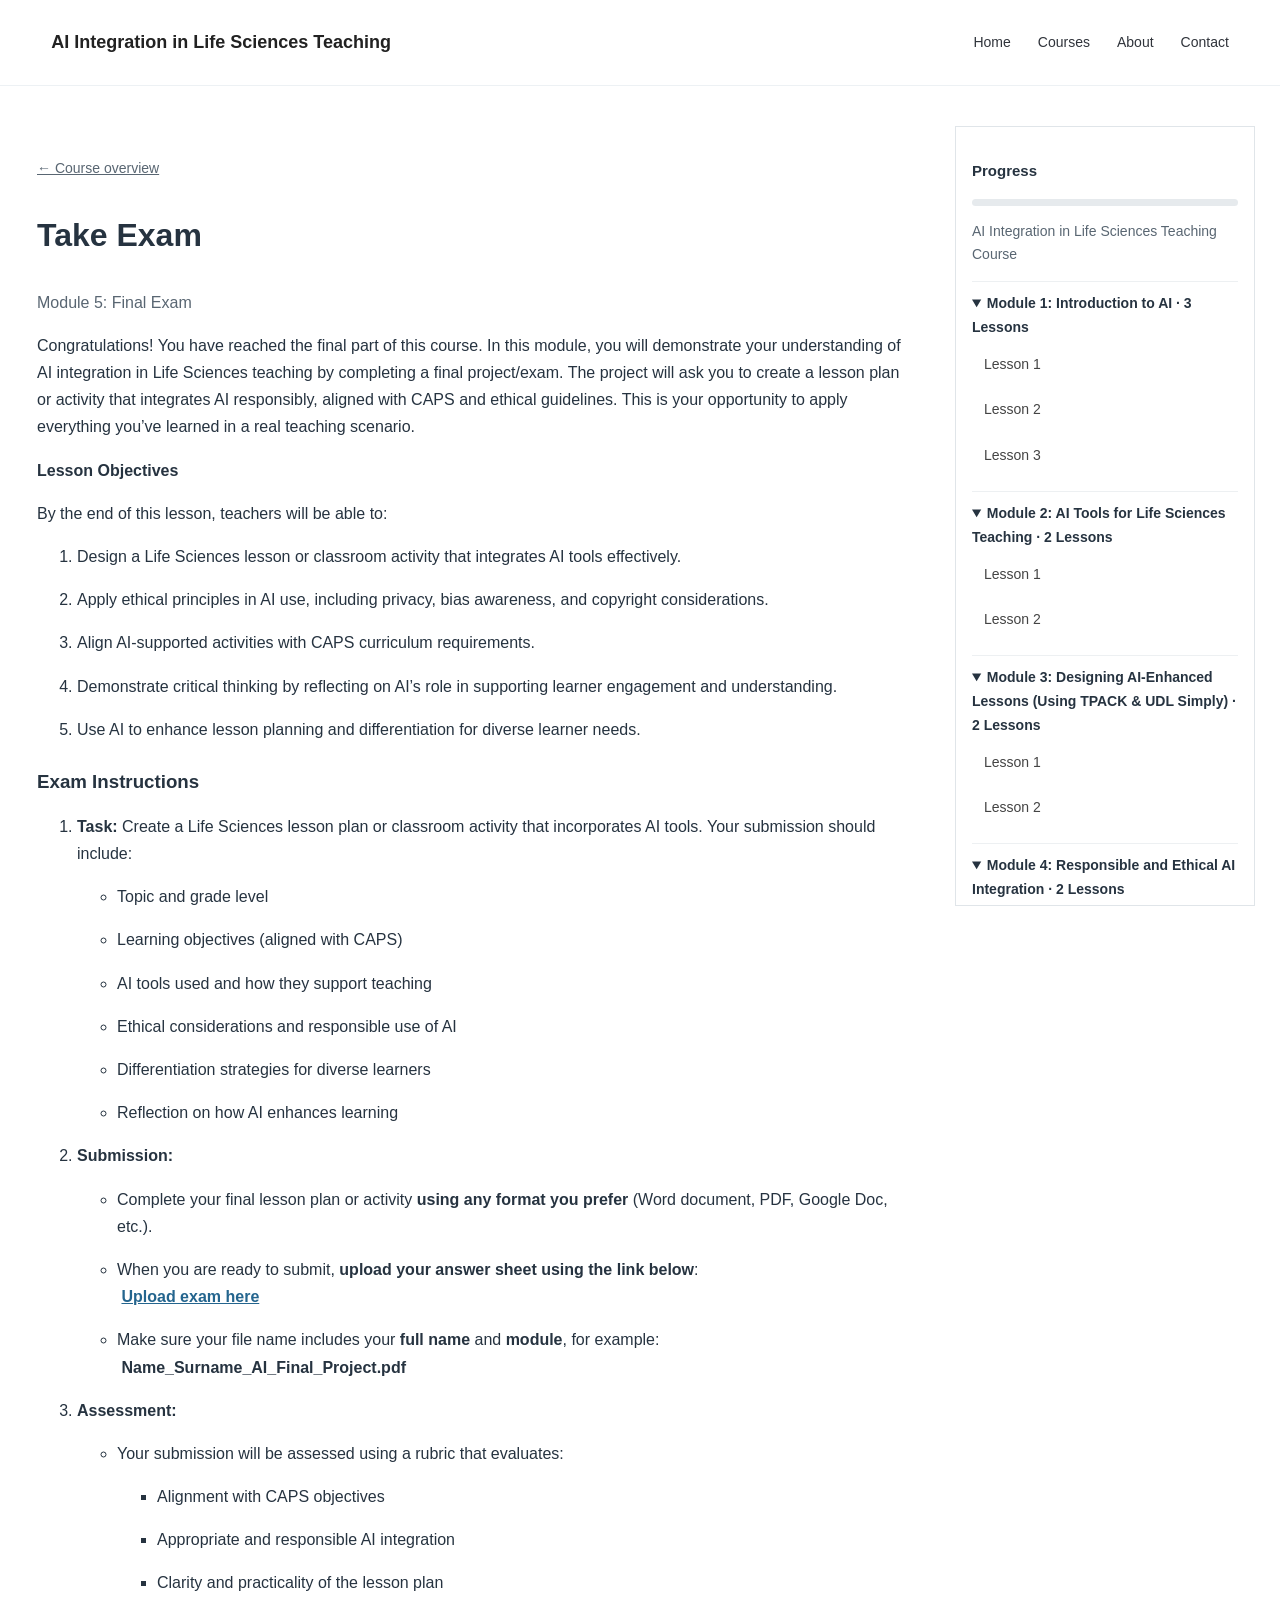
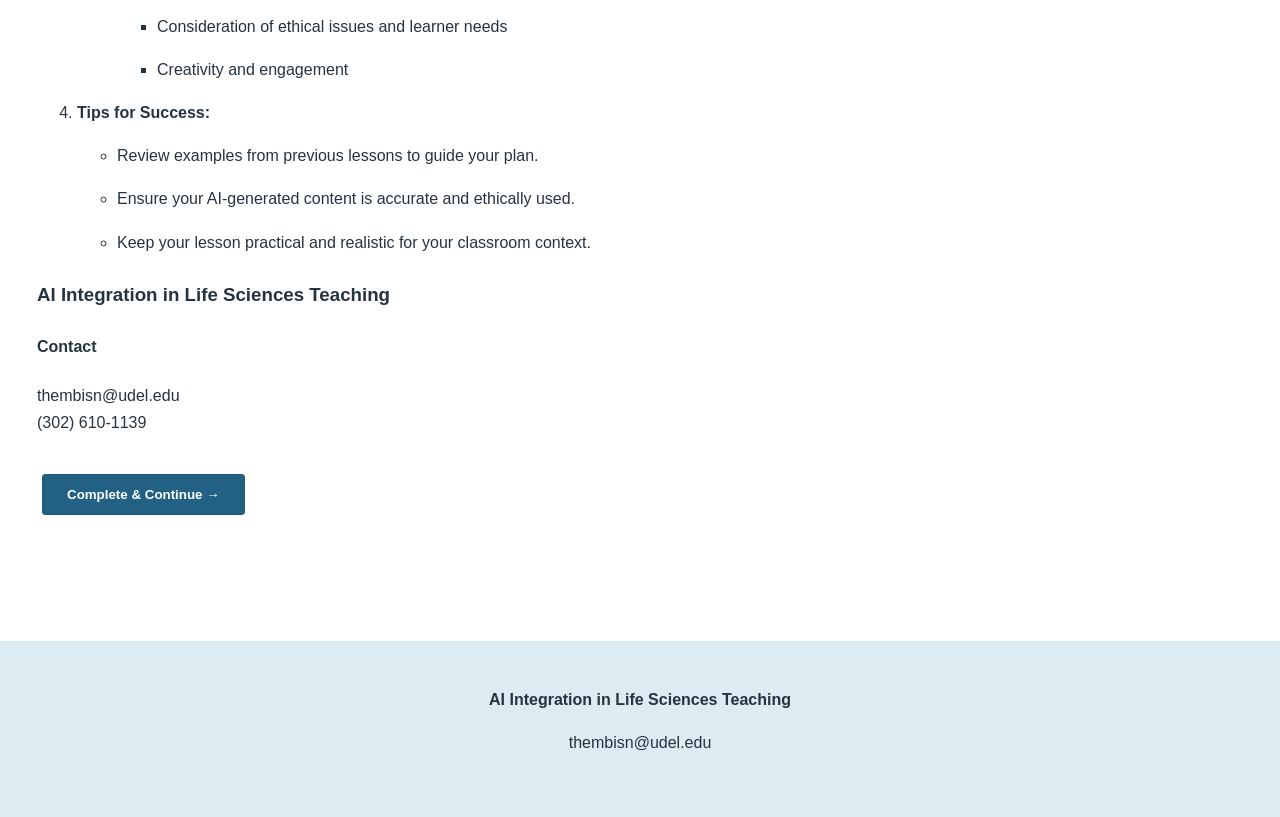
<file: module-5-lesson-1.html>
<!doctype html><html lang="en"><head><meta charset="utf-8"><meta name="viewport" content="width=device-width,initial-scale=1"><title>Take Exam — AI Integration in Life Sciences Teaching</title><link rel="stylesheet" href="assets/style.css"><script defer src="assets/site.js"></script></head><body><header><a class="brand" href="index.html">AI Integration in Life Sciences Teaching</a><nav><a href="index.html">Home</a><a href="course.html">Courses</a><a href="about.html">About</a><a href="contact.html">Contact</a></nav></header><main><div class="course-grid"><article class="lesson-content"><a href="course.html" class="small">← Course overview</a><h1>Take Exam</h1><p class="small">Module 5: Final Exam</p><p>Congratulations! You have reached the final part of this course. In this module, you will demonstrate your understanding of AI integration in Life Sciences teaching by completing a final project/exam. The project will ask you to create a lesson plan or activity that integrates AI responsibly, aligned with CAPS and ethical guidelines.  This is your opportunity to apply everything you’ve learned in a real teaching scenario.</p><div class="sqs-html-content" data-sqsp-text-block-content=""><p class="" style="white-space:pre-wrap;"><strong>Lesson Objectives</strong></p><p class="" style="white-space:pre-wrap;">By the end of this lesson, teachers will be able to:</p><ol data-rte-list="default"><li><p class="" style="white-space:pre-wrap;">Design a Life Sciences lesson or classroom activity that integrates AI tools effectively.</p></li><li><p class="" style="white-space:pre-wrap;">Apply ethical principles in AI use, including privacy, bias awareness, and copyright considerations.</p></li><li><p class="" style="white-space:pre-wrap;">Align AI-supported activities with CAPS curriculum requirements.</p></li><li><p class="" style="white-space:pre-wrap;">Demonstrate critical thinking by reflecting on AI’s role in supporting learner engagement and understanding.</p></li><li><p class="" style="white-space:pre-wrap;">Use AI to enhance lesson planning and differentiation for diverse learner needs.</p></li></ol></div>
<div class="sqs-html-content" data-sqsp-text-block-content=""><h3 style="white-space:pre-wrap;"><strong>Exam Instructions</strong></h3><ol data-rte-list="default"><li><p class="" style="white-space:pre-wrap;"><strong>Task:</strong> Create a Life Sciences lesson plan or classroom activity that incorporates AI tools. Your submission should include:</p><ul data-rte-list="default"><li><p class="" style="white-space:pre-wrap;">Topic and grade level</p></li><li><p class="" style="white-space:pre-wrap;">Learning objectives (aligned with CAPS)</p></li><li><p class="" style="white-space:pre-wrap;">AI tools used and how they support teaching</p></li><li><p class="" style="white-space:pre-wrap;">Ethical considerations and responsible use of AI</p></li><li><p class="" style="white-space:pre-wrap;">Differentiation strategies for diverse learners</p></li><li><p class="" style="white-space:pre-wrap;">Reflection on how AI enhances learning</p></li></ul></li><li><p class="" style="white-space:pre-wrap;"><strong>Submission:</strong></p><ul data-rte-list="default"><li><p class="" style="white-space:pre-wrap;">Complete your final lesson plan or activity <strong>using any format you prefer</strong> (Word document, PDF, Google Doc, etc.).</p></li><li><p class="" style="white-space:pre-wrap;">When you are ready to submit, <strong>upload your answer sheet using the link below</strong>:<br/> <a href="https://docs.google.com/forms/d/e/1FAIpQLSdAKO94K8UsS3syVix3R5bMDhkJuYXrYSgCcxb-xph33Fa_Fg/viewform?usp=publish-editor" target="_blank"><span class="sqsrte-text-color--darkAccent"><strong>Upload exam here</strong></span></a></p></li><li><p class="" style="white-space:pre-wrap;">Make sure your file name includes your <strong>full name</strong> and <strong>module</strong>, for example:<br/> <strong>Name_Surname_AI_Final_Project.pdf</strong></p></li></ul></li><li><p class="" style="white-space:pre-wrap;"><strong>Assessment:</strong></p><ul data-rte-list="default"><li><p class="" style="white-space:pre-wrap;">Your submission will be assessed using a rubric that evaluates:</p><ul data-rte-list="default"><li><p class="" style="white-space:pre-wrap;">Alignment with CAPS objectives</p></li><li><p class="" style="white-space:pre-wrap;">Appropriate and responsible AI integration</p></li><li><p class="" style="white-space:pre-wrap;">Clarity and practicality of the lesson plan</p></li><li><p class="" style="white-space:pre-wrap;">Consideration of ethical issues and learner needs</p></li><li><p class="" style="white-space:pre-wrap;">Creativity and engagement</p></li></ul></li></ul></li><li><p class="" style="white-space:pre-wrap;"><strong>Tips for Success:</strong></p><ul data-rte-list="default"><li><p class="" style="white-space:pre-wrap;">Review examples from previous lessons to guide your plan.</p></li><li><p class="" style="white-space:pre-wrap;">Ensure your AI-generated content is accurate and ethically used.</p></li><li><p class="" style="white-space:pre-wrap;">Keep your lesson practical and realistic for your classroom context.</p></li></ul></li></ol></div>
<div class="sqs-html-content" data-sqsp-text-block-content=""><h3 style="white-space:pre-wrap;">AI Integration in Life Sciences Teaching</h3></div>
<div class="sqs-html-content" data-sqsp-text-block-content=""><h4 style="white-space:pre-wrap;">Contact</h4><p class="" style="white-space:pre-wrap;">thembisn@udel.edu<br/>(302) 610-1139</p></div><p><button class="btn" data-complete="m5-l1" data-next="course.html">Complete &amp; Continue →</button></p></article><button class="toggle" type="button">Show / Hide Course Navigation</button><aside class="sidebar"><h3>Progress</h3><div class="bar"><span data-progress></span></div><p class="small">AI Integration in Life Sciences Teaching Course</p><details open><summary>Module 1: Introduction to AI · 3 Lessons</summary><a href="module-1-lesson-1.html" data-lesson="m1-l1" data-page="module-1-lesson-1.html">Lesson 1</a><a href="module-1-lesson-2.html" data-lesson="m1-l2" data-page="module-1-lesson-2.html">Lesson 2</a><a href="module-1-lesson-3.html" data-lesson="m1-l3" data-page="module-1-lesson-3.html">Lesson 3</a></details><details open><summary>Module 2: AI Tools for Life Sciences Teaching · 2 Lessons</summary><a href="module-2-lesson-1.html" data-lesson="m2-l1" data-page="module-2-lesson-1.html">Lesson 1</a><a href="module-2-lesson-2.html" data-lesson="m2-l2" data-page="module-2-lesson-2.html">Lesson 2</a></details><details open><summary>Module 3: Designing AI-Enhanced Lessons (Using TPACK &amp; UDL Simply) · 2 Lessons</summary><a href="module-3-lesson-1.html" data-lesson="m3-l1" data-page="module-3-lesson-1.html">Lesson 1</a><a href="module-3-lesson-2.html" data-lesson="m3-l2" data-page="module-3-lesson-2.html">Lesson 2</a></details><details open><summary>Module 4: Responsible and Ethical AI Integration · 2 Lessons</summary><a href="module-4-lesson-1.html" data-lesson="m4-l1" data-page="module-4-lesson-1.html">Lesson 1</a><a href="module-4-lesson-2.html" data-lesson="m4-l2" data-page="module-4-lesson-2.html">Lesson 2</a></details><details open><summary>Module 5: Final Exam · 1 Lesson</summary><a href="module-5-lesson-1.html" data-lesson="m5-l1" class="active" data-page="module-5-lesson-1.html">Take Exam</a></details></aside></div></main><footer><strong>AI Integration in Life Sciences Teaching</strong><p>thembisn@udel.edu</p></footer></body></html>
</file>
<file: assets/style.css>
:root{--blue:#d8ecf6;--deep:#22364b;--accent:#276d9a;--paper:#fff;--light:#f4f8fa}*{box-sizing:border-box}body{margin:0;color:#263340;font:16px/1.7 Roboto,Arial,sans-serif;background:white}a{color:#24658e}header{height:86px;display:flex;align-items:center;justify-content:space-between;padding:0 max(4%,calc((100vw - 1250px)/2));border-bottom:1px solid #edf1f4;background:#fff;position:sticky;top:0;z-index:20}.brand{font-weight:700;font-size:18px;line-height:1.3;text-decoration:none;color:#222;max-width:340px}header nav{display:flex;gap:27px;align-items:center}nav a{text-decoration:none;color:#30343b;font-size:14px}nav a:hover{color:#257ba5}main{min-height:68vh}.hero{background:var(--blue);text-align:center;padding:100px 18px 115px}.hero h1{font-size:clamp(33px,4vw,56px);line-height:1.2;max-width:900px;margin:0 auto 28px;color:#1b2c39}.hero p{font-size:19px;max-width:800px;margin:0 auto}.section{max-width:1120px;padding:75px 22px;margin:auto}.center{text-align:center}.section h2{font-size:32px;line-height:1.25;color:#1f303f}.btn{display:inline-block;border:1px solid #225a7b;padding:12px 24px;background:#226184;color:white;text-decoration:none;margin:12px 5px;border-radius:3px;font-weight:600}.btn:hover{background:#17425d}.outline{background:transparent;color:#225a7b}.cards{display:grid;grid-template-columns:repeat(2,minmax(0,1fr));gap:22px}.card{border:1px solid #dfe5e9;border-radius:4px;padding:28px;background:white}.card h3{margin-top:0}.module{border-bottom:1px solid #dde5ec;padding:24px 0}.module h3{font-size:22px}.lesson-list a{display:block;padding:15px;border:1px solid #e2e9ee;margin:8px 0;text-decoration:none;color:#233844}.lesson-list a:hover{background:#edf7fc}.course-grid{display:grid;grid-template-columns:minmax(0,1fr) 300px;gap:35px;max-width:1280px;margin:25px auto;padding:15px 25px;align-items:start}.lesson-content{min-width:0;padding:28px 12px}.lesson-content h1{font-size:32px}.lesson-content h2,.lesson-content h3{line-height:1.35}.lesson-content p,.lesson-content li{font-size:16px}.lesson-content img{max-width:100%;height:auto}.lesson-content iframe{max-width:100%;width:100%;min-height:350px;border:0}.lesson-content .sqs-html-content{margin-bottom:26px}.sidebar{position:sticky;top:106px;max-height:calc(100vh - 120px);overflow:auto;border:1px solid #e0e5e9;padding:16px;background:#fff}.sidebar h3{font-size:15px}.sidebar details{border-top:1px solid #edf0f2;padding:10px 0}.sidebar summary{font-weight:600;font-size:14px;cursor:pointer}.sidebar a{display:block;padding:9px 12px;margin:4px 0;text-decoration:none;font-size:14px;color:#444}.sidebar a.active{background:#d9eef9;color:#134d6e;font-weight:700}.sidebar a.done::before{content:'✓ ';color:#218355}.bar{height:7px;background:#e6eaed;border-radius:10px;overflow:hidden}.bar>span{height:100%;display:block;background:#3292c2;width:0}.arrow{position:fixed;bottom:23px;left:50%;transform:translateX(-50%);border-radius:40px;background:#fff;box-shadow:0 4px 23px #2344;padding:8px 17px;font-size:29px;text-decoration:none;color:#333;z-index:10;animation:bob 2s infinite}.arrow.hidden{opacity:0;pointer-events:none}@keyframes bob{50%{transform:translate(-50%,8px)}}footer{background:#ddebf2;text-align:center;padding:45px 18px;margin-top:55px}.image{max-width:460px;width:100%;object-fit:contain}.small{font-size:14px;color:#596672}.centered-copy{max-width:860px;margin:0 auto;text-align:center}.toggle{display:none}.resource{background:#f0f7fb;padding:20px;margin:25px 0}.mobile-nav{display:none}textarea,input{border:1px solid #c9d3db;padding:12px;width:100%;font:inherit}label{display:block;margin:15px 0}button{cursor:pointer}@media(max-width:800px){header{height:auto;min-height:75px;padding:12px 17px;flex-wrap:wrap}.brand{font-size:15px}header nav{gap:12px;flex-wrap:wrap;margin-top:12px}.course-grid{display:block;padding:8px 14px}.sidebar{display:none;position:relative;top:auto;max-height:none}.sidebar.open{display:block}.toggle{display:inline-block;background:#e8f3f8;border:1px solid #a9c3d5;padding:10px;margin:12px 0}.cards{grid-template-columns:1fr}.hero{padding:85px 18px}.section{padding:45px 20px}}
</file>
